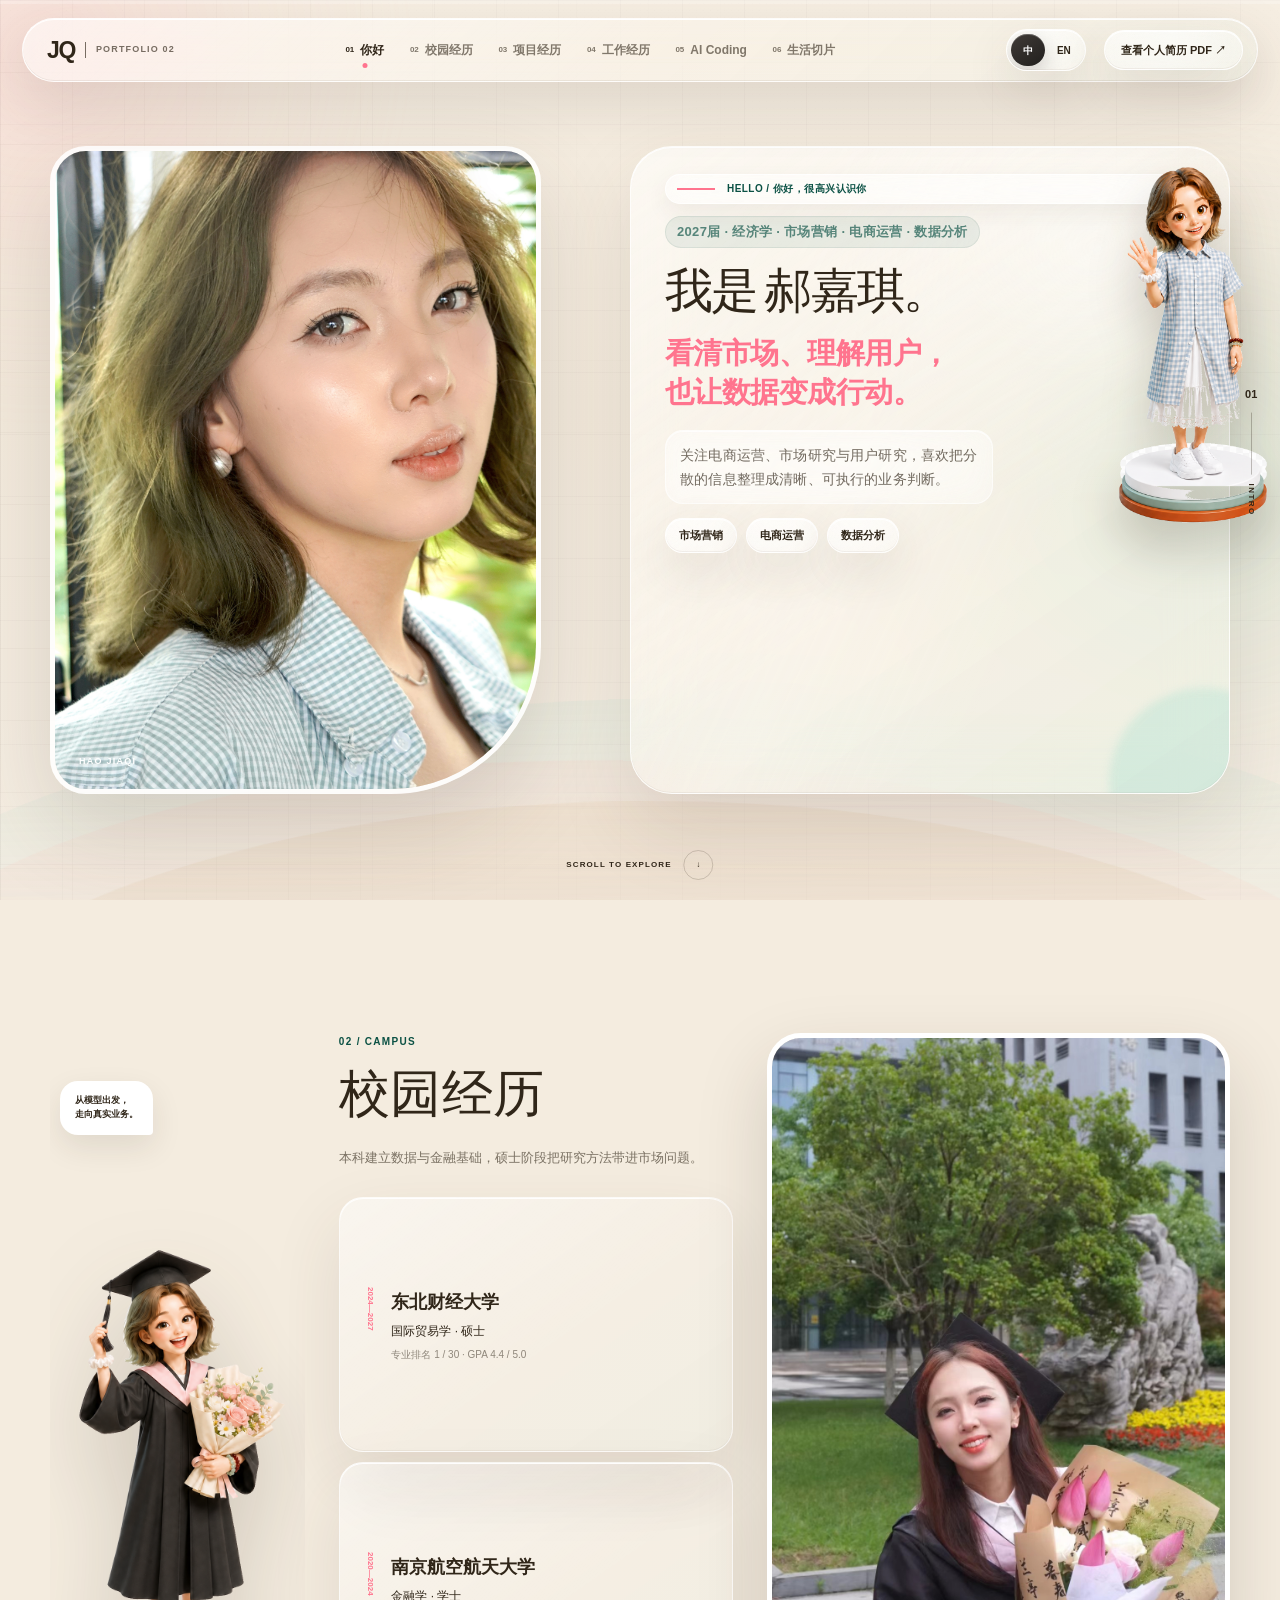
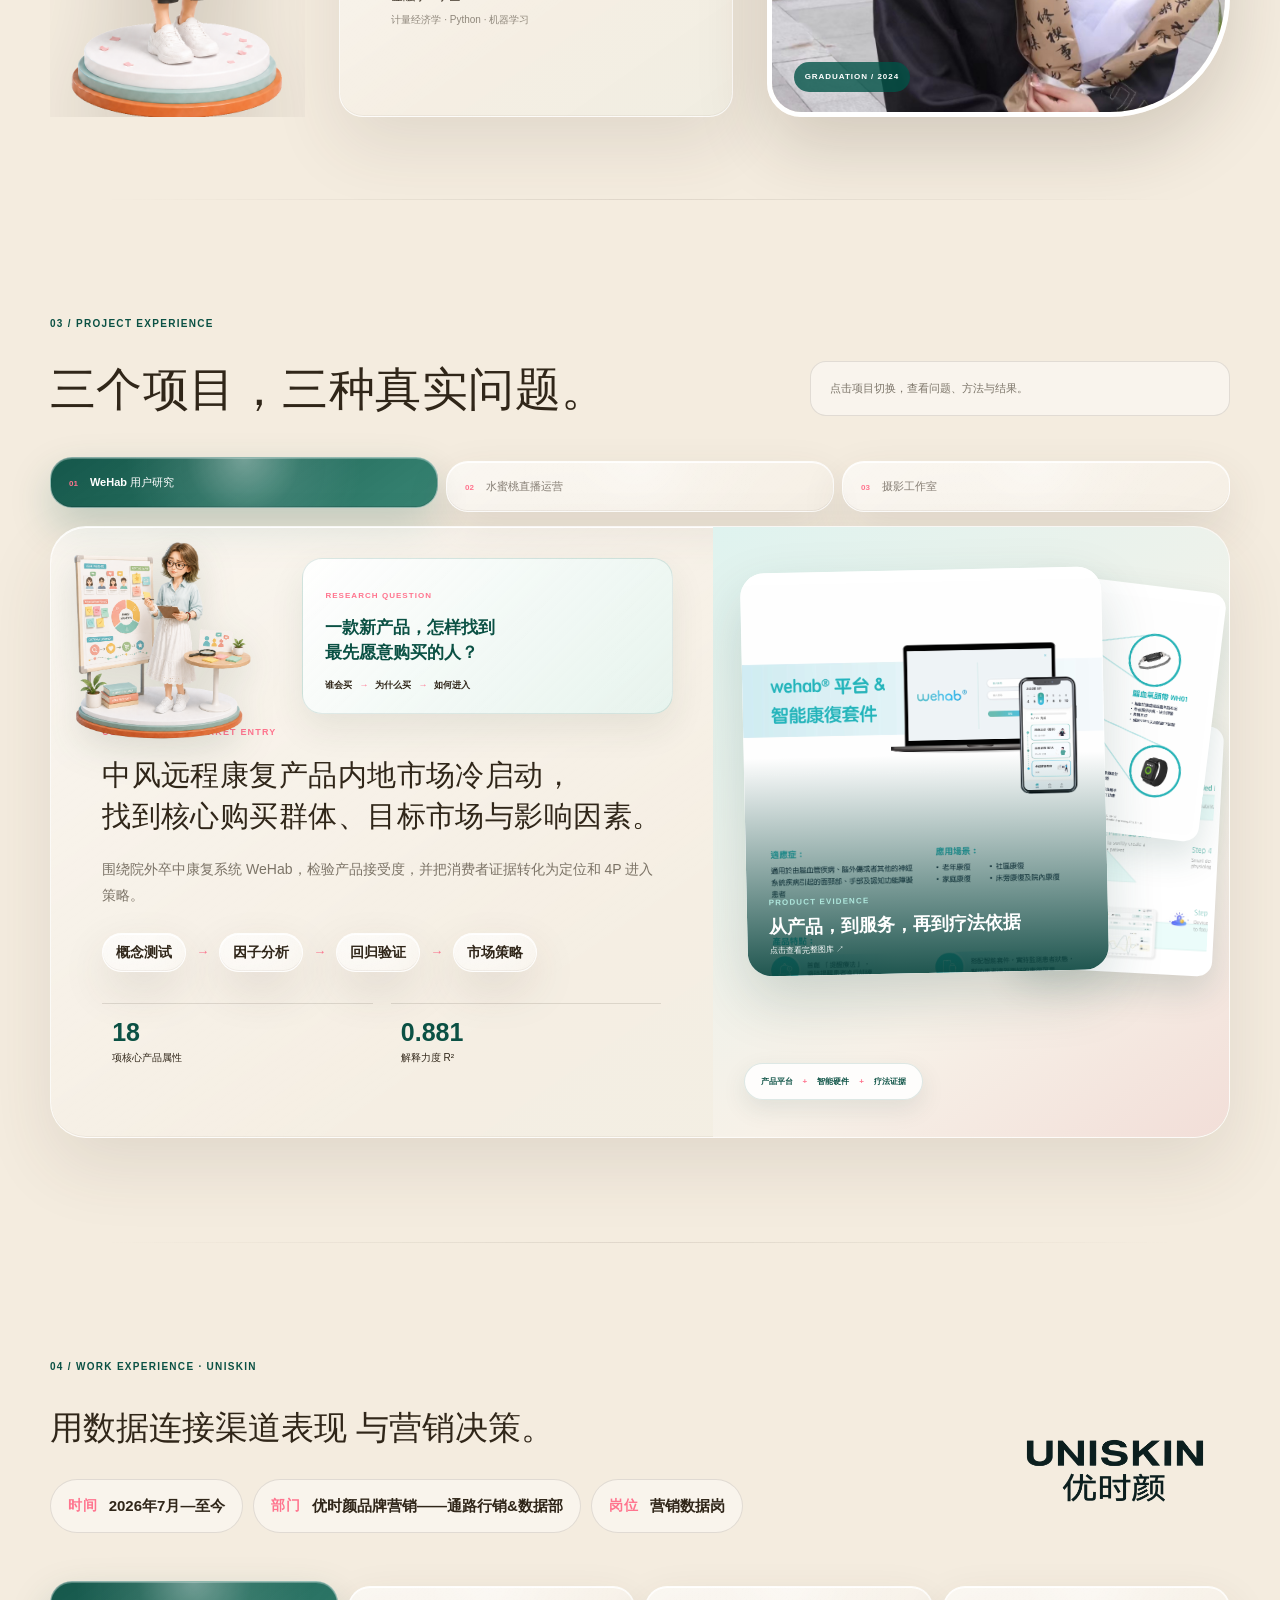
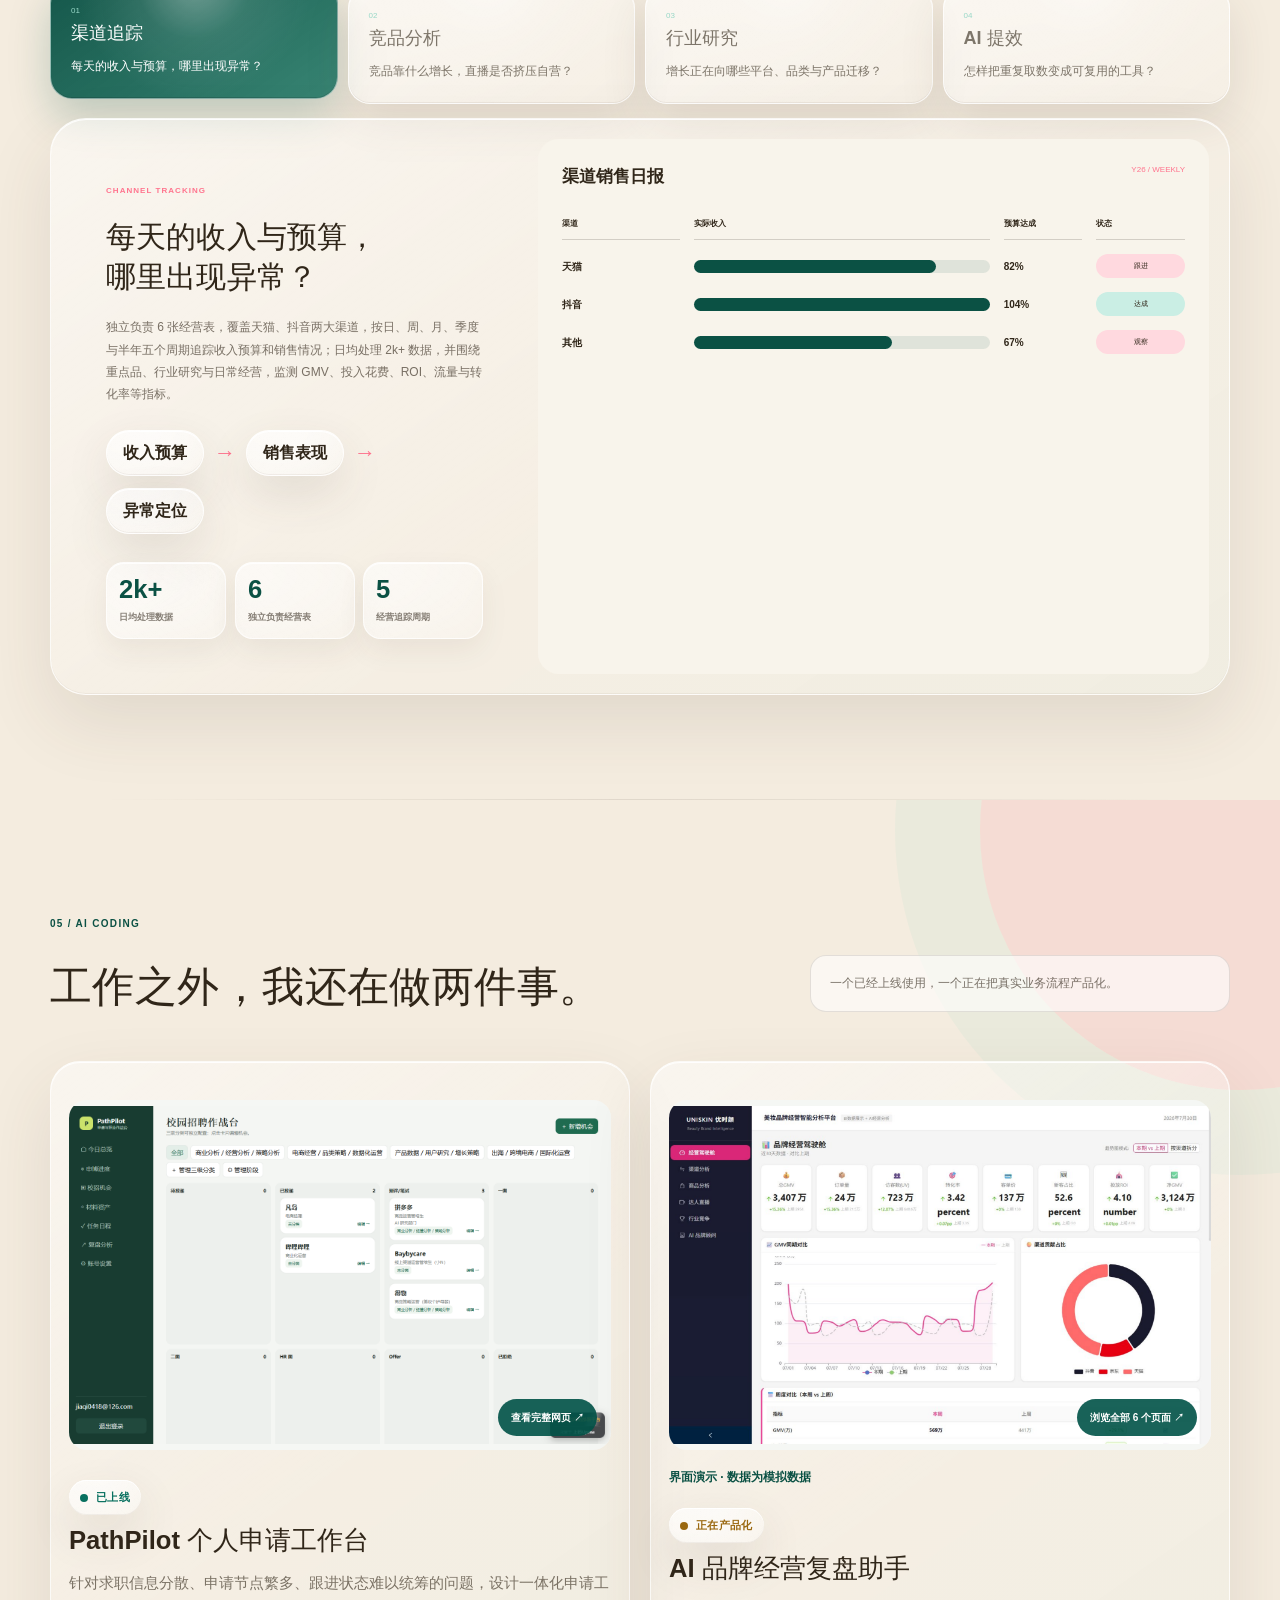
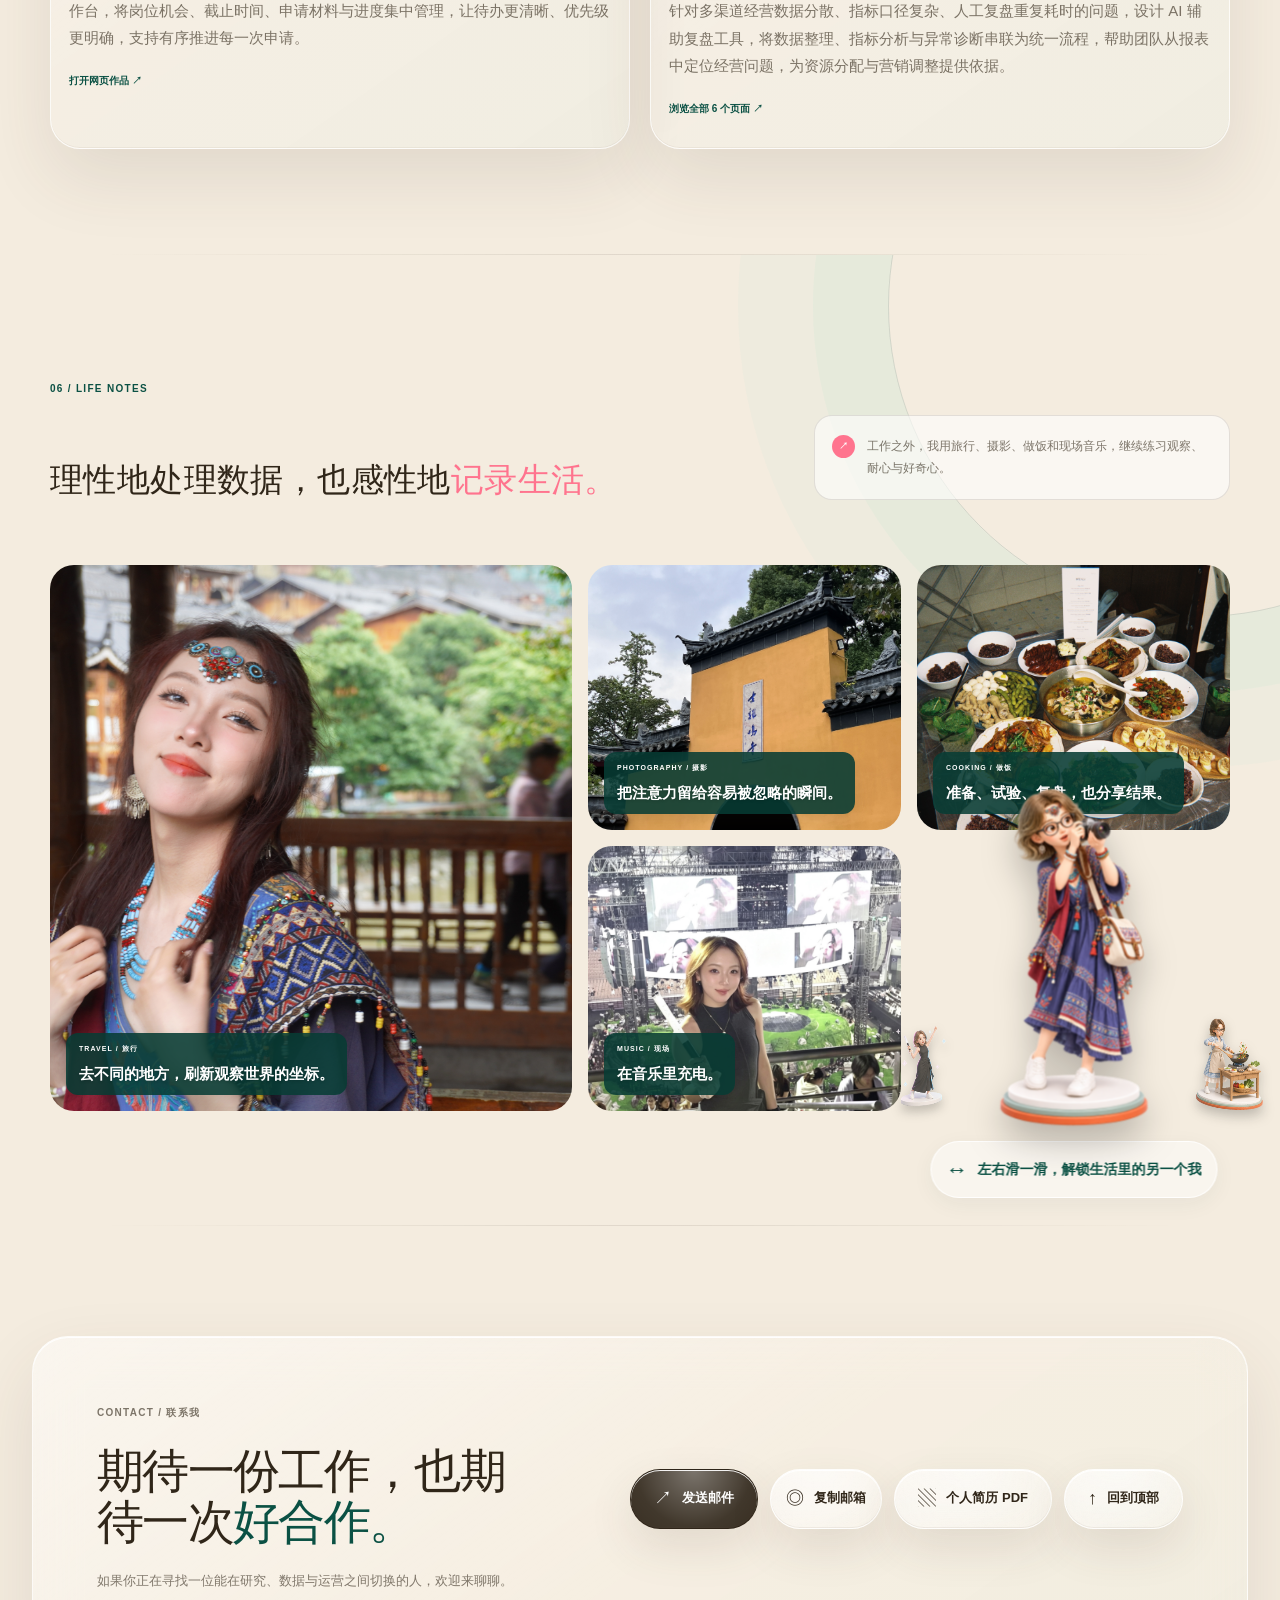
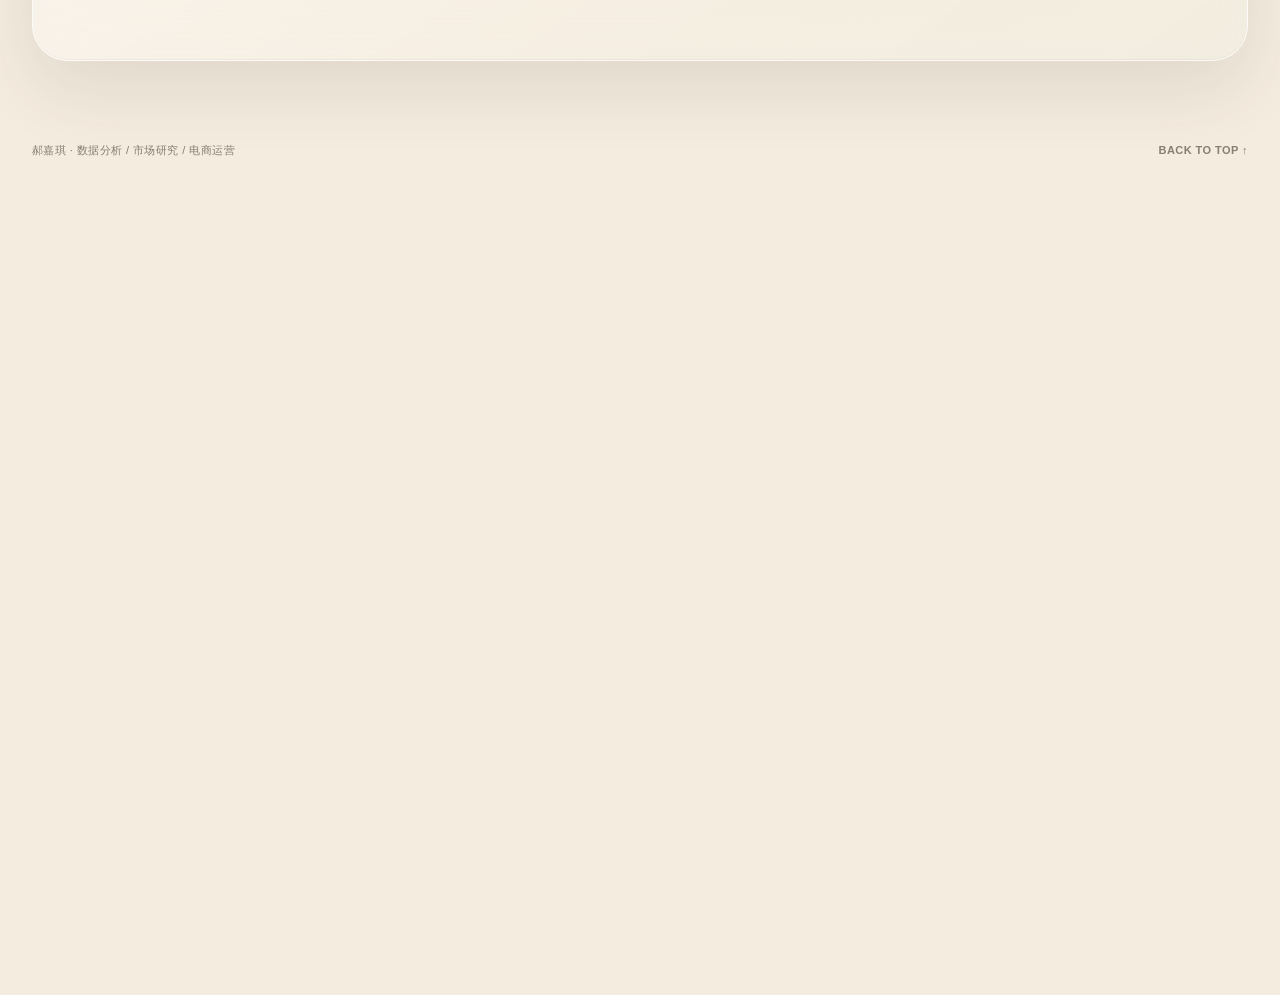
<file: index.html>
<!doctype html>
<html lang="zh-CN">
<head>
  <meta charset="utf-8">
  <meta name="viewport" content="width=device-width, initial-scale=1">
  <meta name="description" content="郝嘉琪的个人主页第二版：数据拆解、市场分析与用户洞察。">
  <title>郝嘉琪｜Portfolio 02</title>
  <link rel="stylesheet" href="styles.css">
</head>
<body>
  <div class="reading-progress" aria-hidden="true"><i></i></div>
  <div class="site-atmosphere" aria-hidden="true">
    <span class="atmosphere-glow glow-rose"></span>
    <span class="atmosphere-glow glow-mint"></span>
    <span class="atmosphere-dune dune-back"></span>
    <span class="atmosphere-dune dune-middle"></span>
    <span class="atmosphere-dune dune-front"></span>
    <span class="atmosphere-grain"></span>
  </div>

  <header class="site-header">
    <a class="brand" href="#intro" aria-label="返回首页">
      <b>JQ</b><span>PORTFOLIO 02</span>
    </a>
    <nav aria-label="页面导航">
      <a href="#intro" class="is-active"><i>01</i>你好</a>
      <a href="#campus"><i>02</i>校园经历</a>
      <a href="#projects"><i>03</i>项目经历</a>
      <a href="#work"><i>04</i>工作经历</a>
      <a href="#lab"><i>05</i>AI Coding</a>
      <a href="#life"><i>06</i>生活切片</a>
    </nav>
    <button class="language-switch" type="button" data-language-switch aria-label="切换到英文">
      <span data-language-option="zh" class="is-active">中</span><span data-language-option="en">EN</span>
    </button>
    <a class="version-link" href="assets/郝嘉琪简历_27届校招.pdf" target="_blank" rel="noreferrer">查看个人简历 PDF ↗</a>
    <button class="menu-toggle" type="button" aria-label="打开导航" aria-expanded="false"><span></span><span></span></button>
  </header>

  <main>
    <section class="scene hero" id="intro" data-scene="01">
      <div class="hero-grid scene-shell">
        <figure class="portrait-card reveal-from-left" data-tilt>
          <img src="assets/portrait-original.jpg" alt="郝嘉琪个人照片">
          <figcaption><span>HAO JIAQI</span><span>2026</span></figcaption>
        </figure>

        <div class="hero-copy hero-glass-card reveal-from-right">
          <p class="eyebrow">HELLO / 你好，很高兴认识你</p>
          <p class="hero-meta">2027届 · 经济学 · 市场营销 · 电商运营 · 数据分析</p>
          <h1><span>我是</span><em>郝嘉琪。</em></h1>
          <p class="hero-statement">看清市场、理解用户，<br>也让数据变成行动。</p>
          <p class="hero-lead">关注电商运营、市场研究与用户研究，喜欢把分散的信息整理成清晰、可执行的业务判断。</p>
          <div class="role-row" aria-label="个人方向">
            <span>市场营销</span><span>电商运营</span><span>数据分析</span>
          </div>
        </div>

        <button class="greeting-character" type="button" aria-label="点击打招呼" data-greeting>
          <img src="assets/greeting-fixed-base-transparent-v5.png" alt="郝嘉琪挥手说嗨的三维卡通形象">
          <span class="greeting-bubble" aria-live="polite">Hi，欢迎来认识我！</span>
        </button>
      </div>
      <div class="scene-index" aria-hidden="true"><span>01</span><i></i><b>INTRO</b></div>
      <a class="scroll-hint" href="#campus"><span>SCROLL TO EXPLORE</span><i>↓</i></a>
    </section>

    <section class="scene new-campus" id="campus" data-scene="02">
      <div class="scene-shell campus-layout reveal-up">
        <div class="campus-mascot"><img src="assets/graduation-mascot.png" alt="毕业主题三维卡通形象"><span>从模型出发，<br>走向真实业务。</span></div>
        <div class="campus-copy"><p class="eyebrow">02 / CAMPUS</p><h2>校园经历</h2><p>本科建立数据与金融基础，硕士阶段把研究方法带进市场问题。</p><div class="campus-degrees"><article><time>2024—2027</time><b>东北财经大学</b><span>国际贸易学 · 硕士</span><small>专业排名 1 / 30 · GPA 4.4 / 5.0</small></article><article><time>2020—2024</time><b>南京航空航天大学</b><span>金融学 · 学士</span><small>计量经济学 · Python · 机器学习</small></article></div></div>
        <figure class="campus-photo"><img src="assets/graduation.jpg" alt="郝嘉琪本科毕业照"><figcaption>GRADUATION / 2024</figcaption></figure>
      </div>
    </section>

    <section class="scene experience-section projects-section" id="projects" data-scene="03">
      <div class="scene-shell experience-shell">
        <header class="experience-heading reveal-up"><p class="eyebrow">03 / PROJECT EXPERIENCE</p><h2>三个项目，三种真实问题。</h2><span>点击项目切换，查看问题、方法与结果。</span></header>
        <div class="experience-tabs reveal-up" role="tablist" data-exp-tabs="projects"><button class="is-active" data-exp="project-wehab"><i>01</i>WeHab 用户研究</button><button data-exp="project-peach"><i>02</i>水蜜桃直播运营</button><button data-exp="project-studio"><i>03</i>摄影工作室</button></div>
        <div class="experience-panels reveal-up" data-exp-panels="projects">
          <article class="experience-panel is-active" id="project-wehab"><div class="exp-copy wehab-copy"><img class="wehab-copy-mascot" src="assets/ability-market-user-research.png" alt="用户研究三维卡通场景"><div class="wehab-question-card"><small>RESEARCH QUESTION</small><b>一款新产品，怎样找到<br>最先愿意购买的人？</b><div><span>谁会买</span><i>→</i><span>为什么买</span><i>→</i><span>如何进入</span></div></div><small>USER INSIGHT · MARKET ENTRY</small><h3 class="wehab-title"><span>中风远程康复产品内地市场冷启动，</span><span>找到核心购买群体、目标市场与影响因素。</span></h3><p>围绕院外卒中康复系统 WeHab，检验产品接受度，并把消费者证据转化为定位和 4P 进入策略。</p><div class="exp-route"><span>概念测试</span><i>→</i><span>因子分析</span><i>→</i><span>回归验证</span><i>→</i><span>市场策略</span></div><ul class="wehab-metrics"><li><b>18</b> 项核心产品属性</li><li><b>0.881</b> 解释力度 R²</li></ul></div><div class="exp-visual wehab-visual wehab-wall"><button class="wehab-feature" type="button" data-wehab-open aria-label="打开 WeHab 产品与研究图库"><img src="assets/wehab-platform.png" alt="WeHab 智慧康复平台与产品套装"><span><small>PRODUCT EVIDENCE</small><b>从产品，到服务，再到疗法依据</b><em>点击查看完整图库 ↗</em></span></button><div class="wehab-stack" aria-hidden="true"><img src="assets/wehab-hardware.png" alt=""><img src="assets/wehab-workflow.png" alt=""></div><div class="wehab-proof"><span>产品平台</span><i>+</i><span>智能硬件</span><i>+</i><span>疗法证据</span></div></div></article>
          <article class="experience-panel" id="project-peach" hidden><div class="exp-copy project-story-copy"><img class="project-story-image" src="assets/data-analysis.png" alt="电商增长指标分析与商业化运营场景"><div class="wehab-question-card project-question-card"><small>CORE QUESTION</small><b>一场电商直播，怎样真正<br>产出可复用的增长方法？</b><div><span>拆节点</span><i>→</i><span>调策略</span><i>→</i><span>沉淀方法</span></div></div><small>LIVE COMMERCE · RURAL REVITALIZATION</small><h3>从田间调研到直播推广，把一次暑期实践做成可复盘的电商助农项目。</h3><p>线下走访水蜜桃与葡萄基地，梳理农产品和村民的电商需求；线上拆分直播节点，持续调整选品、讲解脚本和互动节奏。</p><div class="exp-route"><span>田间调研</span><i>→</i><span>电商科普</span><i>→</i><span>直播推广</span><i>→</i><span>媒体传播</span></div><ul><li><b>≈20%</b> 单场 GMV 提升</li><li><b>6w+</b> 直播点赞</li><li><b>6+</b> 校内外媒体报道</li></ul></div><div class="exp-visual peach-visual media-wall"><button class="media-feature" type="button" data-media-open aria-label="打开电商助农项目报道合集"><img src="assets/peach-media-toutiao.png" alt="今日头条电商助农项目报道"><span><small>MEDIA ARCHIVE</small><b>电商助农项目报道合集</b><em>点击展开 6 篇报道 ↗</em></span></button><div class="media-stack" aria-hidden="true"><img src="assets/peach-media-tv.png" alt=""><img src="assets/peach-media-haimen.png" alt=""><img src="assets/peach-media-campus.png" alt=""></div><div class="media-strip"><span>田间调研</span><i>→</i><span>直播推广</span><i>→</i><span>媒体报道</span></div></div></article>
          <article class="experience-panel" id="project-studio" hidden><div class="exp-copy project-story-copy"><div class="studio-brand-animation" aria-label="奇奇妙妙摄影动态标识"><span class="studio-spark spark-one">✦</span><span class="studio-spark spark-two">✦</span><div class="studio-print print-one"></div><div class="studio-print print-two"></div><div class="studio-camera"><i></i><b></b><em></em></div><strong>奇奇妙妙摄影</strong><small>QIQIMIAOMIAO STUDIO</small></div><div class="wehab-question-card project-question-card"><small>CORE QUESTION</small><b>一次商业拍摄，怎样从创意<br>走到稳定交付与持续合作？</b><div><span>定方案</span><i>→</i><span>做拍摄</span><i>→</i><span>促复购</span></div></div><small>CONTENT STRATEGY · DELIVERY</small><h3>让内容不只好看，也能推动一次真实合作落地。</h3><p>围绕垂类账号做竞品、受众与场景分析，把选题判断转化为拍摄方案、内容交付和客户沟通。</p><div class="exp-route"><span>竞品观察</span><i>→</i><span>选题设计</span><i>→</i><span>拍摄执行</span><i>→</i><span>内容复盘</span></div><ul><li><b>150+</b> 垂类内容项目</li><li><b>10+</b> 场拍摄落地</li><li><b>4 年</b> 持续参与</li></ul></div><div class="exp-visual studio-visual"><div class="photo-stack studio-photo-stack"><figure><img src="assets/qiqumiao-studio-classroom.jpg" alt="教室青春主题多人摄影作品"><figcaption><small>QI QI MIAO MIAO STUDIO</small><b>校园写真 · 把青春留在镜头里</b></figcaption></figure><img src="assets/qiqumiao-studio-graduation-v2.png" alt="毕业季抛帽双人摄影作品"></div></div></article>
        </div>
      </div>
    </section>

    <section class="scene experience-section work-section" id="work" data-scene="04">
      <div class="scene-shell experience-shell">
        <header class="experience-heading light work-experience-heading reveal-up">
          <p class="eyebrow">04 / WORK EXPERIENCE · UNISKIN</p>
          <div class="internship-overview">
            <h2><span>用数据连接渠道表现</span><span>与营销决策。</span></h2>
            <dl>
              <div><dt>时间</dt><dd>2026年7月—至今</dd></div>
              <div><dt>部门</dt><dd>优时颜品牌营销——通路行销&amp;数据部</dd></div>
              <div><dt>岗位</dt><dd>营销数据岗</dd></div>
            </dl>
          </div>
          <div class="uniskin-brand-mark"><img src="assets/uniskin-logo-transparent-hd.png" alt="UNISKIN 优时颜 Logo"></div>
        </header>
        <div class="work-nav reveal-up" role="tablist" data-exp-tabs="work"><button class="is-active" data-exp="work-channel"><i>01</i><b>渠道追踪</b><span>每天的收入与预算，哪里出现异常？</span></button><button data-exp="work-competitor"><i>02</i><b>竞品分析</b><span>竞品靠什么增长，直播是否挤压自营？</span></button><button data-exp="work-industry"><i>03</i><b>行业研究</b><span>增长正在向哪些平台、品类与产品迁移？</span></button><button data-exp="work-ai"><i>04</i><b>AI 提效</b><span>怎样把重复取数变成可复用的工具？</span></button></div>
        <div class="work-panels reveal-up" data-exp-panels="work">
          <article class="work-panel is-active" id="work-channel"><div class="work-copy"><small>CHANNEL TRACKING</small><h3>每天的收入与预算，哪里出现异常？</h3><p>独立负责 6 张经营表，覆盖天猫、抖音两大渠道，按日、周、月、季度与半年五个周期追踪收入预算和销售情况；日均处理 2k+ 数据，并围绕重点品、行业研究与日常经营，监测 GMV、投入花费、ROI、流量与转化率等指标。</p><div><span>收入预算</span><i>→</i><span>销售表现</span><i>→</i><span>异常定位</span></div><ul class="work-stats"><li><b data-count="2000" data-suffix="+" data-compact="true">0</b><span>日均处理数据</span></li><li><b data-count="6">0</b><span>独立负责经营表</span></li><li><b data-count="5">0</b><span>经营追踪周期</span></li></ul></div><div class="sheet-mock channel-sheet"><header><b>渠道销售日报</b><span>Y26 / WEEKLY</span></header><section><span>渠道</span><span>实际收入</span><span>预算达成</span><span>状态</span><b>天猫</b><i style="--w:82%"></i><em>82%</em><small>跟进</small><b>抖音</b><i style="--w:104%"></i><em>104%</em><small class="ok">达成</small><b>其他</b><i style="--w:67%"></i><em>67%</em><small>观察</small></section></div></article>
          <article class="work-panel" id="work-competitor" hidden><div class="work-copy"><small>COMPETITOR STUDY</small><h3>竞品靠什么增长，直播是否挤压自营？</h3><p>固定追踪洁面、眼霜、面霜与防晒四类重点产品，在天猫、抖音覆盖 20+ 品牌；一方面拆解增长趋势、上新节奏与营销动作，另一方面对照天猫整体、自营与李佳琦直播口径，判断直播节点对品牌自营的真实影响。</p><div><span>重点产品</span><i>→</i><span>营销动作</span><i>→</i><span>渠道影响</span></div><ul class="work-stats"><li><b data-count="4">0</b><span>重点产品品类</span></li><li><b data-count="20" data-suffix="+">0</b><span>持续追踪品牌</span></li><li><b data-count="2">0</b><span>覆盖电商平台</span></li></ul></div><div class="competitor-board"><span><b>HBN</b><strong>−85.0%</strong><small>节点性迁移</small></span><span><b>至简</b><strong>+124.9%</strong><small>并非稳定挤压</small></span><span><b>芙丽芳丝</b><strong>+68.8%</strong><small>需求增量</small></span><svg viewBox="0 0 500 150"><path d="M20 122 C95 118 105 32 178 77 S288 126 330 55 S420 30 480 18"/></svg></div></article>
          <article class="work-panel" id="work-industry" hidden><div class="work-copy"><small>INDUSTRY RESEARCH</small><h3>增长正在向哪些平台、品类与产品迁移？</h3><p>围绕 GMV 与 ROI 两个核心结果，整合天猫与抖音行业数据，从平台、细分品类、品牌、产品和 Top 榜单逐层拆解；覆盖 8 个护肤细分品类，并将研究结论沉淀为 3 份专题分析。</p><div><span>GMV / ROI</span><i>→</i><span>平台与品类</span><i>→</i><span>品牌与产品</span></div><ul class="work-stats"><li><b data-count="3">0</b><span>专题分析</span></li><li><b data-count="8">0</b><span>护肤细分品类</span></li><li><b data-count="2">0</b><span>覆盖电商平台</span></li></ul></div><div class="industry-map"><span class="total"><small>淘抖整体</small><b>+9.9%</b></span><span class="tmall"><small>淘宝 GMV</small><b>−8.6%</b></span><span class="douyin"><small>抖音 GMV</small><b>+21.1%</b></span><div><i style="--s:38%">洁面</i><i style="--s:54%">化妆水</i><i style="--s:72%">精华</i></div></div></article>
          <article class="work-panel" id="work-ai" hidden><div class="work-copy"><small>AI EFFICIENCY</small><h3>怎样把重复取数变成可复用的工具？</h3><p>从 0 到 1 搭建直播间产品经营分析工具，将 Excel 拖拽上传、字段自动映射、6 类品类识别、跨周期筛选与结果导出固化为标准流程，把单日报处理从约 1 小时缩短到约 0.4 小时。</p><div><span>原始底表</span><i>→</i><span>自动处理</span><i>→</i><span>复用工具</span></div><ul class="work-stats"><li><b data-count="60" data-suffix="%">0</b><span>单日报处理提效</span></li><li><b data-count="6">0</b><span>自动识别品类</span></li><li><b data-count="3">0</b><span>GMV 异常识别反馈</span></li></ul></div><a class="work-dashboard" href="assets/gmv-top30-dashboard.html" target="_blank"><img src="assets/gmv-preview.png" alt="李佳琦直播GMV Top30看板"><span>打开网页作品 ↗</span></a></article>
        </div>
      </div>
    </section>

    <section class="scene new-lab" id="lab" data-scene="05">
      <div class="scene-shell lab-shell">
        <header class="experience-heading light reveal-up"><p class="eyebrow">05 / AI CODING</p><h2>工作之外，我还在做两件事。</h2><span>一个已经上线使用，一个正在把真实业务流程产品化。</span></header>
        <div class="lab-grid reveal-up">
          <article>
            <a class="lab-preview-full" href="assets/PathPilot.html" target="_blank"><img src="assets/pathpilot-full-preview.png" alt="PathPilot个人申请工作台完整网页"><span>查看完整网页 ↗</span></a>
            <small class="product-status is-live"><i></i>已上线</small>
            <h3>PathPilot 个人申请工作台</h3>
            <p>针对求职信息分散、申请节点繁多、跟进状态难以统筹的问题，设计一体化申请工作台，将岗位机会、截止时间、申请材料与进度集中管理，让待办更清晰、优先级更明确，支持有序推进每一次申请。</p>
            <a href="assets/PathPilot.html" target="_blank">打开网页作品 ↗</a>
          </article>
          <article class="brand-review-card">
            <a class="lab-preview-full" href="assets/brand-review-screen-1.png" data-review-open><img src="assets/brand-review-web-preview.png" alt="AI品牌经营复盘助手开发阶段网页界面，模拟数据演示"><span>浏览全部 6 个页面 ↗</span></a>
            <small class="demo-data-note">界面演示 · 数据为模拟数据</small>
            <small class="product-status is-building"><i></i>正在产品化</small>
            <h3>AI 品牌经营复盘助手</h3>
            <p>针对多渠道经营数据分散、指标口径复杂、人工复盘重复耗时的问题，设计 AI 辅助复盘工具，将数据整理、指标分析与异常诊断串联为统一流程，帮助团队从报表中定位经营问题，为资源分配与营销调整提供依据。</p>
            <a href="assets/brand-review-screen-1.png" data-review-open>浏览全部 6 个页面 ↗</a>
          </article>
        </div>
      </div>
    </section>

    <section class="scene method" id="method" data-scene="02">
      <div class="method-orbit one" aria-hidden="true"></div>
      <div class="method-orbit two" aria-hidden="true"></div>
      <div class="method-grid scene-shell">
        <div class="method-visual reveal-from-left">
          <span class="visual-note top">WHAT HAPPENED?</span>
          <img src="assets/data-analysis.png" alt="郝嘉琪进行数据分析的三维卡通形象">
          <span class="visual-note bottom">WHAT SHOULD WE DO?</span>
        </div>

        <div class="method-copy reveal-from-right">
          <p class="eyebrow light">02 / HOW I THINK</p>
          <h2>不止整合数据，<br>更解释数据背后的<br><em>用户与市场。</em></h2>
          <p>我习惯先还原问题，再选择指标和方法。数据负责描述变化，市场帮助定位机会，用户则解释变化为什么发生。</p>
          <ol class="method-steps">
            <li><span>01</span><div><b>整理</b><small>统一口径，让信息可以比较</small></div></li>
            <li><span>02</span><div><b>拆解</b><small>沿渠道、人群与场景寻找变量</small></div></li>
            <li><span>03</span><div><b>行动</b><small>把判断翻译成下一步方案</small></div></li>
          </ol>
        </div>
      </div>
      <div class="scene-index light" aria-hidden="true"><span>02</span><i></i><b>METHOD</b></div>
    </section>

    <section class="scene abilities" id="abilities" data-scene="02">
      <div class="abilities-shell scene-shell">
        <header class="abilities-heading reveal-up">
          <div>
            <p class="eyebrow">02 / THREE CONNECTED LENSES</p>
            <h2>三种视角，<br><em>一条判断链路。</em></h2>
          </div>
          <p>它们解决不同问题，但最终都指向同一件事：减少模糊，让下一步更有依据。</p>
          <button class="ability-companion" type="button" data-ability-companion aria-label="点击市场与用户研究形象查看研究笔记">
            <img src="assets/ability-market-user-research.png" alt="郝嘉琪整理用户画像、市场细分和用户旅程的三维卡通场景">
            <span aria-live="polite">用户说了什么？</span>
          </button>
        </header>

        <div class="merged-method reveal-up" aria-label="工作方法">
          <span><i>01</i><b>整理</b><small>统一口径，让信息可以比较</small></span>
          <em>→</em><span><i>02</i><b>拆解</b><small>沿渠道、人群与场景寻找变量</small></span>
          <em>→</em><span><i>03</i><b>行动</b><small>把判断翻译成下一步方案</small></span>
        </div>

        <div class="ability-tabs reveal-up" role="tablist" aria-label="能力视角" data-tab-group="ability">
          <button class="is-active" type="button" role="tab" aria-selected="true" data-tab="ability-data"><span>01</span>数据拆解</button>
          <button type="button" role="tab" aria-selected="false" data-tab="ability-market"><span>02</span>市场分析</button>
          <button type="button" role="tab" aria-selected="false" data-tab="ability-user"><span>03</span>用户洞察</button>
        </div>

        <div class="ability-panels reveal-up" data-panels="ability">
          <article class="ability-panel data is-active" id="ability-data" role="tabpanel">
            <div class="ability-copy">
              <p>DATA DECOMPOSITION</p>
              <h3>把复杂业务拆成<br>可比较、可追踪、<br><em>可行动的指标。</em></h3>
              <div class="ability-flow"><span>原始数据</span><i>→</i><span>指标关系</span><i>→</i><span>经营动作</span></div>
              <ul><li>口径整理与取数 SOP</li><li>渠道、漏斗与 ROI 拆解</li><li>日报、复盘与异常定位</li></ul>
            </div>
            <div class="ability-art chart-art" aria-hidden="true">
              <div class="metric"><b>GMV</b><span>成交结果</span></div>
              <div class="metric"><b>ROI</b><span>投入效率</span></div>
              <div class="metric"><b>CVR</b><span>链路转化</span></div>
              <svg viewBox="0 0 520 270"><path d="M24 225 C92 212 105 165 160 178 S246 206 276 131 S371 104 490 35"/><g><circle cx="24" cy="225" r="7"/><circle cx="160" cy="178" r="7"/><circle cx="276" cy="131" r="7"/><circle cx="490" cy="35" r="7"/></g></svg>
            </div>
          </article>

          <article class="ability-panel market" id="ability-market" role="tabpanel" hidden>
            <div class="ability-copy">
              <p>MARKET ANALYSIS</p>
              <h3>不只判断市场大小，<br>更找到值得进入的<br><em>机会坐标。</em></h3>
              <div class="ability-flow"><span>行业供需</span><i>→</i><span>竞争地图</span><i>→</i><span>进入策略</span></div>
              <ul><li>行业趋势与细分类目研究</li><li>竞品、价格带与渠道比较</li><li>市场规模与机会优先级</li></ul>
            </div>
            <div class="ability-art market-art" aria-hidden="true">
              <div class="market-ring"><span>机会</span></div>
              <b class="market-tag one">需求强度</b><b class="market-tag two">竞争密度</b><b class="market-tag three">进入门槛</b>
            </div>
          </article>

          <article class="ability-panel user" id="ability-user" role="tabpanel" hidden>
            <div class="ability-copy">
              <p>USER INSIGHT</p>
              <h3>从行为与反馈里，<br>识别需求、障碍与<br><em>真实使用场景。</em></h3>
              <div class="ability-flow"><span>用户表达</span><i>→</i><span>人群分层</span><i>→</i><span>场景方案</span></div>
              <ul><li>问卷设计与需求验证</li><li>用户画像、分层与旅程</li><li>痛点提炼与信息转译</li></ul>
            </div>
            <div class="ability-art user-art" aria-hidden="true">
              <div class="avatar a"><i></i><span>效率型</span></div><div class="avatar b"><i></i><span>品质型</span></div><div class="avatar c"><i></i><span>体验型</span></div>
              <div class="insight-card"><small>KEY INSIGHT</small><b>人们说了什么，<br>与真正需要什么？</b></div>
            </div>
          </article>
        </div>

        <p class="evidence-note reveal-up"><span>关于数字</span>不做跨经历的“大汇总”。方法在这里展示，结果回到每一段真实经历里单独说明。</p>
      </div>
      <div class="scene-index" aria-hidden="true"><span>02</span><i></i><b>LENSES</b></div>
    </section>

    <section class="case-study case-lab" id="legacy-case-cleanser" data-scene="04">
      <div class="case-lab-shell scene-shell">
        <header class="case-lab-heading reveal-up">
          <div><span>CASE 01</span><p>竞品研究 · 渠道分析 · 经营判断</p></div>
          <h2>头部直播，究竟带来<em>新增</em>，<br>还是让成交<em>换了地方？</em></h2>
          <p>我把五个洁面竞品的天猫整体、自营与李佳琦渠道放在同一口径下，追踪直播节点前后的变化。</p>
        </header>

        <div class="case-lab-body reveal-up">
          <aside class="case-researcher" aria-label="数据分析形象">
            <img src="assets/data-analysis.png" alt="郝嘉琪进行渠道数据分析的三维卡通形象">
            <div class="research-bubble"><span>判断标准</span><b>自营绝对销售额</b><small>不是只看直播渠道占比</small></div>
          </aside>

          <div class="case-console">
            <div class="case-tabs" role="tablist" aria-label="竞品数据对比" data-tab-group="case">
              <button class="is-active" type="button" role="tab" aria-selected="true" data-tab="case-hbn"><span>01</span>HBN</button>
              <button type="button" role="tab" aria-selected="false" data-tab="case-zhijian"><span>02</span>至简</button>
              <button type="button" role="tab" aria-selected="false" data-tab="case-freeplus"><span>03</span>芙丽芳丝</button>
            </div>
            <div class="case-panels" data-panels="case">
              <article class="case-panel is-active" id="case-hbn" role="tabpanel">
                <div class="case-panel-copy"><small>2025.10 直播节点</small><h3>成交高度集中，<br>自营短期回落。</h3><p>李佳琦贡献天猫销售 <strong>96.2%</strong>，自营环比 <strong>−85.0%</strong>，次月迅速恢复。</p><b class="case-verdict risk">节点性渠道迁移</b></div>
                <div class="mini-chart" aria-label="HBN直播节点销售变化"><div><i style="--h:30%"></i><span>9月<br>702万</span></div><div class="hot"><i style="--h:7%"></i><i class="live" style="--h:94%"></i><span>10月<br>直播2657万</span></div><div><i style="--h:76%"></i><span>11月<br>2104万</span></div></div>
              </article>
              <article class="case-panel" id="case-zhijian" role="tabpanel">
                <div class="case-panel-copy"><small>三个主要直播节点</small><h3>有迁移迹象，<br>但并非稳定规律。</h3><p>两次自营下降 <strong>−79.5% / −28.2%</strong>；另一次直播放量时，自营反而 <strong>+124.9%</strong>。</p><b class="case-verdict mixed">阶段性挤压</b></div>
                <div class="pulse-chart" aria-label="至简三个直播节点"><div><span>2025.05</span><i style="--v:21%"></i><b>−79.5%</b></div><div><span>2025.10</span><i class="up" style="--v:88%"></i><b>+124.9%</b></div><div><span>2026.05</span><i style="--v:46%"></i><b>−28.2%</b></div></div>
              </article>
              <article class="case-panel" id="case-freeplus" role="tabpanel">
                <div class="case-panel-copy"><small>三个主要直播节点</small><h3>直播放量，<br>自营也同步增长。</h3><p>自营分别增长 <strong>+68.8% / +19.7% / +25.3%</strong>，更接近需求增量与渠道协同。</p><b class="case-verdict growth">直播带来增量</b></div>
                <div class="pulse-chart growth-bars" aria-label="芙丽芳丝三个直播节点"><div><span>2025.05</span><i class="up" style="--v:82%"></i><b>+68.8%</b></div><div><span>2025.10</span><i class="up" style="--v:35%"></i><b>+19.7%</b></div><div><span>2026.05</span><i class="up" style="--v:44%"></i><b>+25.3%</b></div></div>
              </article>
            </div>
          </div>
        </div>

        <footer class="case-lab-footer reveal-up">
          <div class="case-method-line"><span>选竞品</span><i>→</i><span>拆渠道</span><i>→</i><span>标节点</span><i>→</i><span>判影响</span></div>
          <p><b>我的判断：</b>头部直播不是简单的渠道选择题。商品差异、价格机制与店铺承接能力，共同决定它带来新增需求，还是短期迁移。</p>
        </footer>
      </div>
      <div class="scene-index" aria-hidden="true"><span>04</span><i></i><b>CASE STUDY</b></div>
    </section>

    <section class="market-notebook" id="legacy-case-market">
      <div class="market-shell scene-shell">
        <header class="market-heading reveal-up">
          <div><span>CASE 02</span><p>淘抖美肤市场 · 品类研究</p></div>
          <h2>我把两个平台放在一起，<br>看见了<em>两种增长方向。</em></h2>
          <p>这不是一份被搬上网页的行业报告，而是我从数据里留下的几页研究手记。</p>
        </header>

        <div class="research-desk reveal-up">
          <div class="desk-grid" aria-hidden="true"></div>
          <div class="channel-ribbon"><span>TMALL / 货架</span><i></i><span>DOUYIN / 内容</span></div>

          <article class="market-thought">
            <p>FIRST OBSERVATION</p>
            <h3>市场还在增长，<br>但增长没有平均发生。</h3>
            <span>2026年上半年，美肤市场整体GMV同比增长约9.9%。拆开渠道后，方向完全不同。</span>
          </article>

          <div class="number-scrap scrap-market" data-drift="left">
            <small>淘抖整体</small><b><span data-count="9.9">9.9</span>%</b><p>市场仍在增长</p>
          </div>
          <div class="number-scrap scrap-tmall" data-drift="right">
            <small>淘宝 GMV</small><b>−<span data-count="8.6">8.6</span>%</b><p>货架渠道回落</p>
          </div>
          <div class="number-scrap scrap-douyin" data-drift="left">
            <small>抖音 GMV</small><b>+<span data-count="21.1">21.1</span>%</b><p>内容渠道放量</p>
          </div>

          <div class="share-note">
            <span>于是我继续追问</span>
            <p>增长发生在<em>哪些品类</em>？<br>又更依赖<em>哪个平台</em>？</p>
            <b><span data-count="68.6">68.6</span>%</b><small>淘抖美肤GMV来自抖音</small>
          </div>

          <div class="category-trail" aria-label="重点品类发现">
            <button type="button"><i style="--size:86px"></i><span>非液态精华</span><b>+195.6%</b><small>抖音占比 94.2%</small></button>
            <button type="button"><i style="--size:66px"></i><span>化妆水</span><b>+28.5%</b><small>抖音增长 52.3%</small></button>
            <button type="button"><i style="--size:58px"></i><span>洁面</span><b>+13.4%</b><small>抖音增长 30.6%</small></button>
          </div>

          <div class="market-mascot">
            <img src="assets/greeting-fixed-base-transparent-v2.png" alt="郝嘉琪观察市场数据的三维卡通形象">
            <p>热门，不等于机会。<br>关键是增长来自哪里。</p>
          </div>
        </div>

        <footer class="market-ending reveal-up">
          <p>我喜欢市场研究，是因为它能把零散的商品、内容和数字，还原成<strong>用户正在发生的选择。</strong></p>
          <span>独立完成数据整理 · 渠道拆解 · 品类比较 · 机会判断</span>
        </footer>
      </div>
    </section>

    <section class="ai-project" id="legacy-case-ai">
      <div class="ai-project-shell scene-shell">
        <header class="ai-project-heading reveal-up">
          <div><span>CASE 03</span><p>直播复盘 · VIBE CODING · AI 产品原型</p></div>
          <h2>我不想一直搬运数字，<br>于是把复盘做成了<em>可以追问的工具。</em></h2>
          <p>从李佳琦直播 Top30 看板，到 AI 品牌经营复盘助手：重复工作被整理成一条可以复用的分析链路。</p>
        </header>

        <div class="ai-product-stage reveal-up">
          <div class="tool-window dashboard-window">
            <div class="window-bar"><i></i><i></i><i></i><span>LIVE COMMERCE / TOP 30</span></div>
            <img src="assets/gmv-preview.png" alt="李佳琦直播间宝贝GMV Top30数据看板">
            <div class="dashboard-caption"><small>01 / 已完成</small><b>把分散直播明细，整理成可筛选的品类与商品排行。</b></div>
          </div>

          <div class="flow-bridge" aria-hidden="true"><span>EXCEL</span><i>→</i><span>METRIC</span><i>→</i><span>AI</span></div>

          <div class="tool-window ai-window">
            <div class="window-bar"><i></i><i></i><i></i><span>AI BRAND REVIEW / MVP PROTOTYPE</span></div>
            <div class="ai-window-inner">
              <div class="ai-status"><span><i></i>数据已接入</span><small>W30 · 21条销售记录</small></div>
              <div class="ai-task-tabs" role="tablist" aria-label="AI快捷分析任务">
                <button class="is-active" type="button" data-ai-task="channel">诊断渠道异常</button>
                <button type="button" data-ai-task="growth">发现增长机会</button>
                <button type="button" data-ai-task="weekly">生成经营周报</button>
              </div>
              <div class="agent-trace"><span>识别任务</span><i></i><span>调用分析模块</span><i></i><span>生成建议</span></div>
              <article class="ai-answer" data-ai-answer>
                <small>AI DIAGNOSIS</small>
                <h3>异常不在转化，<br>而在流量入口。</h3>
                <div><b>数据发现</b><p>天猫UV下降，转化率基本稳定；流量端是本次波动的主要来源。</p></div>
                <div><b>原因判断</b><p>搜索流量回落，需要结合品牌词份额与竞品投放进一步验证。</p></div>
                <div class="action"><b>下一步</b><p>优先检查搜索入口，再决定是否调整投放和商品承接。</p></div>
              </article>
            </div>
          </div>

          <div class="ai-maker-note">
            <img src="assets/data-analysis.png" alt="郝嘉琪设计AI分析工具的三维卡通形象">
            <p><span>我做的不只是界面</span>我把真实工作拆成字段识别、指标计算、原因分析和行动建议。</p>
          </div>
        </div>

        <footer class="ai-project-footer reveal-up">
          <div><span>真实起点</span><b>每周复盘需要跨表整理、计算与写结论</b></div>
          <i>→</i>
          <div><span>工具沉淀</span><b>数据上传 → 指标计算 → AI诊断 → 行动建议</b></div>
          <i>→</i>
          <div><span>作品价值</span><b>把业务理解翻译成可复用的产品逻辑</b></div>
        </footer>
      </div>
    </section>

    <section class="project-story" id="case-cleanser" data-scene="03">
      <div class="story-intro scene-shell reveal-up">
        <p>03 / SELECTED WORK</p>
        <h2>从发现一个异常，<br>到理解<em>一片市场。</em></h2>
        <span>三个项目不是三份报告，而是我从识别问题、理解市场，到把方法做成工具的完整过程。</span>
      </div>

      <div class="story-layout scene-shell">
        <div class="story-copy">
          <article class="story-step is-active" data-story-step="channel">
            <small>01 · 发现问题</small>
            <p class="story-bridge">最初，我面对的只是一张不断更新的直播数据表。</p>
            <h3>直播增长，究竟是新增需求，<br>还是成交<em>换了地方？</em></h3>
            <p>我把 HBN、至简、芙丽芳丝等洁面竞品的天猫自营与李佳琦渠道放在同一口径下，观察直播节点前后的绝对销售变化。</p>
            <div class="story-facts"><span><b>HBN</b>自营 −85.0%</span><span><b>至简</b>阶段性迁移</span><span><b>芙丽芳丝</b>自营同步增长</span></div>
            <blockquote>同样进入头部直播，结果却不是同一条路。</blockquote>
          </article>

          <article class="story-step" data-story-step="market">
            <small>02 · 扩大视野</small>
            <p class="story-bridge">但只看几个竞品，还不足以理解市场。</p>
            <h3>我把淘宝和抖音放在一起，<br>看见了<em>两种增长方向。</em></h3>
            <p>2026年上半年，美肤市场仍在增长；拆开渠道后，淘宝回落、抖音放量。增长不是平均发生，而是沿平台和品类重新分布。</p>
            <div class="story-facts market-facts"><span><b>+9.9%</b>淘抖整体</span><span><b>−8.6%</b>淘宝GMV</span><span><b>+21.1%</b>抖音GMV</span></div>
            <blockquote>热门不等于机会，关键是增长来自哪里。</blockquote>
          </article>

          <article class="story-step" data-story-step="ai">
            <small>03 · 沉淀方法</small>
            <p class="story-bridge">当整理、拆解和解释不断重复，我开始追问另一件事。</p>
            <h3>这些分析方法，<br>能不能被<em>工具记住？</em></h3>
            <p>我先做了李佳琦直播 Top30 看板，再把真实复盘流程拆成数据上传、指标计算、AI 诊断与行动建议，形成 AI 品牌经营复盘助手 MVP 原型。</p>
            <div class="story-ai-actions" role="tablist" aria-label="AI分析任务">
              <button class="is-active" type="button" data-story-ai="异常诊断">异常诊断</button>
              <button type="button" data-story-ai="增长机会">增长机会</button>
              <button type="button" data-story-ai="经营周报">经营周报</button>
            </div>
            <blockquote>从看见数字，到解释原因，再到明确下一步。</blockquote>
          </article>
        </div>

        <div class="story-stage-wrap">
          <div class="story-stage" data-story-stage="channel">
            <div class="story-stage-top"><span data-stage-index>01 / CHANNEL</span><b>DATA → JUDGEMENT → TOOL</b></div>
            <div class="story-data-line" aria-hidden="true"><i></i><i></i><i></i><i></i><i></i></div>

            <div class="stage-scene stage-channel is-active">
              <div class="sheet-fragment"><span>直播节点</span><b>2025.10</b><i></i><small>自营销售变化</small></div>
              <div class="brand-node node-hbn"><span>HBN</span><b>−85.0%</b><small>渠道迁移</small></div>
              <div class="brand-node node-zhijian"><span>至简</span><b>+124.9%</b><small>并非稳定挤压</small></div>
              <div class="brand-node node-freeplus"><span>芙丽芳丝</span><b>+68.8%</b><small>需求增量</small></div>
              <svg viewBox="0 0 600 380" aria-hidden="true"><path d="M95 255 C190 140 250 315 335 195 S455 110 530 168"/><circle cx="95" cy="255" r="7"/><circle cx="335" cy="195" r="7"/><circle cx="530" cy="168" r="7"/></svg>
            </div>

            <div class="stage-scene stage-market">
              <div class="market-stream tmall-stream"><span>TMALL</span><b>−8.6%</b></div>
              <div class="market-stream douyin-stream"><span>DOUYIN</span><b>+21.1%</b></div>
              <div class="market-share"><b>68.6%</b><span>成交来自抖音</span></div>
              <div class="market-bubble bubble-serum"><b>+195.6%</b><span>非液态精华</span></div>
              <div class="market-bubble bubble-toner"><b>+28.5%</b><span>化妆水</span></div>
              <div class="market-bubble bubble-cleanser"><b>+13.4%</b><span>洁面</span></div>
            </div>

            <div class="stage-scene stage-ai">
              <div class="ai-demo-head"><span><i></i>AI REVIEW ASSISTANT</span><small>MVP PROTOTYPE</small></div>
              <div class="ai-demo-flow"><span>Excel</span><i>→</i><span>指标</span><i>→</i><span>诊断</span><i>→</i><span>行动</span></div>
              <div class="ai-demo-card">
                <small data-story-ai-label>异常诊断 / AI DIAGNOSIS</small>
                <h4 data-story-ai-title>异常不在转化，<br>而在流量入口。</h4>
                <p><b>数据发现</b><span data-story-ai-finding>天猫UV下降，转化率基本稳定。</span></p>
                <p><b>原因判断</b><span data-story-ai-reason>流量入口是本次波动的主要来源。</span></p>
                <p class="next"><b>下一步</b><span data-story-ai-next>优先检查搜索入口与商品承接。</span></p>
              </div>
            </div>

            <div class="story-character research-version"><img src="assets/ability-market-user-research.png" alt="郝嘉琪整理用户画像与市场信息的三维卡通场景"><p data-character-note>先别急着下结论，<br>让我再拆一层。</p></div>
          </div>
        </div>
      </div>

      <footer class="story-outro scene-shell reveal-up">
        <div class="story-outro-copy"><p>我真正想展示的，不是做过几张表，<br>而是如何把<strong>数据逐步变成判断与洞察。</strong></p><div><span>渠道判断</span><i>→</i><span>市场洞察</span><i>→</i><span>工具沉淀</span></div></div>
        <div class="story-outro-visual">
          <div class="outro-browser"><header><i></i><i></i><i></i><span>LIVE COMMERCE / REVIEW</span></header><img src="assets/gmv-preview.png" alt="李佳琦直播GMV看板局部预览"></div>
          <div class="outro-cards"><span><small>01 / CHANNEL</small><b>同口径比较</b></span><span><small>02 / MARKET</small><b>跨平台拆解</b></span><span><small>03 / TOOL</small><b>沉淀为工具</b></span></div>
          <img class="outro-mascot" src="assets/ability-market-user-research.png" alt="市场与用户研究三维卡通形象">
        </div>
      </footer>
    </section>

    <section class="scene journey" id="journey" data-scene="04">
      <div class="journey-shell scene-shell">
        <header class="journey-heading reveal-up">
          <p class="eyebrow">04 / MY JOURNEY</p>
          <h2>我不是突然会做分析的。<br><em>每一步，都在靠近真实业务。</em></h2>
          <p>从课堂里的模型，到项目中的用户，再到实习里的渠道与销售——方法没有被割裂，而是在一次次真实问题里长出来。</p>
        </header>

        <div class="journey-timeline reveal-up" role="tablist" aria-label="成长时间线" data-tab-group="journey">
          <button class="is-active" type="button" role="tab" aria-selected="true" data-tab="journey-foundation"><time>2020—2024</time><b>建立数据直觉</b><span>金融学 · 南航</span></button>
          <button type="button" role="tab" aria-selected="false" data-tab="journey-practice"><time>2023</time><b>走进真实经营</b><span>直播助农项目</span></button>
          <button type="button" role="tab" aria-selected="false" data-tab="journey-research"><time>2024—2027</time><b>把研究做深</b><span>国际贸易学 · 东财</span></button>
          <button type="button" role="tab" aria-selected="false" data-tab="journey-business"><time>2026</time><b>让分析服务行动</b><span>优时颜 · 数据营销</span></button>
        </div>

        <div class="journey-story reveal-up" data-panels="journey">
          <article class="journey-chapter is-active" id="journey-foundation" role="tabpanel">
            <div class="chapter-copy"><p>01 / FOUNDATION</p><h3>先学会用数字，<br>描述一个复杂世界。</h3><span>金融工程、计量经济学、Python 与机器学习，让我习惯先拆变量、找关系，再形成判断。</span><ul><li>南京航空航天大学 · 金融学</li><li>从模型与数据中建立结构化思维</li></ul></div>
            <figure class="chapter-visual graduation-chapter"><img src="assets/graduation.jpg" alt="郝嘉琪本科毕业照片"><img class="chapter-mascot" src="assets/graduation-mascot.png" alt="毕业主题三维卡通形象"><figcaption>THE START OF<br>STRUCTURED THINKING</figcaption></figure>
          </article>
          <article class="journey-chapter" id="journey-practice" role="tabpanel">
            <div class="chapter-copy"><p>02 / PRACTICE</p><h3>数字第一次，<br>和真实成交连在一起。</h3><span>在阳山水蜜桃助农项目中，我开始关注直播节奏、用户流失节点与 GMV，不只是“做内容”，而是追问内容怎样影响成交。</span><ul><li>直播复盘 · 流失节点 · GMV</li><li>从结果数字回看运营过程</li></ul></div>
            <figure class="chapter-visual dashboard-chapter"><img src="assets/gmv-preview.png" alt="直播GMV数据看板"><figcaption>FROM CONTENT<br>TO CONVERSION</figcaption></figure>
          </article>
          <article class="journey-chapter" id="journey-research" role="tabpanel">
            <div class="chapter-copy"><p>03 / RESEARCH</p><h3>从“算得出来”，<br>走向“解释得清楚”。</h3><span>硕士阶段的实证研究与市场项目，让我更重视口径、假设和证据链，也开始把用户差异带进市场判断。</span><ul><li>东北财经大学 · 国际贸易学</li><li>专业排名 1 / 30 · GPA 4.4 / 5.0</li></ul></div>
            <figure class="chapter-visual research-chapter"><img src="assets/data-analysis.png" alt="郝嘉琪进行数据研究的三维卡通形象"><figcaption>QUESTION · METHOD<br>EVIDENCE · ANSWER</figcaption></figure>
          </article>
          <article class="journey-chapter" id="journey-business" role="tabpanel">
            <div class="chapter-copy"><p>04 / BUSINESS</p><h3>让分析离业务近一点，<br>也离行动近一点。</h3><span>在优时颜，我把方法放进日报、渠道复盘、竞品研究和代言人追踪中：数据不再是作业，而是下一步行动的依据。</span><ul><li>销售监控 · 渠道拆解 · 竞品研究</li><li>从发现问题到支持经营判断</li></ul></div>
            <figure class="chapter-visual work-chapter"><img src="assets/uniskin-team.png" alt="优时颜团队活动照片"><figcaption>DATA CLOSE TO BUSINESS<br>JUDGEMENT CLOSE TO ACTION</figcaption></figure>
          </article>
        </div>

        <p class="journey-ending reveal-up">现在，我希望继续做的，是把<strong>数据、市场与用户</strong>放在同一张图里，找到真正值得行动的答案。</p>
      </div>
      <div class="scene-index" aria-hidden="true"><span>04</span><i></i><b>JOURNEY</b></div>
    </section>

    <section class="scene ai-coding" id="ai-coding" data-scene="05">
      <div class="coding-shell scene-shell">
        <header class="coding-heading reveal-up">
          <p class="eyebrow">05 / AI CODING</p>
          <h2>遇到重复的问题，<br>我也会试着<em>自己做工具。</em></h2>
          <p>这里不再讲研究结论，只展示我怎样借助 AI，把需求变成能够打开、操作和继续迭代的网页。</p>
        </header>

        <div class="coding-works reveal-up">
          <article class="coding-work coding-dashboard">
            <div class="coding-browser">
              <div><i></i><i></i><i></i><span>GMV TOP30 / LIVE COMMERCE</span></div>
              <img src="assets/gmv-preview.png" alt="李佳琦直播间宝贝GMV Top30看板">
            </div>
            <footer><span>01 · 已完成</span><h3>李佳琦直播间<br>GMV Top30 看板</h3><p>把直播宝贝明细整理成可按月、季度、品类和关键词筛选的商品排行。</p><div><b>数据清洗</b><b>排行筛选</b><b>网页看板</b></div><a href="file:///D:/就业方向/简历/秋招/codex个人主页/李佳琦直播间%20宝贝%20GMV%20Top30%20看板.html">打开本地作品 ↗</a></footer>
          </article>

          <article class="coding-work coding-pathpilot">
            <div class="pathpilot-demo" aria-label="PathPilot界面示意">
              <aside><strong>PATH<br>PILOT</strong><i></i><i></i><i></i><small>个人作战台</small></aside>
              <main><header><span>机会追踪</span><b>+ 新增机会</b></header><div class="pilot-stats"><span><b>12</b>进行中</span><span><b>4</b>本周截止</span><span><b>3</b>待跟进</span></div><div class="pilot-board"><section><small>准备中</small><i></i><i></i></section><section><small>已投递</small><i></i><i></i><i></i></section><section><small>面试中</small><i></i></section></div></main>
            </div>
            <footer><span>02 · 已完成</span><h3>PathPilot<br>个人申请作战台</h3><p>为申博与校招场景设计的机会管理工具，把岗位、截止时间和跟进状态放进同一套流程。</p><div><b>需求设计</b><b>状态管理</b><b>个人效率</b></div><a href="file:///D:/就业方向/简历/秋招/codex个人主页/PathPilot.html">打开本地作品 ↗</a></footer>
          </article>
        </div>

        <section class="coding-next reveal-up">
          <div class="next-status"><i></i><span>IN PROGRESS / 正在做</span></div>
          <div><p>下一步，我正在把真实品牌周度复盘流程做成：</p><h3>AI 品牌经营复盘助手</h3><span>上传 Excel → 自动质检 → 指标计算 → AI 诊断 → 行动建议</span></div>
          <div class="next-links"><a href="file:///D:/就业方向/简历/运营/优时颜取数/PRD-v3-AI-Brand-Review-Assistant.pdf">查看 PRD ↗</a><a href="file:///E:/claudecode/beauty-brand-platform/frontend/index.html">查看未部署网页 ↗</a><small>网页需要在本地开发环境运行，暂未公开部署。</small></div>
        </section>
      </div>
      <div class="scene-index" aria-hidden="true"><span>05</span><i></i><b>AI CODING</b></div>
    </section>

    <section class="life-notes" id="life" data-scene="06">
      <div class="life-shell scene-shell">
        <header class="life-heading reveal-up">
          <p class="eyebrow">06 / LIFE NOTES</p>
          <h2>理性地处理数据，<br>也感性地<em>记录生活。</em></h2>
          <p>工作之外，我用旅行、摄影、做饭和现场音乐，继续练习观察、耐心与好奇心。</p>
        </header>
        <div class="life-gallery">
          <figure class="life-shot life-shot-wide reveal-up"><img src="assets/life-travel-guizhou.jpg" alt="贵州旅行摄影"><figcaption><small>TRAVEL / 旅行</small><b>去不同的地方，刷新观察世界的坐标。</b></figcaption></figure>
          <figure class="life-shot reveal-up"><img src="assets/life-travel-nanjing.jpg" alt="南京旅行摄影"><figcaption><small>PHOTOGRAPHY / 摄影</small><b>把注意力留给容易被忽略的瞬间。</b></figcaption></figure>
          <figure class="life-shot reveal-up"><img src="assets/life-cooking-table.jpg" alt="自己制作的一桌饭菜"><figcaption><small>COOKING / 做饭</small><b>准备、试验、复盘，也分享结果。</b></figcaption></figure>
          <figure class="life-shot life-shot-music reveal-up"><img src="assets/life-concert.png" alt="演唱会现场"><figcaption><small>MUSIC / 现场</small><b>在音乐里充电。</b></figcaption></figure>
          <article class="life-ring-card reveal-up" aria-label="可交互的生活形象组件">
            <div class="life-ring-stage" data-life-ring tabindex="0" role="group" aria-roledescription="形象轮播" aria-label="拖动、点击人物或使用方向键切换形象">
              <i class="life-ring-orbit" aria-hidden="true"></i>
              <button class="life-ring-item is-active" type="button" data-ring-index="0" aria-label="选择旅行摄影形象"><img src="assets/life-travel-mascot.png" alt="旅行摄影三维卡通形象" draggable="false"></button>
              <button class="life-ring-item is-next" type="button" data-ring-index="1" aria-label="选择做饭形象"><img src="assets/life-cooking-mascot.png" alt="做饭三维卡通形象" draggable="false"></button>
              <button class="life-ring-item is-prev" type="button" data-ring-index="2" aria-label="选择演唱会形象"><img src="assets/life-concert-mascot.png" alt="演唱会三维卡通形象" draggable="false"></button>
            </div>
            <p class="life-swipe-hint"><span aria-hidden="true">↔</span><span>左右滑一滑，解锁生活里的另一个我</span></p>
          </article>
        </div>
      </div>
    </section>

    <section class="contact" id="contact">
      <div class="contact-shell scene-shell reveal-up">
        <div class="contact-copy">
          <p class="eyebrow">CONTACT / 联系我</p>
          <h2>期待一份工作，<br>也期待一次<em>好合作。</em></h2>
          <span>如果你正在寻找一位能在研究、数据与运营之间切换的人，欢迎来聊聊。</span>
        </div>
        <div class="contact-actions" aria-label="联系方式">
          <a class="contact-action primary" href="mailto:jiaqi0418@126.com"><i>↗</i><span>发送邮件</span></a>
          <button class="contact-action" type="button" data-copy-email="jiaqi0418@126.com"><i>◎</i><span>复制邮箱</span></button>
          <a class="contact-action" href="assets/郝嘉琪简历_27届校招.pdf" target="_blank" rel="noreferrer"><i>▧</i><span>个人简历 PDF</span></a>
          <a class="contact-action" href="#intro"><i>↑</i><span>回到顶部</span></a>
        </div>
      </div>
      <footer class="contact-footer scene-shell"><span>郝嘉琪 · 数据分析 / 市场研究 / 电商运营</span><a href="#intro">BACK TO TOP ↑</a></footer>
    </section>
  </main>

  <dialog class="media-gallery wehab-gallery" data-wehab-gallery aria-label="WeHab 产品与研究图库">
    <button class="media-close" type="button" data-wehab-close aria-label="关闭 WeHab 图库">×</button>
    <div class="media-gallery-main"><button type="button" data-wehab-prev aria-label="上一张">←</button><figure><img data-wehab-image src="assets/wehab-platform.png" alt="WeHab 产品与研究资料"><figcaption><small data-wehab-source>WEHAB · PRODUCT SYSTEM</small><b data-wehab-title>智慧康复平台与产品套装</b><span data-wehab-note>把评估、训练与数据监测带到院外康复场景。</span></figcaption></figure><button type="button" data-wehab-next aria-label="下一张">→</button></div>
    <div class="media-thumbs" aria-label="选择 WeHab 资料"><button class="is-active" type="button" data-wehab-index="0"><img src="assets/wehab-platform.png" alt="WeHab 平台缩略图"></button><button type="button" data-wehab-index="1"><img src="assets/wehab-hardware.png" alt="智能硬件缩略图"></button><button type="button" data-wehab-index="2"><img src="assets/wehab-workflow.png" alt="服务流程缩略图"></button><button type="button" data-wehab-index="3"><img src="assets/wehab-brand.png" alt="Sharpsight 品牌缩略图"></button><button type="button" data-wehab-index="4"><img src="assets/wehab-research.png" alt="疗法研究缩略图"></button></div>
  </dialog>

  <dialog class="media-gallery" data-media-gallery aria-label="电商助农项目报道合集">
    <button class="media-close" type="button" data-media-close aria-label="关闭报道合集">×</button>
    <div class="media-gallery-main"><button type="button" data-media-prev aria-label="上一篇报道">←</button><figure><img data-media-image src="assets/peach-media-toutiao.png" alt="电商助农项目媒体报道"><figcaption><small data-media-source>今日头条 · 扬州晚报</small><b data-media-title>桃萄夏乡 赋能电商——社会实践团队开启电商赋能新篇章</b><span data-media-date>2022.08.13</span></figcaption></figure><button type="button" data-media-next aria-label="下一篇报道">→</button></div>
    <div class="media-thumbs" aria-label="选择报道"><button class="is-active" type="button" data-media-index="0"><img src="assets/peach-media-toutiao.png" alt="今日头条报道缩略图"></button><button type="button" data-media-index="1"><img src="assets/peach-media-tv.png" alt="海门新闻报道缩略图"></button><button type="button" data-media-index="2"><img src="assets/peach-media-haimen.png" alt="海门日报报道缩略图"></button><button type="button" data-media-index="3"><img src="assets/peach-media-campus.png" alt="南京校园报道缩略图"></button><button type="button" data-media-index="4"><img src="assets/peach-media-college.png" alt="经管学院报道缩略图"></button><button type="button" data-media-index="5"><img src="assets/peach-media-youth.png" alt="江苏共青团报道缩略图"></button></div>
  </dialog>

  <dialog class="review-gallery" aria-label="复盘助手网页截图相册">
    <header><div><strong data-review-title>品牌经营驾驶舱</strong><p>界面演示 · 数据为模拟数据</p></div><button type="button" data-review-close aria-label="关闭 / Close">×</button></header>
    <div class="review-image-stage"><img data-review-image src="assets/brand-review-screen-1.png" alt="品牌经营驾驶舱"></div>
    <footer><button type="button" data-review-prev aria-label="上一页 / Previous">←</button><span data-review-count aria-live="polite">1 / 6</span><button type="button" data-review-next aria-label="下一页 / Next">→</button></footer>
    <div class="review-thumbnails" data-review-thumbnails aria-label="选择页面 / Choose a page"></div>
  </dialog>
  <div class="copy-toast" role="status" aria-live="polite">邮箱已复制</div>

  <script src="script.js"></script>
  <script src="review-gallery.js"></script>
</body>
</html>
</file>
<file: styles.css>
:root {
  --ink: #302619;
  --paper: #efe2cf;
  --paper-light: #faf4ea;
  --green: #0b5144;
  --green-dark: #073c34;
  --pink: #ff748e;
  --coral: #ff8067;
  --yellow: #ffd52f;
  --mint: #98d7c7;
  --line: rgba(48, 38, 25, .18);
  --shell: min(1180px, calc(100vw - 64px));
  --ease: cubic-bezier(.22, 1, .36, 1);
}

* { box-sizing: border-box; }
html { scroll-behavior: smooth; scroll-snap-type: y proximity; overflow-x: hidden; }
body {
  margin: 0;
  color: var(--ink);
  background: var(--paper);
  font-family: "Aptos", "Segoe UI", "Microsoft YaHei UI", "Microsoft YaHei", sans-serif;
  font-size: 16px;
  line-height: 1.7;
  -webkit-font-smoothing: antialiased;
  overflow-x: hidden;
}
body.menu-open { overflow: hidden; }
a { color: inherit; text-decoration: none; }
button { padding: 0; border: 0; color: inherit; background: none; font: inherit; cursor: pointer; }
img { display: block; max-width: 100%; }
h1, h2, h3, p, figure, ol, ul { margin: 0; }
ul, ol { padding: 0; }
::selection { color: #fff; background: var(--pink); }
:focus-visible { outline: 3px solid var(--pink); outline-offset: 4px; }

.reading-progress {
  position: fixed;
  z-index: 200;
  inset: 0 0 auto;
  height: 4px;
  background: rgba(255,255,255,.22);
  pointer-events: none;
}
.reading-progress i {
  display: block;
  width: 100%;
  height: 100%;
  background: linear-gradient(90deg, var(--pink), var(--yellow), var(--mint));
  transform: scaleX(0);
  transform-origin: left;
  will-change: transform;
}

.site-header {
  position: fixed;
  z-index: 120;
  top: 18px;
  left: 50%;
  width: min(1240px, calc(100vw - 44px));
  min-height: 64px;
  padding: 10px 14px 10px 24px;
  display: grid;
  grid-template-columns: auto 1fr auto;
  align-items: center;
  gap: 30px;
  border: 1px solid rgba(255,255,255,.7);
  border-radius: 999px;
  background: rgba(250,244,234,.8);
  box-shadow: 0 14px 45px rgba(48,38,25,.09);
  backdrop-filter: blur(16px);
  transform: translateX(-50%);
  transition: color .35s ease, background .35s ease, border-color .35s ease;
}
.site-header.on-dark {
  color: #fff;
  border-color: rgba(255,255,255,.16);
  background: rgba(7,60,52,.82);
}
.brand { display: inline-flex; align-items: center; gap: 10px; }
.brand b { font-size: 23px; line-height: 1; letter-spacing: -.06em; }
.brand span { padding-left: 10px; border-left: 1px solid currentColor; font-size: 9px; font-weight: 800; letter-spacing: .17em; opacity: .65; }
.site-header nav { display: flex; justify-content: center; gap: clamp(14px, 2vw, 30px); }
.site-header nav a { position: relative; display: flex; align-items: center; gap: 6px; padding: 8px 0; font-size: 12px; font-weight: 700; white-space: nowrap; opacity: .6; transition: opacity .25s ease; }
.site-header nav a i { font-size: 8px; font-style: normal; }
.site-header nav a::after { content: ""; position: absolute; left: 50%; bottom: 0; width: 5px; height: 5px; border-radius: 50%; background: var(--pink); opacity: 0; transform: translate(-50%,5px); transition: opacity .25s ease, transform .25s ease; }
.site-header nav a:hover, .site-header nav a.is-active { opacity: 1; }
.site-header nav a:focus { outline: none; }
.site-header nav a:focus-visible { border-radius: 8px; box-shadow: 0 0 0 1px rgba(255,116,142,.45); }
.site-header nav a.is-active::after { opacity: 1; transform: translate(-50%,0); }
.version-link { padding: 10px 16px; border: 1px solid currentColor; border-radius: 999px; font-size: 11px; font-weight: 700; white-space: nowrap; }
.menu-toggle { display: none; width: 42px; height: 42px; border-radius: 50%; }
.menu-toggle span { display: block; width: 21px; height: 2px; margin: 5px auto; background: currentColor; transition: transform .3s ease; }

.scene {
  position: relative;
  min-height: 100svh;
  scroll-snap-align: start;
  overflow: hidden;
}
.scene-shell { position: relative; z-index: 2; width: var(--shell); min-height: 100svh; margin: auto; }
.eyebrow { color: var(--green); font-size: 10px; font-weight: 900; letter-spacing: .18em; text-transform: uppercase; }
.eyebrow.light { color: var(--mint); }
.scene-index {
  position: absolute;
  z-index: 4;
  right: 22px;
  top: 50%;
  display: flex;
  flex-direction: column;
  align-items: center;
  gap: 9px;
  color: var(--ink);
  transform: translateY(-50%);
}
.scene-index span { font-size: 11px; font-weight: 800; }
.scene-index i { width: 1px; height: 62px; background: currentColor; opacity: .28; }
.scene-index b { font-size: 8px; letter-spacing: .18em; writing-mode: vertical-rl; }
.scene-index.light { color: #fff; }

.reveal-from-left, .reveal-from-right, .reveal-up {
  opacity: 0;
  transition: opacity .85s ease, transform 1s var(--ease);
  will-change: opacity, transform;
}
.reveal-from-left { transform: translate3d(-70px,25px,0) rotate(-1.5deg); }
.reveal-from-right { transform: translate3d(70px,25px,0) rotate(1.5deg); }
.reveal-up { transform: translate3d(0,55px,0); }
.scene.is-visible .reveal-from-left,
.scene.is-visible .reveal-from-right,
.scene.is-visible .reveal-up { opacity: 1; transform: translate3d(0,0,0) rotate(0); }
.scene.is-visible .reveal-from-right { transition-delay: .1s; }

/* 01 — portrait and introduction */
.hero {
  background:
    radial-gradient(circle at 92% 20%, rgba(152,215,199,.52) 0 13%, transparent 13.2%),
    radial-gradient(circle at 8% 86%, rgba(255,116,142,.24) 0 12%, transparent 12.2%),
    var(--paper-light);
}
.hero::before { content: ""; position: absolute; inset: 0; opacity: .3; background-image: linear-gradient(rgba(48,38,25,.08) 1px, transparent 1px), linear-gradient(90deg, rgba(48,38,25,.08) 1px, transparent 1px); background-size: 72px 72px; mask-image: linear-gradient(90deg,#000,transparent 72%); }
.hero-grid { display: grid; grid-template-columns: .9fr 1.1fr; align-items: center; gap: clamp(64px,7vw,104px); padding: 116px 0 76px; }
.portrait-card { position: relative; height: min(72vh,690px); overflow: hidden; border: 5px solid #fff; border-radius: 36px 36px 150px 36px; box-shadow: 0 36px 90px rgba(48,38,25,.17); transform-origin: center; }
.portrait-card::after { content: ""; position: absolute; inset: auto 0 0; height: 34%; background: linear-gradient(transparent,rgba(7,60,52,.72)); pointer-events: none; }
.portrait-card img { width: 100%; height: 100%; object-fit: cover; object-position: 50% 45%; }
.portrait-card figcaption { position: absolute; z-index: 2; left: 24px; right: 24px; bottom: 20px; display: flex; justify-content: space-between; color: #fff; font-size: 9px; font-weight: 800; letter-spacing: .14em; }
.hero-copy { position: relative; z-index: 6; padding: 18px 0 0; }
.hero-copy .eyebrow { display: flex; align-items: center; gap: 12px; }
.hero-copy .eyebrow::before { content: ""; width: 38px; height: 2px; background: var(--pink); }
.hero-meta { margin-top: 34px; color: rgba(11,81,68,.66); font-size: clamp(13px,1.1vw,16px); font-weight: 750; letter-spacing: .01em; }
.hero-copy h1 { margin-top: 18px; display: flex; align-items: baseline; gap: .04em; font-size: clamp(64px,5.3vw,76px); line-height: .98; letter-spacing: -.055em; white-space: nowrap; }
.hero-copy h1 > span { font-size: 1em; letter-spacing: inherit; }
.hero-copy h1 em { color: var(--ink); font-style: normal; }
.hero-statement { max-width: 600px; margin-top: 24px; color: var(--pink); font-size: clamp(35px,3.2vw,48px); font-weight: 850; line-height: 1.26; letter-spacing: -.035em; }
.hero-lead { max-width: 570px; margin-top: 22px; padding-left: 16px; border-left: 2px solid rgba(11,81,68,.18); color: rgba(48,38,25,.68); font-size: clamp(14px,1vw,16px); line-height: 1.85; }
.role-row { display: flex; flex-wrap: wrap; gap: 9px; margin-top: 22px; }
.role-row span { padding: 7px 13px; border: 1px solid var(--line); border-radius: 999px; background: rgba(255,255,255,.5); font-size: 11px; font-weight: 700; }
.greeting-character { position: absolute; z-index: 7; top: 21%; right: -7.5%; width: clamp(330px,28vw,390px); filter: drop-shadow(0 28px 24px rgba(48,38,25,.22)); transform-origin: center bottom; transition: transform .4s var(--ease); }
.greeting-character:hover { transform: translateY(-8px) rotate(-1.5deg); }
.greeting-character img { width: 100%; }
.greeting-bubble { position: absolute; top: 8%; right: 70%; width: 160px; padding: 11px 14px; border: 1px solid rgba(48,38,25,.14); border-radius: 18px 18px 4px 18px; color: var(--green); background: rgba(255,255,255,.9); box-shadow: 0 14px 35px rgba(48,38,25,.12); font-size: 10px; font-weight: 800; opacity: 0; transform: translateY(8px); transition: opacity .25s ease, transform .3s var(--ease); }
.greeting-character:hover .greeting-bubble, .greeting-character.is-speaking .greeting-bubble { opacity: 1; transform: translateY(0); }
.scroll-hint { position: absolute; z-index: 6; left: 50%; bottom: 20px; display: flex; align-items: center; gap: 12px; font-size: 8px; font-weight: 800; letter-spacing: .14em; transform: translateX(-50%); }
.scroll-hint i { display: grid; place-items: center; width: 30px; height: 30px; border: 1px solid var(--line); border-radius: 50%; font-style: normal; animation: bob 1.8s ease-in-out infinite; }

/* 02 — working method */
.method { color: #fff; background: var(--green-dark); }
.method::before { content: ""; position: absolute; inset: 0; background: radial-gradient(circle at 20% 35%,rgba(152,215,199,.18),transparent 26%), linear-gradient(115deg,transparent 65%,rgba(255,116,142,.12)); }
.method-orbit { position: absolute; border: 1px dashed rgba(255,255,255,.18); border-radius: 50%; }
.method-orbit.one { width: 570px; height: 570px; left: -160px; top: 16%; }
.method-orbit.two { width: 330px; height: 330px; right: -110px; bottom: -60px; }
.method-grid { display: grid; grid-template-columns: 1.02fr .98fr; align-items: center; gap: clamp(56px,7vw,112px); padding: 120px 0 90px; }
.method-visual { position: relative; min-height: min(76vh,720px); display: grid; place-items: center; }
.method-visual::before { content: ""; position: absolute; width: 88%; aspect-ratio: 1; border-radius: 44% 56% 62% 38% / 42% 42% 58% 58%; background: linear-gradient(145deg,var(--mint),rgba(255,255,255,.07)); opacity: .9; transform: rotate(-6deg); }
.method-visual img { position: relative; z-index: 2; width: 116%; max-width: none; filter: drop-shadow(0 35px 30px rgba(0,0,0,.28)); }
.visual-note { position: absolute; z-index: 3; padding: 8px 12px; border: 1px solid rgba(255,255,255,.35); border-radius: 999px; background: rgba(7,60,52,.58); backdrop-filter: blur(8px); font-size: 9px; font-weight: 800; letter-spacing: .12em; }
.visual-note.top { top: 15%; left: -2%; }
.visual-note.bottom { right: -3%; bottom: 17%; }
.method-copy h2 { margin-top: 20px; font-size: clamp(46px,4.6vw,72px); line-height: 1.13; letter-spacing: -.045em; }
.method-copy h2 em { color: var(--pink); font-style: normal; }
.method-copy > p:not(.eyebrow) { max-width: 570px; margin-top: 25px; color: rgba(255,255,255,.68); font-size: 16px; line-height: 1.9; }
.method-steps { margin-top: 38px; list-style: none; border-top: 1px solid rgba(255,255,255,.16); }
.method-steps li { display: grid; grid-template-columns: 58px 1fr; align-items: center; padding: 18px 0; border-bottom: 1px solid rgba(255,255,255,.16); }
.method-steps li > span { color: var(--pink); font-size: 10px; font-weight: 900; }
.method-steps li div { display: flex; align-items: baseline; justify-content: space-between; gap: 18px; }
.method-steps b { font-size: 21px; }
.method-steps small { color: rgba(255,255,255,.56); font-size: 12px; }

/* 03 — three linked ability panels */
.abilities { background: var(--yellow); }
.abilities::before { content: ""; position: absolute; width: 520px; height: 520px; top: -260px; right: -170px; border: 90px solid rgba(255,255,255,.28); border-radius: 50%; }
.abilities-shell { padding: 115px 0 90px; }
.abilities-heading { display: grid; grid-template-columns: 1.4fr .6fr; align-items: end; gap: 70px; }
.abilities-heading h2, .journey-heading h2 { margin-top: 15px; font-size: clamp(48px,5vw,76px); line-height: 1.06; letter-spacing: -.05em; }
.abilities-heading h2 em, .journey-heading h2 em { color: var(--green); font-style: normal; }
.abilities-heading > p { max-width: 380px; font-size: 14px; }
.ability-tabs, .journey-tabs { display: flex; justify-content: center; gap: 8px; margin-top: 44px; }
.ability-tabs button { min-width: 180px; padding: 13px 18px; border: 2px solid var(--ink); border-radius: 999px; background: transparent; font-size: 14px; font-weight: 800; transition: color .25s ease, background .25s ease, transform .25s var(--ease); }
.ability-tabs button span { margin-right: 12px; font-size: 9px; }
.ability-tabs button:hover { transform: translateY(-3px); }
.ability-tabs button.is-active { color: #fff; background: var(--green); }
.ability-panels { position: relative; display: grid; margin-top: 18px; }
.ability-panel { grid-area: 1/1; min-height: min(62vh,650px); display: grid; grid-template-columns: 1fr 1fr; overflow: hidden; border: 3px solid var(--ink); border-radius: 34px; background: var(--paper-light); box-shadow: 12px 12px 0 var(--ink); opacity: 0; visibility: hidden; transform: translateY(25px) scale(.985); transition: opacity .45s ease, transform .65s var(--ease), visibility 0s linear .65s; }
.ability-panel.is-active { z-index: 2; opacity: 1; visibility: visible; transform: translateY(0) scale(1); transition-delay: 0s; }
.ability-copy { padding: clamp(36px,5vw,70px); display: flex; flex-direction: column; justify-content: center; }
.ability-copy > p { color: var(--pink); font-size: 9px; font-weight: 900; letter-spacing: .17em; }
.ability-copy h3 { margin-top: 18px; font-size: clamp(36px,3.65vw,56px); line-height: 1.13; letter-spacing: -.045em; }
.ability-copy h3 em { color: var(--green); font-style: normal; }
.ability-flow { display: flex; align-items: center; flex-wrap: wrap; gap: 8px; margin-top: 30px; }
.ability-flow span { padding: 6px 10px; border: 1px solid var(--line); border-radius: 999px; font-size: 10px; font-weight: 800; }
.ability-flow i { color: var(--pink); font-style: normal; }
.ability-copy ul { margin-top: 28px; padding-left: 18px; color: rgba(48,38,25,.68); font-size: 13px; }
.ability-copy li + li { margin-top: 7px; }
.ability-art { position: relative; min-height: 100%; overflow: hidden; background: var(--green); }
.chart-art { padding: 44px; display: grid; grid-template-columns: repeat(3,1fr); align-content: start; gap: 10px; }
.chart-art .metric { position: relative; z-index: 2; padding: 15px; border-radius: 17px; background: rgba(255,255,255,.9); box-shadow: 0 16px 28px rgba(0,0,0,.12); }
.chart-art .metric b, .chart-art .metric span { display: block; }
.chart-art .metric b { color: var(--coral); font-size: 23px; }
.chart-art .metric span { margin-top: 2px; font-size: 9px; }
.chart-art svg { position: absolute; left: 7%; right: 7%; bottom: 12%; width: 86%; overflow: visible; }
.chart-art path { fill: none; stroke: var(--coral); stroke-width: 8; stroke-linecap: round; stroke-dasharray: 700; stroke-dashoffset: 700; }
.chart-art circle { fill: var(--yellow); stroke: var(--coral); stroke-width: 5; }
.ability-panel.is-active .chart-art path { animation: drawLine 1.1s .15s var(--ease) forwards; }
.market-art { display: grid; place-items: center; background: #ef9b87; }
.market-ring { position: relative; width: 52%; aspect-ratio: 1; display: grid; place-items: center; border: 58px solid var(--yellow); border-right-color: var(--green); border-bottom-color: var(--mint); border-radius: 50%; transform: rotate(-35deg); box-shadow: 0 20px 40px rgba(48,38,25,.17); }
.market-ring::after { content: ""; position: absolute; inset: 21%; border-radius: 50%; background: #fff4df; }
.market-ring span { position: relative; z-index: 2; font-size: 25px; font-weight: 900; transform: rotate(35deg); }
.market-tag { position: absolute; padding: 9px 13px; border: 2px solid var(--ink); border-radius: 999px; background: #fff; font-size: 10px; box-shadow: 5px 5px 0 var(--ink); }
.market-tag.one { top: 15%; left: 8%; transform: rotate(-5deg); }
.market-tag.two { top: 24%; right: 7%; transform: rotate(4deg); }
.market-tag.three { right: 18%; bottom: 11%; transform: rotate(-3deg); }
.user-art { background: #b6ded2; }
.avatar { position: absolute; display: grid; place-items: center; width: 120px; height: 138px; border: 2px solid var(--ink); border-radius: 60px 60px 24px 24px; background: #fff6e7; box-shadow: 8px 8px 0 rgba(48,38,25,.85); }
.avatar i { width: 52px; height: 52px; border-radius: 50%; background: var(--pink); }
.avatar i::after { content: ""; display: block; width: 72px; height: 37px; margin: 47px 0 0 -10px; border-radius: 40px 40px 15px 15px; background: var(--green); }
.avatar span { position: absolute; bottom: 8px; font-size: 9px; font-weight: 800; }
.avatar.a { left: 11%; top: 13%; transform: rotate(-7deg); }
.avatar.b { right: 10%; top: 9%; transform: rotate(7deg); }
.avatar.c { left: 22%; bottom: 12%; transform: rotate(4deg); }
.insight-card { position: absolute; right: 7%; bottom: 11%; width: 47%; padding: 23px; border: 2px solid var(--ink); border-radius: 23px; background: var(--yellow); box-shadow: 8px 8px 0 var(--ink); transform: rotate(-2deg); }
.insight-card small, .insight-card b { display: block; }
.insight-card small { font-size: 8px; font-weight: 900; letter-spacing: .15em; }
.insight-card b { margin-top: 9px; font-size: 19px; line-height: 1.35; }
.evidence-note { max-width: 760px; margin: 36px auto 0; text-align: center; font-size: 12px; }
.evidence-note span { margin-right: 10px; padding: 4px 9px; border-radius: 999px; color: #fff; background: var(--green); font-weight: 800; }

/* 04 — journey as three separate chapters */
.journey { background: var(--paper-light); }
.journey::before { content: ""; position: absolute; inset: 0; opacity: .4; background-image: linear-gradient(rgba(48,38,25,.08) 1px,transparent 1px),linear-gradient(90deg,rgba(48,38,25,.08) 1px,transparent 1px); background-size: 68px 68px; }
.journey-shell { padding: 112px 0 90px; }
.journey-heading { text-align: center; }
.journey-tabs button { min-width: 145px; padding: 10px 18px; border-bottom: 2px solid var(--ink); font-size: 13px; font-weight: 800; opacity: .45; transition: opacity .25s ease, color .25s ease, border-color .25s ease; }
.journey-tabs button.is-active { color: var(--pink); border-color: var(--pink); opacity: 1; }
.journey-panels { position: relative; display: grid; margin-top: 25px; }
.journey-panel { grid-area: 1/1; min-height: min(64vh,670px); display: grid; grid-template-columns: .92fr 1.08fr; overflow: hidden; border-radius: 32px; color: #fff; background: var(--green); opacity: 0; visibility: hidden; transform: translateX(45px); transition: opacity .45s ease, transform .65s var(--ease), visibility 0s linear .65s; }
.journey-panel.is-active { z-index: 2; opacity: 1; visibility: visible; transform: translateX(0); transition-delay: 0s; }
.journey-copy { padding: clamp(34px,4.5vw,64px); display: flex; flex-direction: column; justify-content: center; }
.panel-label { margin-bottom: 26px; color: var(--mint); font-size: 9px; font-weight: 900; letter-spacing: .17em; }
.degree + .degree { margin-top: 27px; padding-top: 24px; border-top: 1px solid rgba(255,255,255,.16); }
.degree time, .project-list time { color: var(--pink); font-size: 9px; font-weight: 900; letter-spacing: .1em; }
.degree h3 { margin-top: 5px; font-size: clamp(26px,2.5vw,38px); line-height: 1.2; }
.degree > p { color: rgba(255,255,255,.75); font-size: 13px; }
.degree ul { margin-top: 12px; padding-left: 17px; color: rgba(255,255,255,.62); font-size: 11px; }
.degree li + li { margin-top: 4px; }
.panel-quote { margin-top: 32px; padding: 18px; border-left: 3px solid var(--pink); color: rgba(255,255,255,.7); font-size: 13px; }
.journey-visual { position: relative; min-height: 100%; overflow: hidden; background: #d9b78c; }
.journey-photo { width: 100%; height: 100%; object-fit: cover; }
.education-visual .journey-photo { object-position: 50% 48%; }
.journey-visual::after { content: ""; position: absolute; inset: 0; background: linear-gradient(90deg,rgba(11,81,68,.22),transparent 48%); pointer-events: none; }
.journey-mascot { position: absolute; z-index: 3; right: -6%; bottom: -14%; width: 49%; filter: drop-shadow(0 24px 20px rgba(0,0,0,.3)); }
.education-visual > span { position: absolute; z-index: 4; top: 25px; right: 25px; padding: 8px 11px; border: 1px solid #fff; border-radius: 999px; color: #fff; font-size: 9px; font-weight: 800; letter-spacing: .14em; }
.work-visual .journey-photo { object-position: center; }
.work-sticker, .project-sticker { position: absolute; z-index: 4; right: 7%; bottom: 8%; padding: 22px; border: 2px solid var(--ink); border-radius: 22px; color: var(--ink); background: var(--yellow); box-shadow: 8px 8px 0 var(--ink); transform: rotate(-3deg); }
.work-sticker small, .work-sticker b, .project-sticker small, .project-sticker b { display: block; }
.work-sticker small, .project-sticker small { font-size: 8px; letter-spacing: .15em; }
.work-sticker b, .project-sticker b { margin-top: 8px; font-size: 20px; line-height: 1.25; }
.project-list { display: grid; gap: 13px; }
.project-list > div { padding: 16px 17px; border: 1px solid rgba(255,255,255,.16); border-radius: 16px; background: rgba(255,255,255,.055); }
.project-list h3 { font-size: 20px; }
.project-list p, .project-list span { color: rgba(255,255,255,.65); font-size: 10px; }
.project-list span { display: block; margin-top: 6px; }
.project-visual { padding: 6%; background: #e9ded0; }
.project-visual .journey-photo { border-radius: 22px; object-fit: contain; background: #fff; box-shadow: 0 28px 55px rgba(48,38,25,.2); }

/* 04 — continuous case study */
.case-study { position: relative; color: var(--ink); background: var(--paper-light); overflow: hidden; }
.case-study::before { content: ""; position: absolute; inset: 0; opacity: .18; background-image: linear-gradient(rgba(48,38,25,.08) 1px,transparent 1px),linear-gradient(90deg,rgba(48,38,25,.08) 1px,transparent 1px); background-size: 72px 72px; pointer-events: none; }
.case-progress { position: absolute; z-index: 4; top: 0; left: max(20px,calc((100vw - 1180px)/2 - 34px)); width: 2px; height: 100%; background: rgba(48,38,25,.08); }
.case-progress i { display: block; width: 100%; height: 100%; background: linear-gradient(var(--pink),var(--green),var(--yellow)); transform: scaleY(0); transform-origin: top; }
.case-hero { min-height: 100svh; padding: 150px 0 100px; display: grid; grid-template-columns: .35fr 2.1fr .85fr; align-items: center; gap: clamp(28px,4vw,58px); }
.case-kicker { align-self: start; padding-top: 14vh; }
.case-kicker span { display: inline-block; padding: 8px 11px; border: 1px solid var(--ink); border-radius: 999px; font-size: 9px; font-weight: 900; letter-spacing: .14em; }
.case-kicker p { max-width: 140px; margin-top: 14px; color: rgba(48,38,25,.55); font-size: 11px; line-height: 1.7; }
.case-title h2 { margin-top: 23px; font-size: clamp(58px,5.6vw,88px); line-height: 1.02; letter-spacing: -.065em; }
.case-title h2 em { color: var(--pink); font-style: normal; }
.case-intro { align-self: end; padding-bottom: 12vh; }
.case-intro > p { color: rgba(48,38,25,.65); font-size: 14px; line-height: 1.9; }
.case-intro blockquote { margin: 34px 0 0; padding: 18px 0 18px 18px; border-left: 3px solid var(--green); color: var(--green); font-size: clamp(18px,1.6vw,24px); font-weight: 800; line-height: 1.45; }
.case-scroll { position: absolute; left: 50%; bottom: 34px; display: flex; align-items: center; gap: 12px; font-size: 9px; font-weight: 900; letter-spacing: .12em; transform: translateX(-50%); }
.case-scroll i { display: grid; place-items: center; width: 32px; height: 32px; border: 1px solid var(--line); border-radius: 50%; font-style: normal; animation: bob 1.8s ease-in-out infinite; }
.case-method { position: relative; background: #efe5d8; }
.case-section { min-height: 100svh; padding: 130px 0; display: flex; flex-direction: column; justify-content: center; }
.case-section-heading { display: grid; grid-template-columns: .55fr 1.05fr .9fr; gap: 45px; align-items: start; }
.case-section-heading > span { color: var(--pink); font-size: 9px; font-weight: 900; letter-spacing: .17em; }
.case-section-heading h3 { font-size: clamp(42px,4.2vw,66px); line-height: 1.08; letter-spacing: -.05em; }
.case-section-heading > p { color: rgba(48,38,25,.62); font-size: 14px; line-height: 1.9; }
.method-river { position: relative; margin-top: 82px; padding: 0 1.5%; display: grid; grid-template-columns: repeat(4,1fr); gap: clamp(28px,4vw,68px); }
.method-river::before { content: ""; position: absolute; top: 15px; left: 2.5%; right: 2.5%; height: 1px; background: linear-gradient(90deg,var(--pink),rgba(48,38,25,.22) 45%,var(--green)); }
.method-river article { position: relative; min-height: 176px; padding: 50px 0 0; display: flex; flex-direction: column; }
.method-river article::before { content: ""; position: absolute; top: 9px; left: 0; width: 13px; height: 13px; border: 3px solid var(--cream); border-radius: 50%; background: var(--pink); box-shadow: 0 0 0 1px var(--pink); }
.method-river article:nth-of-type(even) { transform: translateY(42px); }
.method-river article:nth-of-type(3)::before,
.method-river article:nth-of-type(4)::before { background: var(--green); box-shadow: 0 0 0 1px var(--green); }
.method-river small { color: var(--pink); font-size: 8px; font-weight: 900; letter-spacing: .13em; }
.method-river b { margin-top: 16px; font-size: 23px; }
.method-river p { margin-top: 8px; color: rgba(48,38,25,.6); font-size: 11px; line-height: 1.65; }
.method-river > i { display: none; }
.metric-rule { margin-top: 78px; padding: 23px 28px; display: flex; justify-content: space-between; align-items: center; gap: 25px; border: 1px solid rgba(48,38,25,.16); border-radius: 999px; background: rgba(255,255,255,.6); }
.metric-rule span { color: var(--green); font-size: 9px; font-weight: 900; letter-spacing: .15em; }
.metric-rule p { font-size: clamp(16px,1.6vw,23px); }
.metric-rule strong { color: var(--pink); }
.case-evidence { position: relative; color: #fff; background: var(--green-dark); }
.case-evidence::before { content: ""; position: absolute; inset: 0; background: radial-gradient(circle at 85% 8%,rgba(152,215,199,.2),transparent 26%),linear-gradient(120deg,transparent 55%,rgba(255,116,142,.08)); }
.evidence-shell { min-height: auto; padding: 140px 0 160px; }
.evidence-heading { max-width: 830px; }
.evidence-heading h3 { margin-top: 22px; font-size: clamp(52px,5.3vw,82px); line-height: 1.04; letter-spacing: -.055em; }
.evidence-heading h3 em { color: var(--pink); font-style: normal; }
.evidence-story { min-height: 78svh; padding: 100px 0; display: grid; grid-template-columns: .8fr 1.2fr; align-items: center; gap: clamp(65px,9vw,130px); border-top: 1px solid rgba(255,255,255,.16); }
.evidence-story:first-of-type { margin-top: 95px; }
.evidence-copy > span { color: var(--mint); font-size: 9px; font-weight: 900; letter-spacing: .16em; }
.evidence-copy h4 { margin-top: 22px; font-size: clamp(35px,3.4vw,53px); line-height: 1.12; letter-spacing: -.04em; }
.evidence-copy > p { margin-top: 25px; color: rgba(255,255,255,.63); font-size: 14px; line-height: 1.9; }
.evidence-copy strong { display: inline-block; margin-top: 27px; padding: 9px 13px; border-radius: 999px; color: var(--green-dark); background: var(--mint); font-size: 10px; }
.event-chart { padding: 34px 34px 26px; border: 1px solid rgba(255,255,255,.16); border-radius: 28px; background: rgba(255,255,255,.055); }
.event-chart figcaption { display: grid; grid-template-columns: repeat(3,1fr); color: rgba(255,255,255,.48); font-size: 9px; text-align: center; }
.chart-columns { height: 330px; margin-top: 22px; padding-top: 20px; display: grid; grid-template-columns: repeat(3,1fr); align-items: end; gap: 18px; border-bottom: 1px solid rgba(255,255,255,.25); background-image: linear-gradient(rgba(255,255,255,.07) 1px,transparent 1px); background-size: 100% 25%; }
.chart-columns > div { position: relative; height: 100%; display: flex; justify-content: center; align-items: end; gap: 4px; }
.chart-columns i { width: 34%; height: var(--h); min-height: 3px; border-radius: 9px 9px 0 0; transform-origin: bottom; transition: height 1s var(--ease); }
.chart-columns .self, .event-chart .key.self { background: var(--mint); }
.chart-columns .ljj, .event-chart .key.ljj { background: var(--pink); }
.chart-columns b { position: absolute; left: 50%; bottom: calc(var(--h,0%) + 12px); width: 130px; font-size: 10px; line-height: 1.45; text-align: center; transform: translateX(-50%); }
.chart-columns .event b { bottom: 105%; }
.event-chart > p { margin-top: 18px; display: flex; justify-content: flex-end; align-items: center; gap: 8px; color: rgba(255,255,255,.55); font-size: 9px; }
.event-chart .key { width: 8px; height: 8px; border-radius: 50%; }
.signal-track { display: grid; gap: 14px; }
.signal-track > div { padding: 25px 27px; display: grid; grid-template-columns: .6fr 1fr auto; align-items: center; gap: 20px; border: 1px solid rgba(255,255,255,.15); border-radius: 20px; background: rgba(255,255,255,.05); transition: transform .35s var(--ease),background .35s ease; }
.signal-track > div:hover { background: rgba(255,255,255,.09); transform: translateX(-8px); }
.signal-track time { color: var(--mint); font-size: 12px; font-weight: 900; }
.signal-track span { color: rgba(255,255,255,.6); font-size: 11px; }
.signal-track b { font-size: clamp(19px,2vw,30px); }
.signal-track .down { color: var(--pink); }
.signal-track .up { color: var(--yellow); }
.growth-sequence { display: grid; gap: 28px; }
.growth-sequence > div { display: grid; grid-template-columns: 90px 1fr 74px; align-items: center; gap: 18px; }
.growth-sequence span { color: rgba(255,255,255,.5); font-size: 10px; }
.growth-sequence i { position: relative; height: 18px; border-radius: 999px; background: rgba(255,255,255,.1); overflow: hidden; }
.growth-sequence i::before { content: ""; display: block; width: var(--w); height: 100%; border-radius: inherit; background: linear-gradient(90deg,var(--mint),var(--yellow)); transform-origin: left; }
.growth-sequence b { color: var(--yellow); font-size: 18px; }
.case-conclusion { position: relative; background: var(--yellow); }
.conclusion-shell { min-height: 100svh; padding: 120px 0; display: grid; grid-template-columns: .72fr 1.28fr; align-items: center; gap: clamp(60px,10vw,150px); }
.conclusion-number { font-size: clamp(230px,28vw,430px); font-weight: 900; line-height: .7; letter-spacing: -.12em; color: var(--pink); text-shadow: 13px 13px 0 var(--ink); }
.conclusion-copy h3 { margin-top: 24px; font-size: clamp(48px,5vw,76px); line-height: 1.06; letter-spacing: -.055em; }
.conclusion-copy h3 em { color: var(--green); font-style: normal; }
.conclusion-copy > p:not(.eyebrow) { max-width: 650px; margin-top: 28px; font-size: 15px; line-height: 1.9; }
.conclusion-copy ul { margin-top: 38px; display: grid; gap: 1px; list-style: none; }
.conclusion-copy li { padding: 16px 0; display: grid; grid-template-columns: 75px 1fr; gap: 22px; border-top: 1px solid rgba(48,38,25,.22); font-size: 12px; }
.conclusion-copy li span { color: var(--green); font-weight: 900; }
.case-credit { min-height: auto; padding: 65px 0 75px; display: grid; grid-template-columns: .4fr 1.2fr; gap: 50px; border-top: 1px solid var(--line); }
.case-credit span { color: var(--pink); font-size: 9px; font-weight: 900; letter-spacing: .16em; }
.case-credit p { max-width: 780px; font-size: clamp(16px,1.5vw,22px); line-height: 1.7; }

/* Compact interactive case lab */
.case-lab { position: relative; min-height: 100svh; color: #f8f2e8; background: var(--green-dark); overflow: hidden; }
.case-lab::before { content: ""; position: absolute; inset: 0; pointer-events: none; background: radial-gradient(circle at 84% 18%,rgba(132,211,191,.18),transparent 26%),radial-gradient(circle at 15% 85%,rgba(255,116,142,.13),transparent 25%); }
.case-lab-shell { min-height: 100svh; padding: 92px 0 42px; display: grid; grid-template-rows: auto 1fr auto; gap: 18px; }
.case-lab-heading { display: grid; grid-template-columns: .7fr 1.45fr .85fr; gap: 36px; align-items: end; }
.case-lab-heading > div span { display: inline-flex; padding: 7px 12px; border: 1px solid rgba(255,255,255,.28); border-radius: 99px; color: var(--yellow); font-size: 9px; font-weight: 900; letter-spacing: .16em; }
.case-lab-heading > div p { margin-top: 12px; color: rgba(255,255,255,.58); font-size: 10px; letter-spacing: .08em; }
.case-lab-heading h2 { font-size: clamp(39px,3.4vw,57px); line-height: 1.03; letter-spacing: -.055em; }
.case-lab-heading h2 em { color: var(--pink); font-style: normal; white-space: nowrap; }
.case-lab-heading > p { color: rgba(255,255,255,.62); font-size: 12px; line-height: 1.8; }
.case-lab-body { min-height: 365px; display: grid; grid-template-columns: minmax(250px,.7fr) minmax(620px,1.7fr); border: 1px solid rgba(255,255,255,.13); border-radius: 34px; background: rgba(3,38,33,.55); box-shadow: 0 28px 75px rgba(0,0,0,.2); overflow: hidden; }
.case-researcher { position: relative; min-height: 365px; background: linear-gradient(145deg,#dfd2bb,#aebba7 60%,#f28a6c); overflow: hidden; }
.case-researcher img { position: absolute; width: 116%; max-width: none; left: -11%; bottom: -35%; filter: saturate(.9) contrast(.97); transition: transform .7s cubic-bezier(.2,.8,.2,1); }
.case-lab-body:hover .case-researcher img { transform: translateY(-9px) scale(1.018); }
.research-bubble { position: absolute; z-index: 2; top: 25px; left: 24px; right: 24px; padding: 17px 19px; color: var(--ink); border-radius: 18px; background: rgba(255,250,242,.88); backdrop-filter: blur(12px); box-shadow: 0 10px 28px rgba(48,38,25,.12); }
.research-bubble span,.research-bubble small { display: block; font-size: 8px; letter-spacing: .12em; }
.research-bubble b { display: block; margin: 5px 0 3px; color: var(--green); font-size: 20px; }
.case-console { min-width: 0; padding: 25px 28px 24px; display: grid; grid-template-rows: auto 1fr; }
.case-tabs { display: flex; gap: 7px; padding-bottom: 18px; border-bottom: 1px solid rgba(255,255,255,.12); }
.case-tabs button { padding: 10px 17px; color: rgba(255,255,255,.55); border: 0; border-radius: 999px; background: transparent; font: inherit; font-size: 11px; font-weight: 800; cursor: pointer; transition: .25s ease; }
.case-tabs button span { margin-right: 7px; font-size: 8px; opacity: .65; }
.case-tabs button:hover { color: #fff; background: rgba(255,255,255,.07); }
.case-tabs button.is-active { color: var(--green-dark); background: var(--yellow); }
.case-panels { position: relative; min-height: 260px; }
.case-panel { position: absolute; inset: 0; padding-top: 26px; display: grid; grid-template-columns: .9fr 1.1fr; gap: 34px; align-items: center; opacity: 0; visibility: hidden; transform: translateY(15px); transition: opacity .45s ease,transform .45s ease,visibility .45s; }
.case-panel.is-active { opacity: 1; visibility: visible; transform: none; }
.case-panel-copy small { color: var(--mint); font-size: 8px; font-weight: 900; letter-spacing: .14em; }
.case-panel-copy h3 { margin-top: 11px; font-size: clamp(30px,2.6vw,43px); line-height: 1.04; letter-spacing: -.045em; }
.case-panel-copy p { margin-top: 15px; max-width: 430px; color: rgba(255,255,255,.64); font-size: 12px; line-height: 1.75; }
.case-panel-copy p strong { color: #fff; }
.case-verdict { display: inline-flex; margin-top: 18px; padding: 8px 13px; border-radius: 999px; font-size: 10px; }
.case-verdict.risk { color: #241b0e; background: var(--pink); }
.case-verdict.mixed { color: #241b0e; background: var(--yellow); }
.case-verdict.growth { color: var(--green-dark); background: var(--mint); }
.mini-chart { height: 210px; padding: 30px 20px 12px; display: grid; grid-template-columns: repeat(3,1fr); gap: 12px; align-items: end; border-radius: 24px; background: rgba(255,255,255,.045); }
.mini-chart > div { position: relative; height: 100%; display: flex; align-items: flex-end; justify-content: center; border-bottom: 1px solid rgba(255,255,255,.18); }
.mini-chart i { width: 36%; height: var(--h); min-height: 5px; border-radius: 8px 8px 0 0; background: var(--mint); transform-origin: bottom; animation: bar-rise .7s both; }
.mini-chart i.live { margin-left: 5px; background: var(--pink); }
.mini-chart span { position: absolute; left: 50%; bottom: -2px; width: 100%; transform: translate(-50%,120%); color: rgba(255,255,255,.56); font-size: 8px; line-height: 1.45; text-align: center; }
.pulse-chart { height: 210px; padding: 24px 20px 15px; display: grid; grid-template-columns: repeat(3,1fr); gap: 16px; align-items: end; border-radius: 24px; background: rgba(255,255,255,.045); }
.pulse-chart > div { height: 100%; display: grid; grid-template-rows: auto 1fr auto; gap: 9px; text-align: center; }
.pulse-chart span { color: rgba(255,255,255,.45); font-size: 8px; }
.pulse-chart i { width: 55%; height: var(--v); align-self: end; justify-self: center; border-radius: 8px 8px 2px 2px; background: var(--pink); transform-origin: bottom; animation: bar-rise .7s both; }
.pulse-chart i.up { background: var(--mint); }
.pulse-chart b { font-size: 13px; }
@keyframes bar-rise { from { transform: scaleY(0); opacity: .25; } }
.case-lab-footer { display: grid; grid-template-columns: .85fr 1.15fr; gap: 45px; align-items: center; }
.case-method-line { display: flex; align-items: center; gap: 10px; color: rgba(255,255,255,.72); font-size: 10px; font-weight: 800; white-space: nowrap; }
.case-method-line i { color: var(--pink); font-style: normal; }
.case-lab-footer > p { padding-left: 28px; color: rgba(255,255,255,.68); border-left: 1px solid rgba(255,255,255,.18); font-size: 11px; line-height: 1.7; }
.case-lab-footer > p b { color: var(--yellow); }
.case-study .reveal-up.is-visible,.case-study .reveal-from-left.is-visible,.case-study .reveal-from-right.is-visible,
.market-notebook .reveal-up.is-visible,.ai-project .reveal-up.is-visible,.project-story .reveal-up.is-visible { opacity: 1; transform: translate3d(0,0,0) rotate(0); }

.next-chapter { min-height: 72svh; padding: 110px 32px 50px; display: flex; flex-direction: column; align-items: center; justify-content: center; text-align: center; color: #fff; background: var(--green-dark); }
.next-chapter > p { color: var(--mint); font-size: 9px; font-weight: 900; letter-spacing: .18em; }
.next-chapter h2 { margin-top: 22px; font-size: clamp(45px,6vw,86px); line-height: 1.05; letter-spacing: -.05em; }
.next-chapter a { margin-top: 38px; padding: 14px 22px; border: 1px solid rgba(255,255,255,.6); border-radius: 999px; font-size: 13px; font-weight: 800; transition: color .25s ease, background .25s ease, transform .25s var(--ease); }
.next-chapter a:hover { color: var(--green); background: #fff; transform: translateY(-4px); }
.next-chapter a span { margin-left: 18px; }
.next-chapter small { margin-top: auto; padding-top: 70px; color: rgba(255,255,255,.4); font-size: 8px; letter-spacing: .15em; }

@keyframes bob { 50% { transform: translateY(5px); } }
@keyframes drawLine { to { stroke-dashoffset: 0; } }

@media (max-width: 1050px) {
  :root { --shell: min(100% - 48px, 900px); }
  .site-header nav { gap: 14px; }
  .site-header nav a { font-size: 10px; }
  .hero-grid, .method-grid { gap: 45px; }
  .greeting-character { top: 10%; right: -1.5%; left: auto; width: 245px; }
  .hero-copy h1 { font-size: clamp(62px,7vw,74px); }
  .hero-statement { font-size: clamp(27px,3.2vw,35px); }
  .method-visual img { width: 122%; }
  .ability-copy { padding: 38px; }
  .journey-panel { grid-template-columns: 1fr 1fr; }
  .case-hero { grid-template-columns: .3fr 1.9fr .8fr; gap: 26px; }
  .method-river { grid-template-columns: repeat(4,1fr); }
}

@media (max-width: 820px) {
  html { scroll-snap-type: none; }
  :root { --shell: min(100% - 36px, 680px); }
  .site-header { top: 10px; width: calc(100vw - 20px); min-height: 56px; grid-template-columns: 1fr auto; padding-left: 18px; border-radius: 22px; }
  .site-header nav { position: absolute; z-index: 1; top: -10px; left: calc(50% - 50vw); width: 100vw; height: 100dvh; padding: 120px 36px 40px; flex-direction: column; align-items: flex-start; justify-content: flex-start; gap: 14px; color: var(--ink); background: var(--paper-light); opacity: 0; visibility: hidden; transform: translateX(100vw); transition: opacity .35s ease, transform .45s var(--ease), visibility 0s linear .45s; }
  .site-header nav.is-open { opacity: 1; visibility: visible; transform: translateX(0); transition-delay: 0s; }
  .site-header nav a { font-size: 27px; opacity: 1; }
  .site-header nav a i { font-size: 10px; }
  .version-link { display: none; }
  .menu-toggle { position: relative; z-index: 2; display: block; }
  .site-header.on-dark .menu-toggle, .site-header:has(nav.is-open) .menu-toggle { color: var(--ink); }
  .site-header:has(nav.is-open) { background: transparent; box-shadow: none; backdrop-filter: none; }
  .site-header:has(nav.is-open) .brand { position: relative; z-index: 2; color: var(--ink); }
  .menu-toggle[aria-expanded="true"] span:first-child { transform: translateY(3.5px) rotate(45deg); }
  .menu-toggle[aria-expanded="true"] span:last-child { transform: translateY(-3.5px) rotate(-45deg); }
  .scene { min-height: auto; }
  .scene-shell { min-height: auto; }
  .scene-index { display: none; }
  .hero-grid { grid-template-columns: 1fr; gap: 34px; padding: 92px 0 120px; }
  .portrait-card { height: min(58vh,560px); border-radius: 28px 28px 100px 28px; }
  .hero-copy { padding: 0; }
  .hero-copy h1 { font-size: clamp(52px,13vw,68px); }
  .hero-statement { font-size: clamp(30px,7vw,46px); }
  .greeting-character { top: auto; left: auto; right: -5%; bottom: 1.8%; width: 245px; transform: none; }
  .greeting-character:hover { transform: translateY(-6px) rotate(-1deg); }
  .greeting-bubble { top: 4%; right: 52%; }
  .scroll-hint { display: none; }
  .method-grid { grid-template-columns: 1fr; gap: 15px; padding: 110px 0 85px; }
  .method-visual { order: 2; min-height: 560px; }
  .method-copy { order: 1; }
  .method-visual img { width: min(115%,700px); }
  .abilities-shell, .journey-shell { padding: 100px 0 80px; }
  .abilities-heading { grid-template-columns: 1fr; gap: 20px; }
  .ability-tabs { justify-content: flex-start; overflow-x: auto; padding: 0 0 8px; scrollbar-width: none; }
  .ability-tabs button { min-width: 155px; }
  .ability-panel { grid-template-columns: 1fr; }
  .ability-art { min-height: 450px; }
  .journey-panel { grid-template-columns: 1fr; }
  .journey-copy { min-height: 570px; }
  .journey-visual { min-height: 580px; }
  .case-hero { min-height: auto; padding: 130px 0 110px; grid-template-columns: 1fr; align-items: start; }
  .case-kicker { padding-top: 0; }
  .case-kicker p { max-width: none; }
  .case-intro { padding-bottom: 0; max-width: 560px; }
  .case-scroll { display: none; }
  .case-section { min-height: auto; padding: 105px 0; }
  .case-section-heading { grid-template-columns: 1fr; gap: 24px; }
  .method-river { margin-top: 50px; padding-left: 28px; grid-template-columns: repeat(2,1fr); }
  .method-river::before { top: 0; bottom: 0; left: 6px; right: auto; width: 1px; height: auto; background: linear-gradient(180deg,var(--pink),var(--green)); }
  .method-river article { padding-top: 16px; min-height: 150px; }
  .method-river article::before { top: 18px; left: -28px; }
  .method-river article:nth-of-type(even) { transform: translateY(32px); }
  .metric-rule { border-radius: 24px; align-items: flex-start; flex-direction: column; }
  .evidence-shell { padding: 105px 0; }
  .evidence-story { min-height: auto; padding: 85px 0; grid-template-columns: 1fr; gap: 45px; }
  .conclusion-shell { min-height: auto; padding: 110px 0; grid-template-columns: 1fr; gap: 70px; }
  .conclusion-number { font-size: 230px; }
  .case-credit { grid-template-columns: 1fr; gap: 18px; }
}

@media (max-width: 560px) {
  :root { --shell: calc(100vw - 28px); }
  body { font-size: 15px; }
  .brand span { display: none; }
  .portrait-card { height: 58vh; min-height: 460px; }
  .portrait-card img { object-position: 50% 45%; }
  .hero-copy h1 { font-size: clamp(46px,13.5vw,56px); line-height: .96; }
  .hero-statement { font-size: clamp(27px,8vw,35px); line-height: 1.28; }
  .hero-lead { font-size: 14px; line-height: 1.85; }
  .greeting-character { width: 185px; bottom: 2.5%; right: -9%; }
  .greeting-bubble { width: 130px; right: 48%; font-size: 8px; }
  .method-copy h2 { font-size: clamp(40px,12vw,56px); }
  .method-copy > p:not(.eyebrow) { font-size: 14px; }
  .method-steps li { grid-template-columns: 42px 1fr; }
  .method-steps li div { display: block; }
  .method-steps small { display: block; margin-top: 3px; }
  .method-visual { min-height: 440px; }
  .visual-note { display: none; }
  .abilities-heading h2, .journey-heading h2 { font-size: clamp(42px,13vw,57px); }
  .ability-tabs { margin-top: 30px; }
  .ability-tabs button { min-width: 138px; padding-inline: 12px; font-size: 12px; }
  .ability-panel { border-width: 2px; border-radius: 24px; box-shadow: 7px 7px 0 var(--ink); }
  .case-title h2 { font-size: clamp(46px,13vw,60px); }
  .case-intro blockquote { font-size: 18px; }
  .method-river { grid-template-columns: 1fr; gap: 24px; }
  .method-river article { min-height: 0; }
  .method-river article:nth-of-type(even) { transform: none; }
  .evidence-heading h3 { font-size: clamp(43px,12vw,58px); }
  .evidence-copy h4 { font-size: 34px; }
  .event-chart { padding: 22px 15px 18px; }
  .chart-columns { height: 270px; gap: 7px; }
  .chart-columns b { width: 94px; font-size: 8px; }
  .signal-track > div { grid-template-columns: 1fr; gap: 7px; }
  .growth-sequence > div { grid-template-columns: 68px 1fr 64px; gap: 10px; }
  .conclusion-number { font-size: 190px; }
  .conclusion-copy h3 { font-size: clamp(43px,12vw,58px); }
  .ability-copy { padding: 30px 23px 35px; }
  .ability-copy h3 { font-size: clamp(34px,10.5vw,47px); }
  .ability-art { min-height: 370px; }
  .chart-art { padding: 24px; }
  .chart-art .metric { padding: 11px; }
  .chart-art .metric b { font-size: 18px; }
  .market-ring { width: 62%; border-width: 44px; }
  .avatar { width: 98px; height: 118px; }
  .avatar i { width: 43px; height: 43px; }
  .avatar i::after { width: 60px; margin-top: 40px; }
  .insight-card { width: 52%; padding: 16px; }
  .insight-card b { font-size: 15px; }
  .evidence-note { text-align: left; line-height: 1.7; }
  .evidence-note span { display: inline-block; margin-bottom: 7px; }
  .journey-tabs { justify-content: stretch; }
  .journey-tabs button { min-width: 0; flex: 1; padding-inline: 5px; font-size: 11px; }
  .journey-panel { border-radius: 24px; }
  .journey-copy { min-height: 570px; padding: 32px 23px; }
  .journey-visual { min-height: 480px; }
  .journey-mascot { width: 55%; right: -8%; bottom: -12%; }
  .next-chapter { min-height: 70svh; }
}

@media (max-width: 1100px) {
  .case-lab-heading { grid-template-columns: .55fr 1.45fr; }
  .case-lab-heading > p { display: none; }
  .case-lab-body { grid-template-columns: 240px 1fr; }
  .case-panel { gap: 20px; }
}

/* Animated market research notebook */
.market-notebook { position: relative; min-height: 100svh; color: var(--ink); background: #dce9e1; overflow: hidden; }
.market-notebook::before { content: ""; position: absolute; inset: 0; opacity: .34; background-image: linear-gradient(rgba(0,83,71,.13) 1px,transparent 1px),linear-gradient(90deg,rgba(0,83,71,.13) 1px,transparent 1px); background-size: 46px 46px; }
.market-shell { min-height: 100svh; padding: 105px 0 68px; display: grid; grid-template-rows: auto 1fr auto; gap: 24px; }
.market-heading { display: grid; grid-template-columns: .58fr 1.5fr .78fr; gap: 35px; align-items: end; }
.market-heading > div span { display: inline-flex; padding: 7px 12px; border: 1px solid rgba(48,38,25,.22); border-radius: 999px; color: var(--pink); font-size: 9px; font-weight: 900; letter-spacing: .14em; }
.market-heading > div p { margin-top: 10px; font-size: 9px; }
.market-heading h2 { font-size: clamp(39px,3.6vw,58px); line-height: 1.03; letter-spacing: -.055em; }
.market-heading h2 em { color: var(--green); font-style: normal; white-space: nowrap; }
.market-heading > p { color: rgba(48,38,25,.6); font-size: 11px; line-height: 1.8; }
.research-desk { position: relative; min-height: 510px; border: 1px solid rgba(48,38,25,.14); border-radius: 34px; background: #f7f0e3; box-shadow: 0 24px 70px rgba(42,72,63,.14); overflow: hidden; }
.desk-grid { position: absolute; inset: 0; opacity: .34; background-image: linear-gradient(rgba(48,38,25,.08) 1px,transparent 1px),linear-gradient(90deg,rgba(48,38,25,.08) 1px,transparent 1px); background-size: 34px 34px; }
.channel-ribbon { position: absolute; top: 0; left: 0; right: 0; height: 38px; padding: 0 28px; display: flex; align-items: center; gap: 15px; color: rgba(48,38,25,.54); border-bottom: 1px solid rgba(48,38,25,.1); font-size: 8px; font-weight: 900; letter-spacing: .15em; }
.channel-ribbon i { flex: 1; height: 2px; background: linear-gradient(90deg,#59a5d8,var(--pink)); }
.market-thought { position: absolute; left: 4%; top: 18%; width: 34%; }
.market-thought > p { color: var(--pink); font-size: 8px; font-weight: 900; letter-spacing: .16em; }
.market-thought h3 { margin-top: 15px; font-size: clamp(33px,3vw,48px); line-height: 1.04; letter-spacing: -.05em; }
.market-thought > span { display: block; margin-top: 18px; max-width: 390px; color: rgba(48,38,25,.6); font-size: 11px; line-height: 1.8; }
.number-scrap { position: absolute; z-index: 2; width: 150px; padding: 18px; border: 1px solid rgba(48,38,25,.16); box-shadow: 7px 8px 0 rgba(48,38,25,.08); transform: rotate(var(--rotate)); transition: transform .35s ease,box-shadow .35s ease; }
.number-scrap:hover { transform: rotate(0) translateY(-7px); box-shadow: 9px 13px 0 rgba(48,38,25,.1); }
.number-scrap small { font-size: 8px; letter-spacing: .1em; }
.number-scrap b { display: block; margin: 8px 0 2px; font-size: 31px; }
.number-scrap p { font-size: 8px; }
.scrap-market { --rotate:-3deg; left: 4%; bottom: 7%; background: var(--yellow); }
.scrap-tmall { --rotate:2.5deg; left: 18%; bottom: 5%; background: #c8e8fa; }
.scrap-douyin { --rotate:-2deg; left: 31%; bottom: 7%; color: #fff; background: var(--pink); }
.share-note { position: absolute; top: 14%; left: 44%; width: 25%; padding: 25px; border-left: 3px solid var(--green); }
.share-note > span { color: var(--green); font-size: 8px; font-weight: 900; letter-spacing: .13em; }
.share-note > p { margin-top: 13px; font-size: 19px; font-weight: 800; line-height: 1.35; }
.share-note > p em { color: var(--pink); font-style: normal; }
.share-note > b { display: block; margin-top: 23px; color: var(--green); font-size: clamp(50px,5vw,78px); line-height: .9; letter-spacing: -.07em; }
.share-note > small { font-size: 9px; }
.category-trail { position: absolute; left: 47%; right: 25%; bottom: 6%; display: flex; align-items: flex-end; justify-content: space-between; }
.category-trail button { min-width: 0; display: grid; justify-items: center; gap: 5px; color: var(--ink); border: 0; background: transparent; font: inherit; cursor: pointer; }
.category-trail i { width: var(--size); height: var(--size); display: block; border: 1px solid rgba(0,83,71,.25); border-radius: 50%; background: radial-gradient(circle at 32% 28%,#fff 0 8%,var(--mint) 9% 100%); box-shadow: inset -9px -12px 20px rgba(0,83,71,.13); transition: transform .3s ease; animation: bubble-float 4s ease-in-out infinite alternate; }
.category-trail button:nth-child(2) i { animation-delay: -.9s; background: radial-gradient(circle at 32% 28%,#fff 0 8%,#ffd0d9 9% 100%); }
.category-trail button:nth-child(3) i { animation-delay: -1.7s; background: radial-gradient(circle at 32% 28%,#fff 0 8%,#ffe56b 9% 100%); }
.category-trail button:hover i { transform: scale(1.12); }
.category-trail span { font-size: 9px; }
.category-trail b { font-size: 14px; }
.category-trail small { color: rgba(48,38,25,.52); font-size: 7px; }
@keyframes bubble-float { to { transform: translateY(-8px); } }
.market-mascot { position: absolute; right: -1%; bottom: -13%; width: 27%; height: 104%; }
.market-mascot img { position: absolute; right: -4%; bottom: 0; width: 100%; height: 100%; object-fit: contain; object-position: bottom; filter: drop-shadow(0 18px 24px rgba(48,38,25,.2)); }
.market-mascot p { position: absolute; z-index: 2; top: 13%; right: 18%; padding: 13px 16px; border-radius: 18px 18px 4px 18px; background: rgba(255,255,255,.9); font-size: 9px; font-weight: 800; line-height: 1.55; box-shadow: 0 8px 24px rgba(48,38,25,.1); }
.market-ending { display: flex; justify-content: space-between; gap: 40px; align-items: center; }
.market-ending p { max-width: 690px; font-size: 16px; }
.market-ending p strong { color: var(--green); }
.market-ending > span { color: rgba(48,38,25,.52); font-size: 9px; letter-spacing: .08em; }

/* Interactive AI tool prototype */
.ai-project { position: relative; min-height: 100svh; color: #fff8ee; background: #19172a; overflow: hidden; }
.ai-project::before { content: ""; position: absolute; inset: 0; background: radial-gradient(circle at 82% 18%,rgba(255,116,142,.22),transparent 25%),radial-gradient(circle at 12% 86%,rgba(127,215,194,.16),transparent 26%); }
.ai-project-shell { min-height: 100svh; padding: 104px 0 62px; display: grid; grid-template-rows: auto 1fr auto; gap: 22px; }
.ai-project-heading { display: grid; grid-template-columns: .56fr 1.55fr .8fr; gap: 35px; align-items: end; }
.ai-project-heading > div span { display: inline-flex; padding: 7px 12px; color: var(--yellow); border: 1px solid rgba(255,255,255,.24); border-radius: 999px; font-size: 9px; font-weight: 900; letter-spacing: .14em; }
.ai-project-heading > div p { margin-top: 10px; color: rgba(255,255,255,.48); font-size: 9px; }
.ai-project-heading h2 { font-size: clamp(38px,3.5vw,56px); line-height: 1.03; letter-spacing: -.055em; }
.ai-project-heading h2 em { color: var(--pink); font-style: normal; }
.ai-project-heading > p { color: rgba(255,255,255,.56); font-size: 11px; line-height: 1.8; }
.ai-product-stage { position: relative; min-height: 480px; display: grid; grid-template-columns: 1fr 72px 1fr; gap: 0; align-items: center; }
.tool-window { position: relative; height: 410px; border: 1px solid rgba(255,255,255,.15); border-radius: 24px; background: #f7f5f0; box-shadow: 0 25px 65px rgba(0,0,0,.28); overflow: hidden; }
.window-bar { height: 35px; padding: 0 15px; display: flex; align-items: center; gap: 6px; color: rgba(255,255,255,.5); background: #29253d; font-size: 7px; letter-spacing: .13em; }
.window-bar i { width: 7px; height: 7px; border-radius: 50%; background: var(--pink); }
.window-bar i:nth-child(2) { background: var(--yellow); }
.window-bar i:nth-child(3) { background: var(--mint); }
.window-bar span { margin-left: auto; }
.dashboard-window { transform: rotate(-1.2deg); }
.dashboard-window > img { width: 100%; height: calc(100% - 35px); object-fit: cover; object-position: top left; }
.dashboard-caption { position: absolute; left: 18px; right: 18px; bottom: 17px; padding: 14px 16px; display: grid; gap: 4px; color: var(--ink); border-radius: 14px; background: rgba(255,255,255,.9); backdrop-filter: blur(10px); box-shadow: 0 8px 24px rgba(28,26,43,.18); }
.dashboard-caption small { color: var(--pink); font-size: 7px; font-weight: 900; letter-spacing: .12em; }
.dashboard-caption b { font-size: 10px; line-height: 1.5; }
.flow-bridge { z-index: 3; display: grid; justify-items: center; gap: 9px; color: rgba(255,255,255,.48); font-size: 7px; font-weight: 900; letter-spacing: .12em; }
.flow-bridge i { color: var(--pink); font-style: normal; font-size: 18px; }
.ai-window { transform: rotate(.8deg); background: #211e34; }
.ai-window-inner { padding: 16px 19px; }
.ai-status { display: flex; justify-content: space-between; align-items: center; }
.ai-status span { font-size: 8px; font-weight: 800; }
.ai-status span i { display: inline-block; width: 7px; height: 7px; margin-right: 6px; border-radius: 50%; background: var(--mint); box-shadow: 0 0 0 5px rgba(127,215,194,.1); }
.ai-status small { color: rgba(255,255,255,.45); font-size: 7px; }
.ai-task-tabs { margin-top: 14px; display: flex; gap: 5px; }
.ai-task-tabs button { padding: 8px 10px; color: rgba(255,255,255,.5); border: 1px solid rgba(255,255,255,.1); border-radius: 999px; background: transparent; font: inherit; font-size: 7px; font-weight: 800; cursor: pointer; transition: .25s ease; }
.ai-task-tabs button:hover { color: #fff; }
.ai-task-tabs button.is-active { color: #211e34; border-color: var(--yellow); background: var(--yellow); }
.agent-trace { margin-top: 13px; display: flex; align-items: center; gap: 7px; color: rgba(255,255,255,.38); font-size: 6px; letter-spacing: .08em; }
.agent-trace i { flex: 1; height: 1px; background: linear-gradient(90deg,var(--pink),var(--mint)); }
.ai-answer { margin-top: 14px; padding: 17px 18px; border: 1px solid rgba(255,255,255,.1); border-radius: 17px; background: rgba(255,255,255,.045); transition: opacity .25s ease,transform .25s ease; }
.ai-answer.is-loading { opacity: .3; transform: translateY(8px); }
.ai-answer > small { color: var(--mint); font-size: 7px; font-weight: 900; letter-spacing: .13em; }
.ai-answer h3 { margin-top: 7px; font-size: 24px; line-height: 1.04; letter-spacing: -.04em; }
.ai-answer > div { margin-top: 10px; display: grid; grid-template-columns: 62px 1fr; gap: 9px; }
.ai-answer > div b { color: var(--yellow); font-size: 7px; }
.ai-answer > div p { color: rgba(255,255,255,.58); font-size: 7px; line-height: 1.55; }
.ai-answer > div.action { padding-top: 9px; border-top: 1px solid rgba(255,255,255,.08); }
.ai-maker-note { position: absolute; z-index: 5; right: -7%; bottom: -2%; width: 210px; height: 240px; }
.ai-maker-note img { position: absolute; right: 0; bottom: 0; width: 160px; height: 160px; border-radius: 50%; object-fit: cover; object-position: 45% 28%; box-shadow: 0 14px 35px rgba(0,0,0,.3); }
.ai-maker-note p { position: absolute; z-index: 2; top: 0; left: 0; width: 170px; padding: 13px 14px; color: var(--ink); border-radius: 16px 16px 4px 16px; background: var(--yellow); font-size: 8px; line-height: 1.55; transform: rotate(-2deg); }
.ai-maker-note p span { display: block; margin-bottom: 4px; color: var(--green); font-weight: 900; }
.ai-project-footer { display: grid; grid-template-columns: 1fr auto 1.25fr auto 1fr; gap: 18px; align-items: center; }
.ai-project-footer > div { display: grid; gap: 4px; }
.ai-project-footer span { color: var(--pink); font-size: 7px; font-weight: 900; letter-spacing: .13em; }
.ai-project-footer b { color: rgba(255,255,255,.7); font-size: 9px; line-height: 1.5; }
.ai-project-footer > i { color: var(--yellow); font-style: normal; }

/* One continuous selected-work story */
.case-study.case-lab,.market-notebook,.ai-project { display: none; }
.project-story { position: relative; color: var(--ink); background: #f4ecdf; }
.project-story::before { content: ""; position: absolute; inset: 0; opacity: .32; pointer-events: none; background-image: linear-gradient(rgba(48,38,25,.08) 1px,transparent 1px),linear-gradient(90deg,rgba(48,38,25,.08) 1px,transparent 1px); background-size: 56px 56px; }
.story-intro { min-height: 82svh; padding: 155px 0 90px; display: grid; grid-template-columns: .35fr 1.35fr .55fr; gap: 45px; align-items: center; }
.story-intro > p { align-self: start; padding-top: 10px; color: var(--pink); font-size: 9px; font-weight: 900; letter-spacing: .16em; }
.story-intro h2 { font-size: clamp(55px,6vw,92px); line-height: .99; letter-spacing: -.06em; }
.story-intro h2 em { color: var(--green); font-style: normal; }
.story-intro > span { color: rgba(48,38,25,.56); font-size: 12px; line-height: 1.8; }
.story-layout { display: grid; grid-template-columns: .83fr 1.17fr; gap: clamp(55px,7vw,110px); align-items: start; }
.story-copy { min-width: 0; }
.story-step { min-height: 94svh; padding: 18svh 0 12svh; display: flex; flex-direction: column; justify-content: center; opacity: .23; transform: translateY(28px); transition: opacity .55s ease,transform .55s ease; }
.story-step.is-active { opacity: 1; transform: none; }
.story-step > small { color: var(--pink); font-size: 9px; font-weight: 900; letter-spacing: .15em; }
.story-bridge { margin-top: 22px; color: var(--green); font-size: 12px; font-weight: 800; }
.story-step h3 { margin-top: 18px; font-size: clamp(42px,4.1vw,65px); line-height: 1.03; letter-spacing: -.055em; }
.story-step h3 em { color: var(--pink); font-style: normal; }
.story-step > p:not(.story-bridge) { margin-top: 24px; max-width: 560px; color: rgba(48,38,25,.62); font-size: 13px; line-height: 1.9; }
.story-facts { margin-top: 30px; display: grid; grid-template-columns: repeat(3,1fr); border-top: 1px solid rgba(48,38,25,.16); border-bottom: 1px solid rgba(48,38,25,.16); }
.story-facts span { padding: 15px 11px; color: rgba(48,38,25,.58); border-right: 1px solid rgba(48,38,25,.13); font-size: 8px; line-height: 1.5; }
.story-facts span:last-child { border-right: 0; }
.story-facts b { display: block; margin-bottom: 5px; color: var(--green); font-size: 13px; }
.market-facts span:nth-child(2) b { color: #4089b8; }
.market-facts span:nth-child(3) b { color: var(--pink); }
.story-step blockquote { margin-top: 28px; padding-left: 18px; color: var(--green); border-left: 2px solid var(--pink); font-size: 14px; font-weight: 800; }
.story-ai-actions { margin-top: 26px; display: flex; flex-wrap: wrap; gap: 7px; }
.story-ai-actions button { padding: 9px 13px; color: rgba(48,38,25,.55); border: 1px solid rgba(48,38,25,.17); border-radius: 999px; background: transparent; font: inherit; font-size: 9px; font-weight: 800; cursor: pointer; transition: .25s ease; }
.story-ai-actions button.is-active { color: #fff; border-color: var(--green); background: var(--green); }
.story-stage-wrap { position: relative; min-height: 282svh; }
.story-stage { position: absolute; top: 0; left: 0; right: 0; height: calc(100svh - 120px); min-height: 560px; border-left: 1px solid rgba(48,38,25,.14); overflow: hidden; will-change: transform; }
.story-stage::before { content: ""; position: absolute; inset: 5% 0 7% 7%; border-radius: 50%; background: radial-gradient(circle,rgba(127,215,194,.22),rgba(255,255,255,.08) 55%,transparent 72%); }
.story-stage-top { position: absolute; z-index: 8; top: 13px; left: 27px; right: 8px; display: flex; justify-content: space-between; color: rgba(48,38,25,.45); font-size: 8px; font-weight: 900; letter-spacing: .13em; }
.story-stage-top > span { color: var(--pink); }
.story-data-line { position: absolute; z-index: 7; top: 8%; left: 18px; bottom: 9%; width: 1px; background: rgba(48,38,25,.14); }
.story-data-line i { position: absolute; left: -4px; width: 9px; height: 9px; border: 2px solid #f4ecdf; border-radius: 50%; background: var(--green); box-shadow: 0 0 0 1px var(--green); }
.story-data-line i:nth-child(1) { top: 5%; }.story-data-line i:nth-child(2) { top: 27%; }.story-data-line i:nth-child(3) { top: 49%; }.story-data-line i:nth-child(4) { top: 71%; }.story-data-line i:nth-child(5) { top: 94%; }
.stage-scene { position: absolute; inset: 55px 5px 25px 45px; opacity: 0; visibility: hidden; transform: scale(.94) translateY(22px); transition: opacity .65s ease,transform .65s ease,visibility .65s; }
.stage-scene.is-active { opacity: 1; visibility: visible; transform: none; }
.stage-channel svg { position: absolute; inset: 17% 2% 10% 0; width: 100%; height: 75%; overflow: visible; }
.stage-channel svg path { fill: none; stroke: var(--green); stroke-width: 3; stroke-dasharray: 7 8; animation: dash-flow 7s linear infinite; }
.stage-channel svg circle { fill: var(--pink); stroke: #f4ecdf; stroke-width: 5; }
@keyframes dash-flow { to { stroke-dashoffset: -120; } }
.sheet-fragment { position: absolute; top: 10%; left: 7%; width: 160px; padding: 18px; border: 1px solid rgba(48,38,25,.18); background: rgba(255,255,255,.82); box-shadow: 8px 9px 0 rgba(48,38,25,.08); transform: rotate(-4deg); }
.sheet-fragment span,.sheet-fragment small { display: block; font-size: 8px; }.sheet-fragment b { display: block; margin-top: 7px; font-size: 25px; }.sheet-fragment i { display: block; height: 28px; margin: 12px 0; background: repeating-linear-gradient(90deg,rgba(0,83,71,.18) 0 1px,transparent 1px 18px),repeating-linear-gradient(rgba(0,83,71,.18) 0 1px,transparent 1px 9px); }
.brand-node { position: absolute; z-index: 3; width: 132px; height: 132px; padding: 23px 15px; display: grid; align-content: center; justify-items: center; border-radius: 50%; text-align: center; box-shadow: 0 15px 35px rgba(48,38,25,.15); animation: node-float 4s ease-in-out infinite alternate; }
.brand-node span { font-size: 9px; }.brand-node b { margin-top: 4px; font-size: 22px; }.brand-node small { margin-top: 4px; font-size: 7px; }
.node-hbn { left: 5%; bottom: 16%; color: #fff; background: var(--green); }.node-zhijian { left: 43%; top: 38%; background: var(--yellow); animation-delay: -1.2s; }.node-freeplus { right: 2%; top: 25%; background: var(--mint); animation-delay: -2.3s; }
@keyframes node-float { to { transform: translateY(-9px) rotate(1deg); } }
.market-stream { position: absolute; top: 13%; bottom: 15%; width: 30%; padding-top: 30px; display: grid; align-content: start; justify-items: center; border-radius: 50% 50% 42% 42%; }
.market-stream span { font-size: 8px; font-weight: 900; letter-spacing: .15em; }.market-stream b { margin-top: 8px; font-size: 38px; }
.tmall-stream { left: 5%; color: #255c83; background: linear-gradient(#c4e6fa,rgba(196,230,250,.08)); transform: rotate(4deg); }.douyin-stream { right: 5%; color: #a92e51; background: linear-gradient(#ffc3d0,rgba(255,195,208,.08)); transform: rotate(-4deg); }
.market-share { position: absolute; z-index: 3; left: 50%; top: 18%; width: 180px; height: 180px; display: grid; place-content: center; justify-items: center; color: #fff; border-radius: 50%; background: var(--green); transform: translateX(-50%); box-shadow: 0 18px 45px rgba(0,83,71,.24); }
.market-share b { font-size: 43px; }.market-share span { font-size: 8px; }
.market-bubble { position: absolute; z-index: 4; display: grid; place-content: center; justify-items: center; border-radius: 50%; box-shadow: inset -12px -14px 25px rgba(48,38,25,.12),0 14px 30px rgba(48,38,25,.1); animation: node-float 4s ease-in-out infinite alternate; }
.market-bubble b { font-size: 16px; }.market-bubble span { margin-top: 4px; font-size: 7px; }
.bubble-serum { left: 12%; bottom: 8%; width: 138px; height: 138px; background: var(--mint); }.bubble-toner { left: 43%; bottom: 4%; width: 105px; height: 105px; background: #ffd1db; animation-delay: -1.3s; }.bubble-cleanser { right: 7%; bottom: 12%; width: 90px; height: 90px; background: var(--yellow); animation-delay: -2s; }
.stage-ai { inset: 70px 4% 8% 9%; padding: 24px 27px; color: #fff; border-radius: 24px; background: #201d35; box-shadow: 0 25px 60px rgba(28,25,44,.28); }
.ai-demo-head { display: flex; justify-content: space-between; align-items: center; color: rgba(255,255,255,.5); font-size: 7px; letter-spacing: .12em; }.ai-demo-head span i { display: inline-block; width: 7px; height: 7px; margin-right: 7px; border-radius: 50%; background: var(--mint); box-shadow: 0 0 0 5px rgba(127,215,194,.1); }
.ai-demo-flow { margin-top: 25px; display: flex; align-items: center; justify-content: space-between; color: rgba(255,255,255,.48); font-size: 8px; }.ai-demo-flow i { color: var(--pink); font-style: normal; }
.ai-demo-card { margin-top: 22px; padding: 25px; border: 1px solid rgba(255,255,255,.1); border-radius: 19px; background: rgba(255,255,255,.045); transition: opacity .22s ease,transform .22s ease; }.ai-demo-card.is-loading { opacity: .25; transform: translateY(8px); }
.ai-demo-card > small { color: var(--mint); font-size: 7px; font-weight: 900; letter-spacing: .13em; }.ai-demo-card h4 { margin-top: 10px; font-size: clamp(28px,3vw,43px); line-height: 1.03; }.ai-demo-card p { margin-top: 13px; display: grid; grid-template-columns: 67px 1fr; gap: 10px; }.ai-demo-card p b { color: var(--yellow); font-size: 8px; }.ai-demo-card p span { color: rgba(255,255,255,.6); font-size: 8px; line-height: 1.55; }.ai-demo-card p.next { padding-top: 12px; border-top: 1px solid rgba(255,255,255,.08); }
.story-character { position: absolute; z-index: 12; right: -8%; bottom: -9%; width: 200px; height: 310px; pointer-events: none; transition: transform .65s ease; }.story-character img { position: absolute; right: 0; bottom: 0; width: 100%; height: 100%; object-fit: contain; object-position: bottom; filter: drop-shadow(0 14px 25px rgba(48,38,25,.2)); }.story-character p { position: absolute; top: 7%; right: 42%; width: 135px; padding: 12px 14px; border-radius: 17px 17px 4px 17px; background: #fff; box-shadow: 0 8px 25px rgba(48,38,25,.1); font-size: 8px; font-weight: 800; line-height: 1.5; }
.story-stage[data-story-stage="market"] .story-character { transform: translateX(-30px); }.story-stage[data-story-stage="ai"] .story-character { transform: translateX(-65px) scale(.9); }
.story-outro { min-height: 72svh; padding: 120px 0; display: grid; grid-template-columns: 1.2fr .8fr; gap: 80px; align-items: center; }
.story-outro > p { font-size: clamp(40px,4.4vw,68px); line-height: 1.06; letter-spacing: -.05em; }.story-outro strong { color: var(--green); }.story-outro > div { display: flex; flex-wrap: wrap; gap: 14px; align-items: center; color: rgba(48,38,25,.58); font-size: 11px; font-weight: 800; }.story-outro i { color: var(--pink); font-style: normal; }

/* AI Coding — completed work and next build */
.ai-coding { min-height: auto; color: #fff8ee; background: #19172a; overflow: hidden; }
.ai-coding::before { content: ""; position: absolute; inset: 0; background: radial-gradient(circle at 88% 12%,rgba(255,116,142,.2),transparent 25%),radial-gradient(circle at 8% 70%,rgba(127,215,194,.14),transparent 25%); }
.coding-shell { min-height: auto; padding: 125px 0 105px; }
.coding-heading { display: grid; grid-template-columns: 1.25fr .75fr; gap: 18px 50px; align-items: end; }
.coding-heading .eyebrow { grid-column: 1 / -1; color: var(--mint); }
.coding-heading h2 { font-size: clamp(48px,5vw,78px); line-height: 1.02; letter-spacing: -.055em; }
.coding-heading h2 em { color: var(--pink); font-style: normal; }
.coding-heading > p:last-child { color: rgba(255,255,255,.56); font-size: 12px; line-height: 1.8; }
.coding-works { margin-top: 65px; display: grid; grid-template-columns: 1fr 1fr; gap: 24px; }
.coding-work { min-width: 0; border: 1px solid rgba(255,255,255,.14); border-radius: 29px; background: rgba(255,255,255,.045); overflow: hidden; transition: transform .4s ease,border-color .4s ease; }
.coding-work:hover { transform: translateY(-8px); border-color: rgba(255,255,255,.32); }
.coding-browser { height: 325px; background: #f4f5f8; overflow: hidden; }
.coding-browser > div { height: 34px; padding: 0 14px; display: flex; align-items: center; gap: 6px; color: rgba(255,255,255,.48); background: #2a273d; font-size: 7px; letter-spacing: .12em; }
.coding-browser > div i { width: 7px; height: 7px; border-radius: 50%; background: var(--pink); }.coding-browser > div i:nth-child(2) { background: var(--yellow); }.coding-browser > div i:nth-child(3) { background: var(--mint); }.coding-browser > div span { margin-left: auto; }
.coding-browser img { width: 100%; height: calc(100% - 34px); object-fit: cover; object-position: left top; transition: transform .7s ease; }.coding-work:hover .coding-browser img { transform: scale(1.025); }
.coding-work > footer { padding: 27px 29px 30px; }
.coding-work > footer > span { color: var(--mint); font-size: 8px; font-weight: 900; letter-spacing: .13em; }
.coding-work > footer h3 { margin-top: 12px; font-size: 34px; line-height: 1.05; letter-spacing: -.045em; }
.coding-work > footer p { margin-top: 14px; max-width: 520px; color: rgba(255,255,255,.58); font-size: 10px; line-height: 1.75; }
.coding-work > footer > div { margin-top: 18px; display: flex; gap: 7px; flex-wrap: wrap; }.coding-work > footer > div b { padding: 6px 9px; color: rgba(255,255,255,.62); border: 1px solid rgba(255,255,255,.12); border-radius: 999px; font-size: 7px; }
.coding-work > footer a { margin-top: 22px; display: inline-flex; color: var(--yellow); font-size: 9px; font-weight: 900; text-decoration: none; }
.pathpilot-demo { height: 325px; display: grid; grid-template-columns: 94px 1fr; color: #23312f; background: #eef3ef; overflow: hidden; }
.pathpilot-demo > aside { padding: 24px 15px; display: flex; flex-direction: column; color: #fff; background: var(--green); }.pathpilot-demo aside strong { font-size: 17px; line-height: .9; letter-spacing: -.05em; }.pathpilot-demo aside i { width: 38px; height: 4px; margin-top: 24px; border-radius: 9px; background: rgba(255,255,255,.28); }.pathpilot-demo aside i + i { margin-top: 10px; width: 50px; }.pathpilot-demo aside small { margin-top: auto; font-size: 7px; }
.pathpilot-demo > main { padding: 22px; }.pathpilot-demo main header { display: flex; justify-content: space-between; align-items: center; }.pathpilot-demo main header span { font-size: 15px; font-weight: 900; }.pathpilot-demo main header b { padding: 7px 10px; color: #fff; border-radius: 8px; background: var(--pink); font-size: 7px; }
.pilot-stats { margin-top: 22px; display: grid; grid-template-columns: repeat(3,1fr); gap: 8px; }.pilot-stats span { padding: 12px; display: grid; gap: 3px; border-radius: 10px; background: #fff; font-size: 7px; box-shadow: 0 5px 14px rgba(25,49,43,.06); }.pilot-stats b { color: var(--green); font-size: 17px; }
.pilot-board { margin-top: 15px; display: grid; grid-template-columns: repeat(3,1fr); gap: 8px; }.pilot-board section { min-height: 155px; padding: 10px; border-radius: 10px; background: rgba(255,255,255,.55); }.pilot-board small { font-size: 7px; font-weight: 900; }.pilot-board i { display: block; height: 36px; margin-top: 8px; border-left: 3px solid var(--mint); border-radius: 7px; background: #fff; box-shadow: 0 4px 10px rgba(25,49,43,.05); }.pilot-board section:nth-child(2) i { border-left-color: var(--yellow); }.pilot-board section:nth-child(3) i { border-left-color: var(--pink); }
.coding-next { margin-top: 26px; padding: 32px 35px; display: grid; grid-template-columns: .35fr 1.25fr .7fr; gap: 34px; align-items: center; color: var(--ink); border-radius: 25px; background: var(--yellow); box-shadow: 0 20px 55px rgba(0,0,0,.18); }
.next-status { display: flex; align-items: center; gap: 10px; color: var(--green); font-size: 8px; font-weight: 900; letter-spacing: .12em; }.next-status i { width: 10px; height: 10px; border-radius: 50%; background: var(--pink); box-shadow: 0 0 0 7px rgba(255,116,142,.15); animation: status-pulse 1.8s ease-in-out infinite; }
@keyframes status-pulse { 50% { box-shadow: 0 0 0 12px rgba(255,116,142,0); } }
.coding-next > div:nth-child(2) p { font-size: 9px; }.coding-next h3 { margin-top: 6px; font-size: 30px; letter-spacing: -.04em; }.coding-next > div:nth-child(2) span { display: block; margin-top: 8px; color: rgba(48,38,25,.62); font-size: 9px; }
.next-links { display: flex; flex-wrap: wrap; gap: 8px; }.next-links a { padding: 9px 12px; color: #fff; border-radius: 999px; background: var(--green); font-size: 8px; font-weight: 900; text-decoration: none; }.next-links small { flex-basis: 100%; color: rgba(48,38,25,.55); font-size: 7px; line-height: 1.5; }

/* Chronological journey */
.journey { min-height: 100svh; background: #f2eadc; overflow: hidden; }
.journey-shell { min-height: 100svh; padding: 100px 0 62px; display: grid; grid-template-rows: auto auto 1fr auto; gap: 24px; }
.journey-heading { display: grid; grid-template-columns: 1.3fr .7fr; gap: 18px 55px; align-items: end; text-align: left; }
.journey-heading .eyebrow { grid-column: 1 / -1; }
.journey-heading h2 { font-size: clamp(44px,4.3vw,68px); line-height: 1.03; letter-spacing: -.055em; }
.journey-heading h2 em { color: var(--green); font-style: normal; }
.journey-heading > p:last-child { color: rgba(48,38,25,.6); font-size: 12px; line-height: 1.8; }
.journey-timeline { position: relative; display: grid; grid-template-columns: repeat(4,1fr); gap: 0; }
.journey-timeline::before { content: ""; position: absolute; top: 15px; left: 4px; right: 4px; height: 1px; background: rgba(48,38,25,.2); }
.journey-timeline button { position: relative; padding: 35px 16px 10px 0; display: grid; gap: 4px; color: rgba(48,38,25,.45); border: 0; background: transparent; text-align: left; cursor: pointer; transition: color .25s ease; }
.journey-timeline button::before { content: ""; position: absolute; top: 9px; left: 0; width: 13px; height: 13px; border: 3px solid #f2eadc; border-radius: 50%; background: #b6a994; box-shadow: 0 0 0 1px #b6a994; transition: .25s ease; }
.journey-timeline button.is-active { color: var(--ink); }
.journey-timeline button:focus { outline: none; }
.journey-timeline button:focus-visible { border-radius: 12px; box-shadow: inset 0 0 0 1px rgba(255,116,142,.55); }
.journey-timeline button.is-active::before { background: var(--pink); box-shadow: 0 0 0 1px var(--pink),0 0 0 7px rgba(255,116,142,.13); }
.journey-timeline time { color: var(--pink); font-size: 8px; font-weight: 900; letter-spacing: .12em; }
.journey-timeline b { font-size: 15px; }
.journey-timeline span { font-size: 9px; }
.journey-story { position: relative; min-height: 430px; }
.journey-chapter { position: absolute; inset: 0; display: grid; grid-template-columns: .86fr 1.14fr; border: 1px solid rgba(48,38,25,.14); border-radius: 30px; background: rgba(255,255,255,.48); overflow: hidden; opacity: 0; visibility: hidden; transform: translateY(16px); transition: opacity .48s ease,transform .48s ease,visibility .48s; }
.journey-chapter.is-active { opacity: 1; visibility: visible; transform: none; }
.chapter-copy { padding: clamp(36px,4vw,62px); align-self: center; }
.chapter-copy > p { color: var(--pink); font-size: 8px; font-weight: 900; letter-spacing: .15em; }
.chapter-copy h3 { margin-top: 17px; font-size: clamp(35px,3.2vw,50px); line-height: 1.06; letter-spacing: -.05em; }
.chapter-copy > span { display: block; margin-top: 20px; max-width: 490px; color: rgba(48,38,25,.62); font-size: 12px; line-height: 1.8; }
.chapter-copy ul { margin-top: 24px; padding: 18px 0 0; border-top: 1px solid rgba(48,38,25,.13); list-style: none; }
.chapter-copy li { position: relative; padding: 5px 0 5px 17px; font-size: 10px; }
.chapter-copy li::before { content: ""; position: absolute; left: 0; top: 11px; width: 6px; height: 6px; border-radius: 50%; background: var(--green); }
.chapter-visual { position: relative; min-width: 0; overflow: hidden; }
.chapter-visual > img:first-child { width: 100%; height: 100%; object-fit: cover; transition: transform .8s cubic-bezier(.2,.8,.2,1); }
.journey-chapter.is-active .chapter-visual > img:first-child { animation: journey-image-in .8s both; }
@keyframes journey-image-in { from { transform: scale(1.08); filter: saturate(.5); } }
.chapter-visual::after { content: ""; position: absolute; inset: 0; background: linear-gradient(90deg,rgba(32,29,20,.12),transparent 50%); pointer-events: none; }
.chapter-visual figcaption { position: absolute; z-index: 3; right: 24px; bottom: 22px; padding: 12px 15px; color: #fff; border-radius: 14px; background: rgba(0,49,42,.72); backdrop-filter: blur(8px); font-size: 8px; font-weight: 900; line-height: 1.55; letter-spacing: .12em; text-align: right; }
.chapter-mascot { position: absolute; z-index: 2; width: 39%; right: -2%; bottom: -7%; filter: drop-shadow(0 13px 18px rgba(48,38,25,.22)); }
.dashboard-chapter > img:first-child { object-position: left top; }
.research-chapter > img:first-child { object-position: center 73%; }
.work-chapter > img:first-child { object-position: center; }
.journey-ending { justify-self: end; max-width: 760px; color: rgba(48,38,25,.6); font-size: 12px; text-align: right; }
.journey-ending strong { color: var(--green); }

@media (max-width: 820px) {
  .coding-shell { padding: 105px 0 75px; }
  .coding-heading { grid-template-columns: 1fr; gap: 20px; }
  .coding-heading .eyebrow { grid-column: auto; }
  .coding-heading > p:last-child { max-width: 560px; }
  .coding-works { margin-top: 45px; grid-template-columns: 1fr; }
  .coding-next { grid-template-columns: 1fr; gap: 20px; }
  .story-intro { min-height: auto; padding: 135px 0 90px; grid-template-columns: 1fr; gap: 25px; }
  .story-intro h2 { font-size: clamp(50px,12vw,68px); }
  .story-intro > p { padding-top: 0; }
  .story-layout { display: block; }
  .story-step { min-height: auto; padding: 95px 0; opacity: 1; transform: none; border-top: 1px solid rgba(48,38,25,.14); }
  .story-step h3 { font-size: clamp(40px,10vw,56px); }
  .story-stage-wrap { display: none; }
  .story-outro { min-height: auto; padding: 110px 0; grid-template-columns: 1fr; gap: 45px; }
  .ai-project-shell { min-height: auto; padding: 105px 0 75px; }
  .ai-project-heading { grid-template-columns: 1fr; gap: 18px; }
  .ai-project-heading > p { max-width: 520px; }
  .ai-product-stage { grid-template-columns: 1fr; gap: 45px; }
  .tool-window { height: 420px; transform: none; }
  .flow-bridge { grid-auto-flow: column; justify-content: center; }
  .flow-bridge i { transform: rotate(90deg); }
  .ai-maker-note { right: -3%; bottom: 39%; }
  .ai-project-footer { margin-top: 25px; grid-template-columns: 1fr; gap: 15px; }
  .ai-project-footer > i { transform: rotate(90deg); justify-self: start; }
  .market-shell { min-height: auto; padding: 105px 0 75px; }
  .market-heading { grid-template-columns: 1fr; gap: 18px; }
  .market-heading > p { max-width: 520px; }
  .research-desk { min-height: 1060px; }
  .market-thought { left: 7%; top: 8%; width: 82%; }
  .number-scrap { width: 29%; padding: 14px; }
  .scrap-market { left: 5%; bottom: auto; top: 31%; }
  .scrap-tmall { left: 35%; bottom: auto; top: 33%; }
  .scrap-douyin { left: 65%; bottom: auto; top: 31%; }
  .share-note { top: 50%; left: 7%; width: 48%; }
  .category-trail { left: 8%; right: 7%; bottom: 7%; }
  .market-mascot { right: -5%; bottom: 17%; width: 48%; height: 35%; }
  .market-ending { align-items: flex-start; flex-direction: column; gap: 15px; }
  .journey-shell { min-height: auto; padding: 105px 0 75px; gap: 30px; }
  .journey-heading { grid-template-columns: 1fr; gap: 20px; }
  .journey-heading .eyebrow { grid-column: auto; }
  .journey-heading > p:last-child { max-width: 560px; }
  .journey-timeline { grid-template-columns: repeat(4,170px); overflow-x: auto; padding-bottom: 10px; scrollbar-width: none; }
  .journey-timeline::-webkit-scrollbar { display: none; }
  .journey-story { min-height: 760px; }
  .journey-chapter { grid-template-columns: 1fr; grid-template-rows: auto 340px; }
  .chapter-copy { padding: 36px 28px; }
  .chapter-visual figcaption { right: 16px; bottom: 16px; }
  .journey-ending { justify-self: start; text-align: left; }
  .case-lab { min-height: auto; }
  .case-lab-shell { min-height: auto; padding: 105px 0 75px; gap: 28px; }
  .case-lab-heading { grid-template-columns: 1fr; gap: 20px; }
  .case-lab-heading h2 { font-size: clamp(42px,11vw,62px); }
  .case-lab-body { min-height: auto; grid-template-columns: 1fr; border-radius: 27px; }
  .case-researcher { min-height: 310px; }
  .case-researcher img { width: 112%; left: -5%; bottom: -60%; }
  .research-bubble { right: auto; width: 210px; }
  .case-console { padding: 22px 18px 26px; }
  .case-tabs { overflow-x: auto; }
  .case-tabs button { flex: 0 0 auto; }
  .case-panels { min-height: 610px; }
  .case-panel { padding-top: 24px; grid-template-columns: 1fr; align-content: start; }
  .mini-chart,.pulse-chart { height: 250px; }
  .case-lab-footer { grid-template-columns: 1fr; gap: 20px; }
  .case-lab-footer > p { padding: 20px 0 0; border-left: 0; border-top: 1px solid rgba(255,255,255,.18); }
}

@media (max-width: 520px) {
  .coding-heading h2 { font-size: 43px; }
  .coding-heading h2 br { display: none; }
  .coding-browser,.pathpilot-demo { height: 270px; }
  .pathpilot-demo { grid-template-columns: 72px 1fr; }
  .pathpilot-demo > main { padding: 14px; }
  .coding-work > footer { padding: 24px 22px 27px; }
  .coding-next { padding: 26px 23px; }
  .story-intro h2 { font-size: 47px; }
  .story-intro h2 br { display: none; }
  .story-step h3 { font-size: 39px; }
  .story-facts { grid-template-columns: 1fr; }
  .story-facts span { border-right: 0; border-bottom: 1px solid rgba(48,38,25,.12); }
  .story-facts span:last-child { border-bottom: 0; }
  .story-outro > p { font-size: 39px; }
  .ai-project-heading h2 { font-size: 42px; }
  .ai-project-heading h2 br { display: none; }
  .tool-window { height: 390px; border-radius: 20px; }
  .ai-task-tabs { overflow-x: auto; scrollbar-width: none; }
  .ai-task-tabs::-webkit-scrollbar { display: none; }
  .ai-task-tabs button { flex: 0 0 auto; }
  .ai-maker-note { display: none; }
  .ai-answer h3 { font-size: 22px; }
  .market-heading h2 { font-size: 42px; }
  .market-heading h2 br { display: none; }
  .research-desk { min-height: 1120px; border-radius: 26px; }
  .market-thought h3 { font-size: 34px; }
  .number-scrap { width: 42%; }
  .scrap-market { left: 6%; top: 32%; }
  .scrap-tmall { left: 52%; top: 34%; }
  .scrap-douyin { left: 27%; top: 43%; }
  .share-note { top: 56%; width: 82%; }
  .market-mascot { display: none; }
  .category-trail { bottom: 6%; }
  .category-trail i { width: calc(var(--size) * .72); height: calc(var(--size) * .72); }
  .category-trail small { display: none; }
  .journey-heading h2 { font-size: 42px; line-height: 1.03; }
  .journey-heading h2 br { display: none; }
  .journey-story { min-height: 800px; }
  .journey-chapter { grid-template-rows: auto 300px; }
  .chapter-copy h3 { font-size: 34px; }
  .chapter-mascot { width: 48%; }
  .case-lab-heading h2 br { display: none; }
  .case-researcher { min-height: 250px; }
  .case-researcher img { bottom: -55%; }
  .research-bubble { top: 18px; left: 18px; }
  .case-panel-copy h3 { font-size: 34px; }
  .case-panels { min-height: 590px; }
  .case-method-line { gap: 7px; font-size: 9px; }
}

@media (prefers-reduced-motion: reduce) {
  *, *::before, *::after { scroll-behavior: auto !important; animation-duration: .01ms !important; animation-iteration-count: 1 !important; transition-duration: .01ms !important; }
  .reveal-from-left, .reveal-from-right, .reveal-up { opacity: 1; transform: none; }
}
/* Merged life notes and contact */
.life-notes{position:relative;color:#fff8ee;background:#073d35;overflow:hidden}.life-notes::before{content:"";position:absolute;width:620px;height:620px;right:-230px;top:-260px;border:1px solid rgba(127,215,194,.25);border-radius:50%;box-shadow:0 0 0 75px rgba(127,215,194,.035),0 0 0 150px rgba(127,215,194,.025)}
.life-shell{padding:125px 0 115px}.life-heading{display:grid;grid-template-columns:1.25fr .75fr;gap:18px 70px;align-items:end}.life-heading .eyebrow{grid-column:1/-1;color:var(--mint)}.life-heading h2{font-size:clamp(48px,5vw,78px);line-height:1.02;letter-spacing:-.055em}.life-heading h2 em{color:var(--yellow);font-style:normal}.life-heading>p:last-child{color:rgba(255,255,255,.58);font-size:12px;line-height:1.85}
.life-gallery{margin-top:65px;display:grid;grid-template-columns:1.25fr .75fr .75fr;grid-template-rows:265px 265px;gap:16px}.life-shot{position:relative;min-width:0;margin:0;border-radius:24px;overflow:hidden}.life-shot-wide{grid-row:1/3}.life-shot-music{grid-column:2/3}.life-shot img{width:100%;height:100%;object-fit:cover;transition:transform .8s var(--ease),filter .5s ease}.life-shot:hover img{transform:scale(1.055);filter:saturate(1.1)}.life-shot::after{content:"";position:absolute;inset:0;background:linear-gradient(180deg,transparent 43%,rgba(3,25,22,.82))}.life-shot figcaption{position:absolute;z-index:2;left:22px;right:22px;bottom:20px;display:grid;gap:7px}.life-shot small{color:var(--mint);font-size:7px;font-weight:900;letter-spacing:.15em}.life-shot b{max-width:370px;font-size:15px;line-height:1.35}
.life-character{position:relative;grid-column:3;grid-row:2;border-radius:24px;background:var(--yellow);overflow:hidden}.life-character span{position:absolute;z-index:2;top:22px;left:22px;color:var(--green);font-size:9px;font-weight:900;line-height:1.5;letter-spacing:.12em}.life-character img{position:absolute;right:-5%;bottom:-10%;width:80%;height:105%;object-fit:contain;object-position:bottom;filter:drop-shadow(0 14px 24px rgba(0,0,0,.2));transition:transform .55s var(--ease)}.life-character:hover img{transform:translateY(-8px) rotate(2deg)}
.contact{position:relative;color:var(--ink);background:#f4ecdf;overflow:hidden}.contact::before,.contact::after{content:"";position:absolute;border-radius:50%;pointer-events:none}.contact::before{width:440px;height:440px;left:-210px;bottom:-220px;background:rgba(255,116,142,.22)}.contact::after{width:360px;height:360px;right:-150px;top:-190px;background:rgba(127,215,194,.28)}.contact-shell{min-height:78svh;padding:120px 0;display:grid;grid-template-columns:.9fr 1.1fr;gap:85px;align-items:center}.contact-shell>div h2{margin-top:20px;font-size:clamp(52px,5.5vw,84px);line-height:1;letter-spacing:-.06em}.contact-shell h2 em{color:var(--pink);font-style:normal}.contact-shell>div>span{display:block;margin-top:27px;max-width:500px;color:rgba(48,38,25,.6);font-size:12px;line-height:1.85}.contact-shell aside{position:relative;padding:48px;border:1px solid rgba(48,38,25,.12);border-radius:30px;background:rgba(255,255,255,.62);box-shadow:0 22px 60px rgba(48,38,25,.1);backdrop-filter:blur(12px)}.contact-shell aside small{color:var(--green);font-size:9px;font-weight:900;letter-spacing:.1em}.contact-shell aside>a{margin-top:25px;padding-bottom:22px;display:flex;justify-content:space-between;align-items:center;color:var(--ink);border-bottom:1px solid rgba(48,38,25,.15);font-size:clamp(22px,2.4vw,35px);font-weight:900;letter-spacing:-.04em}.contact-shell aside>a b{color:var(--pink);transition:transform .3s ease}.contact-shell aside>a:hover b{transform:translateX(8px)}.contact-shell aside>div{margin-top:24px;display:flex;gap:10px;flex-wrap:wrap}.contact-shell button,.contact-shell aside>div a{padding:11px 15px;color:var(--green);border:1px solid rgba(0,83,71,.25);border-radius:999px;background:transparent;font:inherit;font-size:9px;font-weight:900;cursor:pointer}.contact-shell aside>div a{display:inline-flex}.copy-toast{position:fixed;z-index:99;left:50%;bottom:28px;padding:11px 16px;color:#fff;border-radius:999px;background:var(--green);font-size:10px;font-weight:800;opacity:0;transform:translate(-50%,18px);pointer-events:none;transition:.3s ease}.copy-toast.is-visible{opacity:1;transform:translate(-50%,0)}
@media(max-width:820px){.life-heading,.contact-shell{grid-template-columns:1fr;gap:25px}.life-heading .eyebrow{grid-column:auto}.life-gallery{grid-template-columns:1fr 1fr;grid-template-rows:330px 230px 230px}.life-shot-wide{grid-column:1/-1;grid-row:auto}.life-shot-music{grid-column:auto}.life-character{grid-column:auto;grid-row:auto}.contact-shell{min-height:auto;padding:95px 0}}
@media(max-width:560px){.life-shell{padding:95px 0 75px}.life-gallery{margin-top:42px;grid-template-columns:1fr;grid-template-rows:repeat(5,270px)}.life-shot-wide,.life-shot-music,.life-character{grid-column:auto;grid-row:auto}.contact-shell aside{padding:28px 22px}.contact-shell aside>a{font-size:20px;overflow-wrap:anywhere}}
/* Reveal states for sections merged after the original observer rules. */
.life-notes .reveal-up.is-visible,.contact .reveal-up.is-visible{opacity:1;transform:translate3d(0,0,0) rotate(0)}
/* Final layout corrections: readable case title, safe hero spacing, full life-character set. */
@media(min-width:821px){
  .hero-copy{z-index:8}
  .greeting-character{z-index:7;top:27%;right:-10%;width:clamp(300px,23vw,340px)}
  .story-intro{grid-template-columns:1fr minmax(320px,.48fr);grid-template-areas:"kicker note" "title title";gap:34px 70px;align-content:center;align-items:start}
  .story-intro>p{grid-area:kicker;align-self:auto}
  .story-intro>span{grid-area:note;justify-self:end;max-width:370px}
  .story-intro h2{grid-area:title;font-size:clamp(58px,5.7vw,88px);white-space:nowrap}
}
.life-character-stage{position:absolute;inset:0}.life-character-stage img{opacity:0;transform:translateX(32px) scale(.92);pointer-events:none}.life-character-stage img.is-active{opacity:1;transform:translateX(0) scale(1)}.life-character:hover .life-character-stage img.is-active{transform:translateY(-6px) rotate(1.5deg)}
.life-character-controls{position:absolute;z-index:4;left:20px;right:20px;bottom:16px;display:flex;gap:5px}.life-character-controls button{padding:6px 8px;color:rgba(0,83,71,.55);border:1px solid rgba(0,83,71,.18);border-radius:999px;background:rgba(255,255,255,.35);font:inherit;font-size:7px;font-weight:900;cursor:pointer}.life-character-controls button.is-active{color:#fff;border-color:var(--green);background:var(--green)}
@media(max-width:820px){.story-intro h2{overflow-wrap:normal;word-break:keep-all}.greeting-character{z-index:5}.hero-copy{z-index:8}}
@media(max-width:560px){.story-intro h2 br{display:block}.story-intro h2{font-size:clamp(39px,12vw,48px);line-height:1.06}.greeting-character{right:-13%;width:170px}}
/* Life character ring: preserved from Portfolio 01. */
.life-ring-card{position:relative;grid-column:3;grid-row:2;overflow:visible;min-width:0;height:100%;border:0;background:transparent;box-shadow:none;isolation:isolate}
.life-swipe-hint{position:absolute;top:calc(100% + 30px);left:50%;transform:translateX(-50%);width:max-content;max-width:100%;margin:0;display:flex;align-items:center;gap:9px;padding:10px 15px;border:1px solid rgba(255,255,255,.85);border-radius:999px;background:rgba(255,255,255,.48);backdrop-filter:blur(12px);color:var(--green);font-size:14px;font-weight:650;line-height:1.6;text-align:center;box-shadow:0 6px 22px rgba(40,75,63,.06)}
.life-swipe-hint>span:first-child{flex:none;font-size:22px;animation:swipe-hint-nudge 2.8s ease-in-out infinite}
@keyframes swipe-hint-nudge{0%,100%{transform:translateX(-3px)}50%{transform:translateX(3px)}}
@media(prefers-reduced-motion:reduce){.life-swipe-hint>span:first-child{animation:none}}
.life-ring-stage{position:absolute;z-index:2;inset:-3% -4% -2%;perspective:900px;transform-style:preserve-3d;cursor:grab;touch-action:pan-y;user-select:none}.life-ring-stage.is-dragging{cursor:grabbing}.life-ring-orbit{display:none}
.life-ring-item{position:absolute;z-index:2;top:0;left:50%;width:72%;height:100%;overflow:visible;border:0;background:transparent;transform-style:preserve-3d;transform-origin:50% 72%;transition:transform .62s var(--ease),opacity .45s ease,filter .45s ease}.life-ring-item img{width:100%;height:100%;object-fit:contain;object-position:center bottom;filter:drop-shadow(0 14px 14px rgba(0,0,0,.25));pointer-events:none}.life-ring-item[data-ring-index="1"] img{transform:scale(1.14)}.life-ring-item[data-ring-index="2"] img{transform:scale(1.08)}
.life-ring-item.is-active{z-index:5;opacity:1;filter:saturate(1.06);transform:translate3d(-50%,-2%,90px) scale(1.06)}.life-ring-item.is-prev{z-index:2;opacity:.82;filter:saturate(.94) brightness(.98);transform:translate3d(-109%,17%,-80px) rotateY(34deg) scale(.38)}.life-ring-item.is-next{z-index:3;opacity:.88;filter:saturate(.98) brightness(1);transform:translate3d(9%,15%,-55px) rotateY(-34deg) scale(.4)}.life-ring-item:hover{filter:saturate(1.12) brightness(1.04)}
@media(max-width:820px){.life-ring-card{grid-column:auto;grid-row:auto}.life-ring-item{width:68%}.life-ring-item.is-active{transform:translate3d(-50%,-2%,90px) scale(1.05)}.life-ring-item.is-prev{transform:translate3d(-110%,16%,-80px) rotateY(34deg) scale(.38)}.life-ring-item.is-next{transform:translate3d(10%,14%,-55px) rotateY(-34deg) scale(.4)}}
@media(max-width:560px){.life-ring-stage{inset:-3% -5% -2%}.life-ring-item{width:76%}.life-ring-item.is-active{transform:translate3d(-50%,-2%,90px) scale(1.05)}.life-ring-item.is-prev{transform:translate3d(-108%,17%,-80px) rotateY(34deg) scale(.38)}.life-ring-item.is-next{transform:translate3d(8%,15%,-55px) rotateY(-34deg) scale(.4)}}
/* Restored market-and-user research companion from Portfolio 01. */
@media(min-width:1061px){.abilities-heading{grid-template-columns:1.05fr .48fr .62fr;gap:36px}.ability-companion{position:relative;align-self:end;width:100%;height:270px;margin:-35px 0 -24px;border:0;background:transparent;cursor:pointer}.ability-companion img{position:absolute;right:-8%;bottom:0;width:118%;height:118%;object-fit:contain;object-position:right bottom;filter:drop-shadow(0 18px 20px rgba(48,38,25,.18));transition:transform .45s var(--ease)}.ability-companion:hover img{transform:translateY(-7px) rotate(1deg)}.ability-companion span{position:absolute;z-index:2;left:-10px;top:20px;width:132px;padding:10px 12px;color:var(--green);border:1px solid rgba(48,38,25,.13);border-radius:15px 15px 4px 15px;background:rgba(255,255,255,.92);box-shadow:0 10px 25px rgba(48,38,25,.1);font-size:8px;font-weight:800;line-height:1.5;opacity:0;transform:translateY(8px);transition:.25s ease}.ability-companion:hover span,.ability-companion.is-speaking span{opacity:1;transform:none}}
@media(max-width:1060px){.ability-companion{position:relative;display:block;width:min(420px,70vw);height:310px;margin:15px auto -10px;border:0;background:transparent}.ability-companion img{width:100%;height:100%;object-fit:contain;object-position:center bottom;filter:drop-shadow(0 16px 18px rgba(48,38,25,.18))}.ability-companion span{position:absolute;top:20px;left:4%;padding:9px 11px;color:var(--green);border-radius:14px 14px 4px 14px;background:#fff;font-size:8px;font-weight:800;opacity:0}.ability-companion.is-speaking span{opacity:1}}
@media(max-width:560px){.ability-companion{width:100%;height:245px;margin:5px auto -5px}}
/* Consolidate the former work-method page into the abilities section. */
.method{display:none}.merged-method{margin-top:38px;padding:18px 22px;display:grid;grid-template-columns:1fr auto 1fr auto 1fr;gap:18px;align-items:center;border:1px solid rgba(48,38,25,.18);border-radius:22px;background:rgba(255,255,255,.38)}.merged-method>span{display:grid;grid-template-columns:auto 1fr;gap:3px 10px;align-items:center}.merged-method i{grid-row:1/3;color:var(--pink);font-size:9px;font-style:normal;font-weight:900}.merged-method b{font-size:14px}.merged-method small{color:rgba(48,38,25,.58);font-size:9px}.merged-method>em{color:var(--green);font-style:normal;font-weight:900}
.story-character.research-version{right:-13%;bottom:-8%;width:340px;height:330px}.story-character.research-version img{width:100%;height:100%;object-fit:contain;object-position:right bottom}.story-character.research-version p{top:2%;right:56%}
.story-outro{grid-template-columns:.9fr 1.1fr;gap:55px;min-height:92svh}.story-outro-copy>p{font-size:clamp(42px,4vw,64px);line-height:1.06;letter-spacing:-.05em}.story-outro-copy strong{color:var(--green)}.story-outro-copy>div{margin-top:32px;display:flex;flex-wrap:wrap;gap:13px;align-items:center;color:rgba(48,38,25,.6);font-size:10px;font-weight:800}.story-outro-copy i{color:var(--pink);font-style:normal}.story-outro-visual{position:relative;min-height:520px;border:1px solid rgba(48,38,25,.13);border-radius:32px;background:rgba(255,255,255,.46);box-shadow:16px 18px 0 rgba(48,38,25,.07);overflow:hidden}.outro-browser{position:absolute;left:7%;top:9%;width:72%;height:285px;border-radius:18px;background:#fff;box-shadow:0 22px 45px rgba(48,38,25,.16);overflow:hidden;transform:rotate(-2deg)}.outro-browser header{height:31px;padding:0 12px;display:flex;align-items:center;gap:5px;color:rgba(255,255,255,.5);background:#242536;font-size:7px;letter-spacing:.12em}.outro-browser header i{width:6px;height:6px;border-radius:50%;background:var(--pink)}.outro-browser header i:nth-child(2){background:var(--yellow)}.outro-browser header i:nth-child(3){background:var(--mint)}.outro-browser header span{margin-left:auto}.outro-browser>img{width:100%;height:calc(100% - 31px);object-fit:cover;object-position:left top}.outro-cards{position:absolute;z-index:3;left:7%;right:7%;bottom:7%;display:grid;grid-template-columns:repeat(3,1fr);gap:8px}.outro-cards span{padding:14px 12px;border-radius:13px;background:var(--green);box-shadow:0 9px 20px rgba(0,83,71,.16)}.outro-cards small,.outro-cards b{display:block}.outro-cards small{color:var(--mint);font-size:6px;letter-spacing:.1em}.outro-cards b{margin-top:5px;color:#fff;font-size:9px}.outro-mascot{position:absolute;z-index:2;right:-7%;bottom:14%;width:48%;height:58%;object-fit:contain;object-position:right bottom;filter:drop-shadow(0 15px 18px rgba(48,38,25,.2))}
@media(max-width:820px){.merged-method{grid-template-columns:1fr}.merged-method>em{transform:rotate(90deg);justify-self:center}.story-character.research-version{right:-16%;width:285px}.story-outro{grid-template-columns:1fr;min-height:auto;padding:95px 0}.story-outro-visual{min-height:480px}}
@media(max-width:560px){.merged-method{padding:16px}.story-character.research-version{right:-24%;bottom:-4%;width:230px}.story-outro-copy>p{font-size:38px}.story-outro-visual{min-height:430px}.outro-browser{width:86%}.outro-cards{grid-template-columns:1fr;right:32%}.outro-mascot{width:62%;right:-15%}}
/* Editorial rhythm from page 02 onward: smaller, breathable and component-led. */
@media(min-width:821px){
  .abilities h2 br,.project-story h2 br,.project-story h3 br,.journey h2 br,.journey h3 br,.ai-coding h2 br,.ai-coding h3 br,.life-notes h2 br,.contact h2 br{display:none}
  .abilities-heading h2{font-size:clamp(40px,3.5vw,54px);line-height:1.22;letter-spacing:.015em;white-space:nowrap}
  .story-intro h2{font-size:clamp(42px,4vw,60px);line-height:1.2;letter-spacing:.01em;white-space:nowrap}
  .story-step h3{font-size:clamp(34px,2.75vw,44px);line-height:1.24;letter-spacing:.012em;white-space:nowrap}
  .story-outro-copy>p{font-size:clamp(35px,3vw,48px);line-height:1.28;letter-spacing:.012em}
  .journey-heading h2{font-size:clamp(36px,3.15vw,49px);line-height:1.24;letter-spacing:.012em;white-space:nowrap}
  .chapter-copy h3{font-size:clamp(30px,2.35vw,39px);line-height:1.25;letter-spacing:.01em;white-space:nowrap}
  .coding-heading h2{font-size:clamp(36px,3.2vw,50px);line-height:1.24;letter-spacing:.012em;white-space:nowrap}
  .coding-work>footer h3{font-size:clamp(22px,1.7vw,28px);line-height:1.3;letter-spacing:.005em;white-space:nowrap}
  .life-heading h2{font-size:clamp(36px,3.15vw,49px);line-height:1.24;letter-spacing:.012em;white-space:nowrap}
  .contact-shell>div h2{font-size:clamp(42px,4vw,58px);line-height:1.22;letter-spacing:.01em;white-space:nowrap}
}
.abilities-heading>p,.story-intro>span,.journey-heading>p:last-child,.coding-heading>p:last-child,.life-heading>p:last-child,.contact-shell>div>span{position:relative;padding:20px 20px 20px 52px;border:1px solid rgba(48,38,25,.12);border-radius:18px;background:rgba(255,255,255,.48);box-shadow:0 10px 26px rgba(48,38,25,.06);line-height:1.8}
.abilities-heading>p::before,.story-intro>span::before,.journey-heading>p:last-child::before,.coding-heading>p:last-child::before,.life-heading>p:last-child::before,.contact-shell>div>span::before{content:"↗";position:absolute;left:17px;top:19px;display:grid;place-items:center;width:23px;height:23px;color:#fff;border-radius:50%;background:var(--pink);font-size:9px;font-weight:900}
.coding-heading>p:last-child,.life-heading>p:last-child{border-color:rgba(255,255,255,.12);background:rgba(255,255,255,.065);box-shadow:none}.coding-heading>p:last-child::before,.life-heading>p:last-child::before{color:var(--green);background:var(--mint)}
.story-step>p:not(.story-bridge),.chapter-copy>span{padding:17px 18px;border:1px solid rgba(48,38,25,.11);border-radius:15px;background:rgba(255,255,255,.43);box-shadow:0 8px 20px rgba(48,38,25,.045)}
.story-step>p:not(.story-bridge){max-width:620px}.chapter-copy>span{display:block}
.coding-work>footer>p{padding:14px 15px;border:1px solid rgba(255,255,255,.1);border-radius:13px;background:rgba(255,255,255,.04)}
@media(max-width:820px){.abilities-heading h2,.story-intro h2,.story-step h3,.journey-heading h2,.chapter-copy h3,.coding-heading h2,.life-heading h2,.contact-shell>div h2{line-height:1.22;letter-spacing:0}.abilities-heading>p,.story-intro>span,.journey-heading>p:last-child,.coding-heading>p:last-child,.life-heading>p:last-child,.contact-shell>div>span{padding:17px 17px 17px 48px}}
@media(min-width:821px){
  .ability-copy h3 br{display:none}.ability-copy h3{font-size:clamp(27px,2.15vw,34px);line-height:1.28;letter-spacing:.01em;white-space:nowrap}
  .story-outro{grid-template-columns:1fr;gap:42px;padding:105px 0}.story-outro-copy>p br{display:none}.story-outro-copy>p{font-size:clamp(30px,2.65vw,42px);line-height:1.3;white-space:nowrap}.story-outro-visual{min-height:455px}.outro-browser{width:66%;height:270px}.outro-mascot{width:38%;height:72%;bottom:8%}
}
@media(min-width:821px){
  .story-step h3{font-size:clamp(24px,1.75vw,28px)}
  .chapter-copy h3{font-size:clamp(23px,1.8vw,28px)}
  .journey-heading h2,.coding-heading h2,.life-heading h2{font-size:clamp(31px,2.55vw,40px)}
}
/* Experience-led rebuild */
.method,.abilities,.case-study,.market-notebook,.ai-project,.project-story,.journey,.ai-coding{display:none!important}
.new-campus,.experience-section,.new-lab{position:relative;min-height:auto;overflow:hidden}.new-campus{color:var(--ink);background:#f4ecdf}.new-campus::before{content:"";position:absolute;inset:0;opacity:.28;background-image:linear-gradient(rgba(48,38,25,.08) 1px,transparent 1px),linear-gradient(90deg,rgba(48,38,25,.08) 1px,transparent 1px);background-size:62px 62px}.campus-layout{min-height:100svh;padding:120px 0 70px;display:grid;grid-template-columns:.55fr .85fr 1fr;gap:34px;align-items:center}.campus-mascot{position:relative;height:72vh;max-height:670px}.campus-mascot img{width:125%;height:100%;margin-left:-18%;object-fit:contain;object-position:center bottom;filter:drop-shadow(0 22px 24px rgba(48,38,25,.18))}.campus-mascot span{position:absolute;left:2%;top:13%;padding:13px 15px;border-radius:18px 18px 4px 18px;background:#fff;box-shadow:0 12px 30px rgba(48,38,25,.1);font-size:9px;font-weight:800;line-height:1.55}.campus-copy h2,.experience-heading h2{margin-top:15px;font-size:clamp(42px,4vw,62px);line-height:1.15;letter-spacing:.01em}.campus-copy>p:not(.eyebrow){margin-top:22px;color:rgba(48,38,25,.62);font-size:13px;line-height:1.8}.campus-degrees{margin-top:30px;display:grid;gap:10px}.campus-degrees article{padding:18px 20px;display:grid;grid-template-columns:auto 1fr;gap:4px 14px;border:1px solid rgba(48,38,25,.12);border-radius:17px;background:rgba(255,255,255,.54)}.campus-degrees time{grid-row:1/4;color:var(--pink);font-size:8px;font-weight:900;writing-mode:vertical-rl}.campus-degrees b{font-size:15px}.campus-degrees span{font-size:10px}.campus-degrees small{color:rgba(48,38,25,.52);font-size:8px}.campus-photo{position:relative;height:76vh;max-height:690px;margin:0;border:5px solid #fff;border-radius:34px 34px 120px 34px;overflow:hidden;box-shadow:0 30px 70px rgba(48,38,25,.17)}.campus-photo img{width:100%;height:100%;object-fit:cover}.campus-photo figcaption{position:absolute;left:22px;bottom:20px;padding:8px 11px;color:#fff;border-radius:999px;background:rgba(0,83,71,.78);font-size:8px;font-weight:900;letter-spacing:.12em}
.experience-section{background:#efe6d7}.experience-shell,.lab-shell{padding:115px 0 105px}.experience-heading{display:grid;grid-template-columns:1.25fr .75fr;gap:16px 60px;align-items:end}.experience-heading .eyebrow{grid-column:1/-1}.experience-heading h2{font-size:clamp(38px,3.6vw,56px)}.experience-heading>span{padding:17px 19px;color:rgba(48,38,25,.62);border:1px solid rgba(48,38,25,.12);border-radius:16px;background:rgba(255,255,255,.45);font-size:11px;line-height:1.7}.experience-tabs{margin-top:45px;display:flex;gap:8px}.experience-tabs button{flex:1;padding:15px 18px;color:rgba(48,38,25,.58);border:1px solid rgba(48,38,25,.18);border-radius:15px;background:rgba(255,255,255,.32);font:inherit;font-size:11px;font-weight:850;text-align:left;cursor:pointer;transition:.3s ease}.experience-tabs button i{margin-right:12px;color:var(--pink);font-style:normal;font-size:8px}.experience-tabs button.is-active{color:#fff;border-color:var(--green);background:var(--green);transform:translateY(-4px)}.experience-panels{position:relative;margin-top:14px}.experience-panel{min-height:610px;display:grid;grid-template-columns:.92fr 1.08fr;border:1px solid rgba(48,38,25,.13);border-radius:30px;background:rgba(255,255,255,.58);overflow:hidden;animation:panel-in .5s var(--ease)}@keyframes panel-in{from{opacity:0;transform:translateY(18px)}}.exp-copy{padding:clamp(36px,4vw,58px);align-self:center}.exp-copy>small,.work-copy>small{color:var(--pink);font-size:8px;font-weight:900;letter-spacing:.14em}.exp-copy h3,.work-copy h3{margin-top:16px;font-size:clamp(31px,2.8vw,44px);line-height:1.18;letter-spacing:.005em}.exp-copy>p,.work-copy>p{margin-top:20px;color:rgba(48,38,25,.62);font-size:12px;line-height:1.85}.exp-route,.work-copy>div{margin-top:25px;display:flex;flex-wrap:wrap;gap:7px;align-items:center}.exp-route span,.work-copy>div span{padding:7px 9px;border:1px solid rgba(48,38,25,.14);border-radius:999px;font-size:8px;font-weight:800}.exp-route i,.work-copy>div i{color:var(--pink);font-style:normal}.exp-copy ul{margin-top:30px;padding:0;display:grid;grid-template-columns:repeat(3,1fr);list-style:none}.exp-copy li{padding:13px 10px;border-top:1px solid rgba(48,38,25,.13);font-size:8px}.exp-copy li b{display:block;margin-bottom:4px;color:var(--green);font-size:20px}.exp-visual{position:relative;min-height:610px;background:var(--green);overflow:hidden}.exp-visual>img{position:absolute;z-index:2;right:-5%;bottom:-5%;width:62%;height:82%;object-fit:contain;object-position:right bottom;filter:drop-shadow(0 18px 24px rgba(0,0,0,.25))}.survey-card{position:absolute;z-index:3;left:8%;top:12%;width:52%;padding:24px;border-radius:20px;background:#fff;box-shadow:0 20px 45px rgba(0,0,0,.2);transform:rotate(-3deg)}.survey-card small,.survey-card b{display:block}.survey-card small{color:var(--pink);font-size:7px;font-weight:900;letter-spacing:.1em}.survey-card b{margin-top:17px;font-size:10px}.survey-card i{display:block;width:var(--score);height:7px;margin-top:7px;border-radius:9px;background:linear-gradient(90deg,var(--mint),var(--pink))}.survey-card span{margin-top:20px;padding-top:15px;display:block;color:var(--green);border-top:1px solid var(--line);font-size:9px;font-weight:900}.peach-visual{background:#ffd44f}.live-stage{position:absolute;left:8%;top:10%;width:72%;height:54%;padding:22px;color:#fff;border-radius:22px;background:#201d2e;box-shadow:0 20px 40px rgba(0,0,0,.18);transform:rotate(2deg)}.live-stage>span{color:var(--pink);font-size:9px;font-weight:900}.live-stage>div{height:70%;display:flex;gap:13px;align-items:end}.live-stage i{flex:1;height:var(--h);border-radius:8px 8px 2px 2px;background:linear-gradient(var(--pink),var(--mint))}.live-stage b{font-size:9px}.peach-visual>img{width:45%;height:58%}.studio-visual{background:#152f2b}.photo-stack img{position:absolute;width:56%;height:58%;object-fit:cover;border:7px solid #fff;box-shadow:0 22px 40px rgba(0,0,0,.28)}.photo-stack img:first-child{left:8%;top:9%;transform:rotate(-5deg)}.photo-stack img:last-child{right:8%;bottom:7%;transform:rotate(5deg)}.studio-visual>.studio-mascot{width:42%;height:58%;right:29%;bottom:-3%}
.work-section{color:#fff8ee;background:#102c28}.experience-heading.light>span{color:rgba(255,255,255,.62);border-color:rgba(255,255,255,.12);background:rgba(255,255,255,.055)}.work-nav{margin-top:45px;display:grid;grid-template-columns:repeat(4,1fr);gap:10px}.work-nav button{padding:19px;display:grid;gap:4px;color:rgba(255,255,255,.48);border:1px solid rgba(255,255,255,.12);border-radius:17px;background:rgba(255,255,255,.045);font:inherit;text-align:left;cursor:pointer;transition:.3s ease}.work-nav button i{color:var(--mint);font-size:8px;font-style:normal}.work-nav button b{font-size:15px}.work-nav button span{font-size:8px}.work-nav button.is-active{color:var(--ink);border-color:var(--yellow);background:var(--yellow);transform:translateY(-5px)}.work-panels{margin-top:14px}.work-panel{min-height:540px;padding:20px;display:grid;grid-template-columns:.8fr 1.2fr;gap:20px;border:1px solid rgba(255,255,255,.11);border-radius:29px;background:rgba(255,255,255,.045);animation:panel-in .5s var(--ease)}.work-copy{padding:35px;align-self:center}.work-copy h3{font-size:clamp(29px,2.5vw,39px)}.work-copy>p{color:rgba(255,255,255,.6)}.work-copy>div span{border-color:rgba(255,255,255,.15)}.sheet-mock,.competitor-board,.industry-map,.work-dashboard{position:relative;align-self:stretch;border-radius:21px;background:#f8f4eb;overflow:hidden}.sheet-mock{padding:24px;color:var(--ink)}.sheet-mock header{display:flex;justify-content:space-between}.sheet-mock header b{font-size:17px}.sheet-mock header span{color:var(--pink);font-size:8px}.sheet-mock section{margin-top:25px;display:grid;grid-template-columns:.6fr 1.5fr .4fr .45fr;gap:14px;align-items:center}.sheet-mock section>span{padding-bottom:9px;border-bottom:1px solid var(--line);font-size:8px;font-weight:900}.sheet-mock section>b{font-size:10px}.sheet-mock section>i{position:relative;height:13px;border-radius:9px;background:rgba(0,83,71,.1)}.sheet-mock section>i::before{content:"";position:absolute;inset:0 auto 0 0;width:min(var(--w),100%);border-radius:9px;background:var(--green)}.sheet-mock section>em{font-size:10px;font-style:normal;font-weight:900}.sheet-mock section>small{padding:6px;text-align:center;border-radius:999px;background:#ffd9df;font-size:7px}.sheet-mock section>small.ok{background:#caeee4}.competitor-board{padding:35px;color:var(--ink);display:grid;grid-template-columns:repeat(3,1fr);gap:10px;align-content:center}.competitor-board>span{position:relative;z-index:2;padding:18px;border-radius:16px;background:#fff;box-shadow:0 12px 26px rgba(48,38,25,.08)}.competitor-board b,.competitor-board strong,.competitor-board small{display:block}.competitor-board strong{margin-top:9px;color:var(--pink);font-size:25px}.competitor-board small{margin-top:5px;color:rgba(48,38,25,.55);font-size:7px}.competitor-board svg{position:absolute;inset:auto 5% 8%;width:90%}.competitor-board path{fill:none;stroke:var(--green);stroke-width:4;stroke-dasharray:7 8}.industry-map{color:var(--ink)}.industry-map>span{position:absolute;padding:20px;display:grid;place-items:center;border-radius:50%;background:#fff;box-shadow:0 15px 35px rgba(48,38,25,.13)}.industry-map span b{color:var(--pink);font-size:28px}.industry-map span small{font-size:8px}.industry-map .total{width:190px;height:190px;left:12%;top:17%}.industry-map .tmall{width:145px;height:145px;right:29%;top:12%}.industry-map .douyin{width:165px;height:165px;right:8%;bottom:12%;background:var(--yellow)}.industry-map>div{position:absolute;left:9%;right:45%;bottom:8%;display:flex;gap:8px;align-items:end}.industry-map>div i{flex:1;height:var(--s);min-height:45px;padding:8px;display:flex;align-items:end;color:#fff;border-radius:9px;background:var(--green);font-size:7px;font-style:normal}.work-dashboard{display:block}.work-dashboard img{width:100%;height:100%;object-fit:cover;object-position:left top}.work-dashboard span{position:absolute;right:18px;bottom:18px;padding:10px 13px;color:#fff;border-radius:999px;background:var(--pink);font-size:8px;font-weight:900}
.new-lab{color:#fff8ee;background:#19172a}.lab-grid{margin-top:50px;display:grid;grid-template-columns:1fr 1fr;gap:20px}.lab-grid>article{padding:18px 18px 28px;border:1px solid rgba(255,255,255,.12);border-radius:26px;background:rgba(255,255,255,.045)}.lab-screen,.prd-cover{height:320px;border-radius:18px;overflow:hidden}.lab-grid article>small{margin-top:23px;display:block;color:var(--mint);font-size:8px;font-weight:900}.lab-grid article>h3{margin-top:10px;font-size:29px}.lab-grid article>p{margin-top:12px;color:rgba(255,255,255,.58);font-size:10px;line-height:1.75}.lab-grid article>a,.lab-links a{margin-top:20px;display:inline-flex;color:var(--yellow);font-size:9px;font-weight:900}.prd-cover{padding:35px;color:var(--ink);background:var(--yellow)}.prd-cover>span{font-size:8px;font-weight:900}.prd-cover h4{margin-top:30px;font-size:43px;line-height:.95}.prd-cover>div{margin-top:45px;display:flex;gap:7px;align-items:center}.prd-cover i{padding:8px;border-radius:999px;background:#fff;font-size:8px;font-style:normal;font-weight:900}.prd-cover em{font-style:normal}.lab-links{display:flex;gap:15px;flex-wrap:wrap}
@media(max-width:820px){.campus-layout{grid-template-columns:1fr;padding:100px 0 70px}.campus-mascot{height:330px;order:2}.campus-copy{order:1}.campus-photo{height:580px;order:3}.experience-heading{grid-template-columns:1fr;gap:18px}.experience-heading .eyebrow{grid-column:auto}.experience-tabs{overflow-x:auto}.experience-tabs button{min-width:190px}.experience-panel,.work-panel{grid-template-columns:1fr}.exp-visual{min-height:480px}.work-nav{grid-template-columns:1fr 1fr}.work-panel>*:last-child{min-height:430px}.lab-grid{grid-template-columns:1fr}}
@media(max-width:560px){.campus-photo{height:480px}.campus-mascot{height:280px}.campus-copy h2,.experience-heading h2{font-size:40px}.experience-panel{min-height:auto}.exp-copy{padding:30px 22px}.exp-copy h3,.work-copy h3{font-size:29px}.exp-copy ul{grid-template-columns:1fr}.exp-visual{min-height:390px}.work-nav{grid-template-columns:1fr}.work-panel{padding:10px}.work-copy{padding:25px 15px}.work-panel>*:last-child{min-height:360px}.competitor-board{grid-template-columns:1fr}.industry-map .total{left:5%}.industry-map .tmall{right:2%}.industry-map .douyin{right:3%}.lab-screen,.prd-cover{height:270px}}
/* Single-panel switching and larger character scale. */
.experience-panel[hidden],.work-panel[hidden]{display:none!important}
.exp-visual>img,.peach-visual>img,.studio-visual>.studio-mascot{right:-8%;bottom:-5%;width:76%;height:94%;object-fit:contain;object-position:right bottom}
.wehab-visual>img{width:79%;height:96%;right:-10%}.peach-visual>img{width:70%;height:86%;right:-8%;bottom:-4%}.studio-visual>.studio-mascot{width:67%;height:84%;right:-5%;bottom:-3%}
.campus-mascot img{width:145%;height:112%;margin-left:-29%}.life-ring-item{width:82%}.life-ring-item.is-active{transform:translate3d(-50%,-4%,90px) scale(1.12)}
@media(max-width:820px){.campus-mascot img{width:120%;height:112%;margin-left:-10%}.life-ring-item{width:78%}.exp-visual>img,.wehab-visual>img,.peach-visual>img,.studio-visual>.studio-mascot{width:75%;height:90%}}
@media(max-width:560px){.experience-tabs{display:grid;grid-template-columns:1fr;overflow:visible}.experience-tabs button{min-width:0}.campus-mascot img{width:130%;margin-left:-15%}.life-ring-item{width:88%}}
@media(max-width:560px){.experience-tabs{display:flex;overflow-x:auto;scroll-snap-type:x mandatory}.experience-tabs button{min-width:78%;scroll-snap-align:start}}
/* Requested scale and full-product previews. */
@media(min-width:1061px){.greeting-character{top:29%;right:-13%;width:clamp(380px,27vw,430px)}.campus-mascot{height:76vh;max-height:700px;overflow:hidden}.campus-mascot img{position:absolute;left:50%;bottom:-1%;width:168%;height:126%;margin:0;object-fit:contain;object-position:center bottom;transform:translateX(-50%)}.campus-copy{height:76vh;max-height:700px;display:flex;flex-direction:column;justify-content:center}.campus-degrees{flex:1;min-height:0;margin-top:28px;grid-template-rows:1fr 1fr}.campus-degrees article{min-height:0;padding:25px 24px;align-content:center}.campus-degrees b{font-size:18px}.campus-degrees span{font-size:12px}.campus-degrees small{font-size:10px}}
.lab-preview-full{position:relative;height:350px;display:block;border-radius:18px;background:#f4f6f3;overflow:hidden}.lab-preview-full>img{width:100%;height:100%;object-fit:contain;object-position:center;background:#f5f7f4;transition:transform .55s var(--ease)}.lab-preview-full:hover>img{transform:scale(1.025)}.lab-preview-full>span{position:absolute;right:14px;bottom:14px;padding:10px 13px;color:#fff;border-radius:999px;background:rgba(0,83,71,.9);font-size:10px;font-weight:900}.prd-preview>img{object-fit:cover;object-position:top center;background:#fff}.product-status{margin-top:22px!important;display:inline-flex!important;align-items:center;gap:8px;padding:8px 11px;border-radius:999px;font-size:11px!important;letter-spacing:.03em!important}.product-status i{width:8px;height:8px;border-radius:50%;background:currentColor}.product-status.is-live{color:#73dfbf!important;background:rgba(115,223,191,.12)}.product-status.is-building{color:#ffd44f!important;background:rgba(255,212,79,.12)}.product-status.is-building i{animation:status-pulse 1.8s ease-in-out infinite}.lab-grid article>h3{font-size:clamp(25px,2vw,31px);line-height:1.25}.lab-grid article>p{font-size:12px;line-height:1.8}.lab-grid article>a,.lab-links a{font-size:10px}.new-lab .experience-heading>span{font-size:12px}.new-lab .experience-heading h2{font-size:clamp(38px,3.3vw,52px)}
@media(max-width:1060px){.greeting-character{width:300px;right:-7%;bottom:3%;top:auto}.campus-mascot{overflow:hidden}.campus-mascot img{width:135%;height:118%;margin-left:-17%}.campus-degrees article{padding:22px}.lab-preview-full{height:330px}}
@media(max-width:560px){.greeting-character{width:205px;right:-12%;bottom:4%}.campus-mascot img{width:145%;height:120%;margin-left:-22%}.campus-degrees article{padding:20px 17px}.campus-degrees b{font-size:16px}.campus-degrees span{font-size:11px}.campus-degrees small{font-size:9px}.lab-preview-full{height:270px}.lab-grid article>h3{font-size:24px}.product-status{font-size:10px!important}}
@media(min-width:1061px){.greeting-character{top:17%;right:-13%;width:clamp(380px,27vw,430px)}}
/* Crop the transparent canvas around the graduation mascot, not just its img box. */
@media(min-width:1061px){.campus-mascot{overflow:hidden}.campus-mascot img{left:50%;bottom:-1%;width:100%;height:100%;margin:0;object-fit:contain;object-position:center bottom;transform:translateX(-50%) scale(1.9);transform-origin:50% 100%}.campus-mascot span{z-index:3;left:4%;top:7%}}
@media(max-width:1060px){.campus-mascot img{width:100%;height:100%;margin:0;object-fit:contain;object-position:center bottom;transform:scale(1.65);transform-origin:50% 100%}}
@media(max-width:560px){.campus-mascot img{width:100%;height:100%;margin:0;transform:scale(1.55);transform-origin:50% 100%}}
/* Reframe the graduation photo upward without changing its scale or card size. */
.campus-photo img{object-position:center 100%}
/* Light-only color system */
.work-section{color:var(--ink);background:#e6f0eb}.work-section::before{content:"";position:absolute;inset:0;opacity:.24;background-image:linear-gradient(rgba(0,83,71,.08) 1px,transparent 1px),linear-gradient(90deg,rgba(0,83,71,.08) 1px,transparent 1px);background-size:60px 60px}.experience-heading.light>span{color:rgba(48,38,25,.64);border-color:rgba(48,38,25,.12);background:rgba(255,255,255,.58)}.work-nav button{color:rgba(48,38,25,.62);border-color:rgba(48,38,25,.13);background:rgba(255,255,255,.52)}.work-nav button.is-active{color:#fff;border-color:var(--green);background:var(--green)}.work-panel{border-color:rgba(48,38,25,.12);background:rgba(255,255,255,.65);box-shadow:0 18px 45px rgba(48,38,25,.07)}.work-copy>p{color:rgba(48,38,25,.64)}.work-copy>div span{border-color:rgba(48,38,25,.15)}
.new-lab{color:var(--ink);background:#f3e9dc}.new-lab::before{content:"";position:absolute;width:520px;height:520px;right:-220px;top:-230px;border-radius:50%;background:rgba(255,116,142,.13);box-shadow:0 0 0 85px rgba(127,215,194,.08)}.new-lab .experience-heading.light>span{color:rgba(48,38,25,.64);border-color:rgba(48,38,25,.12);background:rgba(255,255,255,.6)}.lab-grid>article{border-color:rgba(48,38,25,.12);background:rgba(255,255,255,.68);box-shadow:0 18px 42px rgba(48,38,25,.08)}.lab-grid article>p{color:rgba(48,38,25,.62)}.lab-grid article>a,.lab-links a{color:var(--green)}.product-status.is-live{color:#08705f!important;background:rgba(127,215,194,.22)}.product-status.is-building{color:#9a6810!important;background:rgba(255,212,79,.28)}
.life-notes{color:var(--ink);background:#edf2eb}.life-notes::before{border-color:rgba(0,83,71,.14);box-shadow:0 0 0 75px rgba(127,215,194,.08),0 0 0 150px rgba(127,215,194,.045)}.life-heading .eyebrow{color:var(--green)}.life-heading h2 em{color:var(--pink)}.life-heading>p:last-child{color:rgba(48,38,25,.62);border-color:rgba(48,38,25,.12);background:rgba(255,255,255,.58)}.life-heading>p:last-child::before{color:#fff;background:var(--pink)}
.next-chapter{color:var(--ink);background:#e1eee8}.next-chapter>p{color:var(--green)}.next-chapter a{color:var(--green);border-color:rgba(0,83,71,.42)}.next-chapter a:hover{color:#fff;background:var(--green)}.next-chapter small{color:rgba(48,38,25,.45)}
/* Peach-project press archive */
.peach-visual.media-wall{background:#f1e7d8}.media-feature{position:absolute;z-index:4;left:7%;top:7%;width:72%;height:72%;padding:0;border:0;border-radius:22px;background:#fff;box-shadow:0 24px 55px rgba(48,38,25,.2);overflow:hidden;cursor:pointer;transform:rotate(-1.5deg);transition:transform .45s var(--ease)}.media-feature:hover{transform:rotate(0) translateY(-7px)}.media-feature>img{width:100%;height:100%;object-fit:cover;object-position:top}.media-feature::after{content:"";position:absolute;inset:42% 0 0;background:linear-gradient(transparent,rgba(12,37,32,.9))}.media-feature>span{position:absolute;z-index:2;left:22px;right:22px;bottom:19px;display:grid;gap:5px;color:#fff;text-align:left}.media-feature small{color:var(--mint);font-size:8px;font-weight:900;letter-spacing:.14em}.media-feature b{font-size:19px}.media-feature em{font-size:8px;font-style:normal}.media-stack img{position:absolute;width:37%;height:47%;object-fit:cover;object-position:top;border:6px solid #fff;border-radius:14px;box-shadow:0 15px 32px rgba(48,38,25,.17)}.media-stack img:nth-child(1){z-index:3;right:4%;top:10%;transform:rotate(7deg)}.media-stack img:nth-child(2){z-index:2;right:2%;top:28%;transform:rotate(11deg)}.media-stack img:nth-child(3){z-index:1;right:6%;top:45%;transform:rotate(5deg)}.media-strip{position:absolute;z-index:6;left:7%;right:7%;bottom:6%;padding:11px 14px;display:flex;justify-content:center;gap:10px;align-items:center;color:#fff;border-radius:999px;background:var(--green);font-size:8px;font-weight:900}.media-strip i{color:var(--yellow);font-style:normal}
.media-gallery{width:min(1180px,94vw);height:min(820px,92vh);padding:24px;border:0;border-radius:28px;color:var(--ink);background:#f7f1e7;box-shadow:0 35px 100px rgba(20,30,27,.35);overflow:hidden}.media-gallery::backdrop{background:rgba(22,29,27,.66);backdrop-filter:blur(8px)}.media-gallery[open]{display:grid;grid-template-rows:1fr auto;gap:16px;animation:gallery-in .35s var(--ease)}@keyframes gallery-in{from{opacity:0;transform:translateY(20px) scale(.98)}}.media-close{position:absolute;z-index:10;right:17px;top:16px;width:38px;height:38px;color:#fff;border:0;border-radius:50%;background:var(--green);font-size:22px;cursor:pointer}.media-gallery-main{min-height:0;display:grid;grid-template-columns:46px 1fr 46px;gap:14px;align-items:center}.media-gallery-main>button{width:44px;height:44px;color:var(--green);border:1px solid rgba(0,83,71,.22);border-radius:50%;background:#fff;font-size:18px;cursor:pointer}.media-gallery-main figure{height:100%;min-height:0;margin:0;display:grid;grid-template-columns:minmax(0,1fr) 290px;border-radius:20px;background:#fff;overflow:hidden}.media-gallery-main figure>img{width:100%;height:100%;min-height:0;object-fit:contain;background:#eee9e0}.media-gallery-main figcaption{padding:35px 28px;display:flex;flex-direction:column;justify-content:center;border-left:1px solid rgba(48,38,25,.1)}.media-gallery-main figcaption small{color:var(--pink);font-size:9px;font-weight:900;letter-spacing:.1em}.media-gallery-main figcaption b{margin-top:16px;font-size:25px;line-height:1.35}.media-gallery-main figcaption span{margin-top:18px;color:rgba(48,38,25,.5);font-size:10px}.media-thumbs{height:88px;display:grid;grid-template-columns:repeat(6,1fr);gap:8px}.media-thumbs button{padding:3px;border:2px solid transparent;border-radius:12px;background:#fff;overflow:hidden;cursor:pointer}.media-thumbs button.is-active{border-color:var(--pink)}.media-thumbs img{width:100%;height:100%;object-fit:cover;object-position:top;border-radius:8px}
@media(max-width:820px){.media-feature{width:76%;height:68%}.media-gallery{height:94vh;padding:16px}.media-gallery-main{grid-template-columns:1fr}.media-gallery-main>button{position:absolute;z-index:4;top:44%;}.media-gallery-main>[data-media-prev]{left:22px}.media-gallery-main>[data-media-next]{right:22px}.media-gallery-main figure{grid-template-columns:1fr;grid-template-rows:minmax(0,1fr) auto}.media-gallery-main figcaption{padding:17px 20px;border-left:0;border-top:1px solid rgba(48,38,25,.1)}.media-gallery-main figcaption b{font-size:17px}.media-thumbs{height:70px;overflow-x:auto;grid-template-columns:repeat(6,120px)}}
@media(max-width:560px){.media-feature{left:5%;top:6%;width:78%;height:70%}.media-feature b{font-size:15px}.media-stack img{width:40%}.media-strip{left:5%;right:5%;gap:6px;font-size:7px}.media-gallery-main figcaption b{font-size:15px}}

/* WeHab：产品实物与研究证据墙 */
.wehab-visual.wehab-wall{background:linear-gradient(145deg,#dff3ef 0%,#f7f1e8 66%,#f2ded8 100%)}
.wehab-feature{position:absolute;z-index:3;left:6%;top:7%;width:70%;height:66%;padding:0;border:0;border-radius:24px;background:#fff;box-shadow:0 24px 55px rgba(27,72,66,.18);overflow:hidden;cursor:pointer;transform:rotate(-1.2deg);transition:transform .45s var(--ease),box-shadow .45s var(--ease)}
.wehab-feature:hover{transform:rotate(0) translateY(-7px);box-shadow:0 30px 65px rgba(27,72,66,.24)}
.wehab-feature>img{width:100%;height:100%;object-fit:cover;object-position:center top}
.wehab-feature::after{content:"";position:absolute;inset:46% 0 0;background:linear-gradient(transparent,rgba(8,68,61,.9))}
.wehab-feature>span{position:absolute;z-index:2;left:22px;right:22px;bottom:18px;display:grid;gap:5px;color:#fff;text-align:left}
.wehab-feature small{color:#aee6dc;font-size:8px;font-weight:900;letter-spacing:.14em}.wehab-feature b{font-size:18px;line-height:1.35}.wehab-feature em{font-size:8px;font-style:normal}
.wehab-stack img{position:absolute;width:38%;height:41%;object-fit:cover;object-position:top;border:6px solid #fff;border-radius:15px;background:#fff;box-shadow:0 16px 35px rgba(27,72,66,.16)}
.wehab-stack img:first-child{z-index:2;right:3%;top:9%;transform:rotate(7deg)}.wehab-stack img:last-child{z-index:1;right:2%;top:32%;transform:rotate(3deg)}
.wehab-wall>.wehab-research-mascot{z-index:5;right:0;bottom:-4%;width:37%;height:48%;object-fit:contain;object-position:right bottom;filter:drop-shadow(0 14px 18px rgba(27,72,66,.18))}
.wehab-proof{position:absolute;z-index:6;left:6%;bottom:6%;padding:11px 16px;display:flex;gap:10px;align-items:center;color:var(--green);border:1px solid rgba(0,83,71,.13);border-radius:999px;background:rgba(255,255,255,.86);box-shadow:0 9px 24px rgba(27,72,66,.1);font-size:8px;font-weight:900}.wehab-proof i{color:var(--pink);font-style:normal}
.wehab-gallery .media-thumbs{grid-template-columns:repeat(5,1fr)}
.wehab-gallery .media-gallery-main figure>img{object-position:center top}
.wehab-gallery .media-gallery-main figcaption span{line-height:1.7}
.wehab-title{font-size:clamp(28px,2.25vw,36px)!important;line-height:1.42!important;letter-spacing:.015em!important}
.wehab-title span{display:block;white-space:nowrap}
.wehab-copy{position:relative;padding-top:clamp(175px,15vw,205px)!important;align-self:stretch!important;display:flex;flex-direction:column;justify-content:center}
.wehab-copy-mascot{position:absolute;z-index:2;left:1%;top:1%;width:34%;height:34%;object-fit:contain;object-position:left top;filter:drop-shadow(0 12px 18px rgba(42,61,43,.14));animation:wehab-mascot-float 4.8s ease-in-out infinite}
.wehab-question-card{position:absolute;z-index:1;top:5%;right:6%;width:56%;padding:20px 22px;border:1px solid rgba(0,83,71,.12);border-radius:20px;background:linear-gradient(135deg,rgba(255,255,255,.94),rgba(226,244,239,.78));box-shadow:0 15px 35px rgba(42,61,43,.09)}
.wehab-question-card>small{color:var(--pink);font-size:8px;font-weight:900;letter-spacing:.13em}.wehab-question-card>b{margin-top:9px;display:block;color:var(--green);font-size:17px;line-height:1.5}.wehab-question-card>div{margin-top:12px;display:flex;gap:7px;align-items:center;font-size:9px;font-weight:800}.wehab-question-card i{color:var(--pink);font-style:normal}
.project-story-copy{position:relative;padding-top:230px!important;padding-bottom:52px!important;align-self:stretch!important;display:flex;flex-direction:column;justify-content:flex-start}
.project-story-image{position:absolute;z-index:2;left:4%;top:30px;width:29%;height:170px;object-fit:cover;object-position:center;border:6px solid #fff;border-radius:18px;box-shadow:0 14px 30px rgba(42,61,43,.14);transform:rotate(-3deg)}
.project-question-card{top:30px;right:6%;width:59%;height:170px;box-sizing:border-box;display:flex;flex-direction:column;justify-content:center}
#project-peach .project-story-image{object-position:center 40%;background:#f4ede3}
#project-studio .project-story-image{object-position:center 42%}
.studio-brand-animation{position:absolute;z-index:2;left:4%;top:30px;width:29%;height:170px;box-sizing:border-box;padding:0 8px 12px;display:flex;flex-direction:column;align-items:center;justify-content:flex-end;color:var(--green);border:1px solid rgba(0,83,71,.13);border-radius:20px;background:linear-gradient(145deg,#fff9f1,#dff1ec);box-shadow:0 15px 34px rgba(42,61,43,.12);overflow:hidden}
.studio-brand-animation>strong{z-index:4;font-size:13px;letter-spacing:.08em}.studio-brand-animation>small{z-index:4;margin-top:2px;font-size:6px;font-weight:900;letter-spacing:.12em;opacity:.65}
.studio-camera{position:absolute;z-index:4;left:50%;top:24%;width:62px;height:42px;border-radius:10px;background:#263b38;transform:translateX(-50%);box-shadow:0 8px 16px rgba(20,44,39,.2);animation:camera-hover 3.4s ease-in-out infinite}
.studio-camera::before{content:"";position:absolute;left:9px;top:-9px;width:25px;height:12px;border-radius:5px 5px 0 0;background:#263b38}.studio-camera::after{content:"";position:absolute;inset:-45px;border-radius:50%;background:rgba(255,255,255,0);animation:camera-flash 4.2s ease-out infinite}
.studio-camera i{position:absolute;left:50%;top:50%;width:30px;height:30px;border:5px solid #f8eee2;border-radius:50%;background:radial-gradient(circle at 38% 35%,#a9e2dc 0 12%,#244943 30%,#112724 68%);transform:translate(-50%,-50%);animation:lens-breathe 3.4s ease-in-out infinite}.studio-camera b{position:absolute;right:8px;top:8px;width:7px;height:7px;border-radius:50%;background:var(--pink)}.studio-camera em{position:absolute;left:8px;bottom:7px;width:11px;height:3px;border-radius:3px;background:var(--yellow)}
.studio-print{position:absolute;z-index:1;top:21%;width:47px;height:62px;border:5px solid #fff;background:linear-gradient(155deg,#ffb7b4 0 35%,#ffe7c8 35% 56%,#97d5ca 56%);box-shadow:0 8px 15px rgba(42,61,43,.13)}.print-one{left:8%;transform:rotate(-12deg);animation:print-left 4.6s ease-in-out infinite}.print-two{right:7%;transform:rotate(11deg);animation:print-right 4.6s ease-in-out infinite}
.studio-spark{position:absolute;z-index:6;color:var(--pink);font-size:14px;animation:spark-pop 3s ease-in-out infinite}.spark-one{left:13%;top:9%}.spark-two{right:12%;top:13%;animation-delay:1.3s}
@keyframes camera-hover{0%,100%{transform:translate(-50%,0) rotate(-1deg)}50%{transform:translate(-50%,-5px) rotate(1deg)}}@keyframes lens-breathe{0%,100%{scale:1}50%{scale:1.08}}@keyframes camera-flash{0%,70%,100%{background:rgba(255,255,255,0);scale:.2}74%{background:rgba(255,255,255,.9);scale:1}}@keyframes print-left{0%,100%{transform:rotate(-12deg) translateY(0)}50%{transform:rotate(-8deg) translateY(-4px)}}@keyframes print-right{0%,100%{transform:rotate(11deg) translateY(0)}50%{transform:rotate(7deg) translateY(4px)}}@keyframes spark-pop{0%,100%{opacity:.3;transform:scale(.7) rotate(0)}50%{opacity:1;transform:scale(1.15) rotate(35deg)}}
@keyframes wehab-mascot-float{0%,100%{transform:translateY(0) rotate(-1deg)}50%{transform:translateY(-8px) rotate(1deg)}}
#project-wehab .exp-copy>small{font-size:9px}
#project-wehab .exp-copy>p{font-size:14px;line-height:1.85}
#project-wehab .exp-route span{padding:8px 11px;font-size:9px}
#project-wehab .wehab-metrics{grid-template-columns:repeat(2,minmax(0,1fr));gap:18px}
#project-wehab .wehab-metrics li{font-size:10px}
#project-wehab .wehab-metrics li b{font-size:25px}
.experience-panel .exp-copy>small{font-size:9px;line-height:1.5}
.experience-panel .exp-copy h3{font-size:clamp(28px,2.25vw,36px);line-height:1.42;letter-spacing:.015em}
.experience-panel .exp-copy>p{margin-top:20px;font-size:14px;line-height:1.85}
.experience-panel .exp-route{margin-top:24px;gap:10px;flex-wrap:nowrap}
.experience-panel .exp-route span,#project-wehab .exp-route span{padding:9px 13px;font-size:14px;line-height:1.35;white-space:nowrap}
.experience-panel .exp-route i{font-size:13px}
.experience-panel .exp-copy ul{margin-top:31px;gap:18px}
.experience-panel .exp-copy li{padding:14px 10px;font-size:10px;line-height:1.5}
.experience-panel .exp-copy li b{font-size:25px;line-height:1.15}
@media(max-width:820px){.wehab-feature{width:76%;height:64%}.wehab-wall>.wehab-research-mascot{width:43%;height:47%}.wehab-gallery .media-thumbs{grid-template-columns:repeat(5,120px)}}
@media(max-width:820px){.wehab-copy{padding-top:180px!important}.wehab-copy-mascot{width:37%;height:29%;left:0}.wehab-question-card{right:4%;width:58%;padding:17px}.wehab-question-card>b{font-size:15px}.experience-panel .exp-route{flex-wrap:wrap}.experience-panel .exp-route span,#project-wehab .exp-route span{font-size:13px}}
@media(max-width:820px){.project-story-copy{padding-top:210px!important}.project-story-image{left:2%;top:25px;width:34%;height:150px}.project-question-card{top:25px;right:3%;width:61%;height:150px}.studio-brand-animation{left:2%;top:25px;width:34%;height:150px}}
@media(max-width:560px){.wehab-title{font-size:clamp(23px,7vw,29px)!important}.wehab-title span{white-space:normal}.experience-panel .exp-copy h3{font-size:clamp(23px,7vw,29px)}.experience-panel .exp-copy>p{font-size:13px}.experience-panel .exp-route{gap:7px}.experience-panel .exp-route span,#project-wehab .exp-route span{padding:8px 10px;font-size:12px}.wehab-feature{left:5%;top:6%;width:77%;height:62%}.wehab-feature b{font-size:14px}.wehab-wall>.wehab-research-mascot{width:48%;height:43%}.wehab-proof{left:5%;bottom:5%;gap:6px;padding:9px 11px;font-size:7px}}
@media(max-width:560px){.wehab-copy{padding-top:170px!important}.wehab-question-card{top:4%;right:3%;width:61%;padding:13px 14px}.wehab-question-card>b{font-size:13px}.wehab-question-card>div{gap:4px;flex-wrap:wrap;font-size:8px}.wehab-copy-mascot{width:40%;height:25%}}

/* 奇奇妙妙摄影工作室：毕业季主视觉 */
.studio-visual{background:linear-gradient(145deg,#f7eee3 0%,#e9f0df 58%,#d7e6d7 100%)}
.studio-photo-stack figure{position:absolute;z-index:3;left:4%;top:9%;width:44%;height:78%;margin:0;border:7px solid #fff;border-radius:22px;background:#fff;box-shadow:0 25px 55px rgba(42,61,43,.2);overflow:hidden;transform:rotate(-1deg);transition:transform .45s var(--ease)}
.studio-photo-stack figure:hover{transform:rotate(0) translateY(-6px)}
.studio-photo-stack figure>img{position:static!important;width:100%!important;height:100%!important;object-fit:cover;object-position:center 30%;border:0!important;box-shadow:none!important;transform:none!important;filter:brightness(1.035) contrast(1.045) saturate(.91) sepia(.025)!important}
.studio-photo-stack figure::after{content:"";position:absolute;inset:55% 0 0;background:linear-gradient(transparent,rgba(20,43,36,.72))}
.studio-photo-stack figcaption{position:absolute;z-index:2;left:20px;right:20px;bottom:18px;display:grid;gap:6px;color:#fff}
.studio-photo-stack figcaption small{color:#c8efe4;font-size:7px;font-weight:900;letter-spacing:.14em}.studio-photo-stack figcaption b{font-size:17px;line-height:1.35}
.studio-photo-stack>img{z-index:2!important;right:4%!important;left:auto!important;top:9%!important;bottom:auto!important;width:44%!important;height:78%!important;border:7px solid #fff!important;border-radius:22px!important;object-fit:cover!important;object-position:center 44%!important;transform:rotate(1deg)!important;filter:brightness(1.035) contrast(1.045) saturate(.91) sepia(.025)!important;box-shadow:0 25px 55px rgba(42,61,43,.18)!important}
.studio-visual>.studio-mascot{z-index:5;width:38%;height:48%;right:-3%;bottom:-3%;filter:drop-shadow(0 14px 18px rgba(42,61,43,.16))}
@media(max-width:820px){.studio-photo-stack figure{left:3%;width:45%;height:76%}.studio-photo-stack>img{right:3%!important;width:45%!important;height:76%!important}.studio-visual>.studio-mascot{width:43%;height:46%}}
@media(max-width:560px){.studio-photo-stack figure{left:3%;width:45%;height:72%}.studio-photo-stack figcaption b{font-size:14px}.studio-photo-stack>img{right:3%!important;width:45%!important;height:72%!important}.studio-visual>.studio-mascot{width:47%;height:42%}}

/* 连续长网页：统一画布，取消整屏翻页感 */
html{scroll-snap-type:none!important}
body{background-color:#f4ecdf;background-image:radial-gradient(circle at 10% 8%,rgba(255,116,142,.10),transparent 25%),radial-gradient(circle at 90% 38%,rgba(127,215,194,.12),transparent 28%),radial-gradient(circle at 18% 78%,rgba(255,212,79,.07),transparent 25%),linear-gradient(rgba(48,38,25,.025) 1px,transparent 1px),linear-gradient(90deg,rgba(48,38,25,.025) 1px,transparent 1px);background-size:auto,auto,auto,62px 62px,62px 62px;background-attachment:fixed}
main{background:transparent}
.scene{scroll-snap-align:none;background-color:transparent!important}
.hero,.new-campus,.experience-section,.projects-section,.work-section,.new-lab,.life-notes,.contact,.next-chapter{background-color:transparent!important;background-image:none!important}
.new-campus::before,.work-section::before{display:none}
.site-header.on-dark{color:var(--ink);border-color:rgba(255,255,255,.7);background:rgba(250,244,234,.86)}
.experience-section::after,.new-campus::after,.work-section::after,.new-lab::after,.life-notes::after{content:"";position:absolute;z-index:0;left:8%;right:8%;bottom:0;height:1px;background:linear-gradient(90deg,transparent,rgba(48,38,25,.10),transparent);pointer-events:none}

/* 照片保持原始色彩；仅摄影工作室使用单独的统一调色 */
.portrait-card img,.campus-photo img,.wehab-feature img,.wehab-stack img,.media-feature img,.media-stack img,.work-dashboard img,.lab-preview-full img,.life-shot img,.life-character img{filter:none!important;opacity:1!important;mix-blend-mode:normal!important}
.studio-photo-stack figure>img,.studio-photo-stack>img{filter:brightness(1.035) contrast(1.045) saturate(.91) sepia(.025)!important;opacity:1!important;mix-blend-mode:normal!important}

/* 除摄影工作室两张作品照外，所有真实照片均按原图显示，不叠加调色渐变。 */
.portrait-card::after,
.life-shot::after,
.media-feature::after,
.journey-visual::after,
.chapter-visual::after{display:none!important}
.life-shot:hover img,
.chapter-visual>img:first-child,
.journey-chapter.is-active .chapter-visual>img:first-child{filter:none!important}
.life-shot figcaption,
.media-feature>span{
  left:16px;
  right:auto;
  bottom:16px;
  width:max-content;
  max-width:calc(100% - 32px);
  padding:10px 13px;
  border-radius:12px;
  background:rgba(7,60,52,.88);
  box-shadow:0 8px 22px rgba(48,38,25,.14)
}

/* Template-inspired atmosphere, recoloured to the existing cream / mint / coral palette. */
:root{
  --atmosphere-scroll:0px;
  --atmosphere-scroll-mid:0px;
  --atmosphere-scroll-front:0px;
  --atmosphere-x:0px;
  --atmosphere-x-soft:0px;
  --atmosphere-x-reverse:0px;
  --atmosphere-y:0px
}
body{
  position:relative;
  isolation:isolate;
  background-color:#f4ecdf;
  background-image:
    linear-gradient(rgba(48,38,25,.024) 1px,transparent 1px),
    linear-gradient(90deg,rgba(48,38,25,.024) 1px,transparent 1px),
    linear-gradient(180deg,#f6eee2 0%,#f3eadc 45%,#f5eee3 100%);
  background-size:62px 62px,62px 62px,auto;
  background-attachment:fixed
}
.site-atmosphere{
  position:fixed;
  z-index:-2;
  inset:0;
  overflow:hidden;
  pointer-events:none
}
.atmosphere-glow{
  position:absolute;
  width:58vw;
  aspect-ratio:1;
  border-radius:50%;
  filter:blur(10px);
  opacity:.5;
  transform:translate3d(var(--atmosphere-x),calc(var(--atmosphere-y) + var(--atmosphere-scroll)),0);
  transition:transform .18s ease-out
}
.glow-rose{left:-26vw;top:-25vw;background:radial-gradient(circle,rgba(255,151,165,.34),rgba(255,196,185,.13) 45%,transparent 72%)}
.glow-mint{right:-23vw;top:12vh;background:radial-gradient(circle,rgba(127,215,194,.34),rgba(190,230,216,.12) 47%,transparent 72%);transform:translate3d(var(--atmosphere-x-reverse),var(--atmosphere-scroll-mid),0)}
.atmosphere-dune{
  position:absolute;
  left:-12vw;
  width:124vw;
  height:38vh;
  border-radius:50% 50% 0 0 / 100% 100% 0 0;
  transform-origin:center bottom;
  will-change:transform
}
.dune-back{bottom:-5vh;opacity:.28;background:linear-gradient(180deg,rgba(191,226,211,.62),rgba(188,215,201,.18));transform:translate3d(var(--atmosphere-x-reverse),var(--atmosphere-scroll),0) rotate(-1.5deg) scaleY(.72)}
.dune-middle{bottom:-18vh;opacity:.32;background:linear-gradient(180deg,rgba(255,207,196,.62),rgba(232,186,169,.18));transform:translate3d(var(--atmosphere-x-soft),var(--atmosphere-scroll-mid),0) rotate(1.5deg) scaleY(.88)}
.dune-front{bottom:-27vh;opacity:.42;background:linear-gradient(180deg,rgba(231,211,185,.82),rgba(202,171,145,.22));transform:translate3d(var(--atmosphere-x-reverse),var(--atmosphere-scroll-front),0) rotate(-.5deg)}
.atmosphere-grain{position:absolute;inset:0;opacity:.14;background-image:radial-gradient(rgba(61,47,42,.22) .45px,transparent .55px);background-size:7px 7px;mask-image:linear-gradient(180deg,rgba(0,0,0,.35),transparent 80%)}

/* One continuous glass system across sections. */
.experience-panel,.work-panel,.lab-grid>article,.campus-degrees article,.contact-shell aside{
  border-color:rgba(255,255,255,.66)!important;
  background-image:linear-gradient(145deg,rgba(255,255,255,.48),rgba(255,255,255,.12))!important;
  background-color:rgba(250,246,239,.4)!important;
  box-shadow:0 24px 62px rgba(83,65,48,.10),inset 0 1px 0 rgba(255,255,255,.72)!important;
  backdrop-filter:blur(18px) saturate(1.08)
}
.experience-tabs button,.work-nav button,.role-row span,.exp-route span{
  backdrop-filter:blur(14px) saturate(1.08)
}
.scene{position:relative;isolation:isolate}
.scene-shell{position:relative;z-index:1}
@media(prefers-reduced-motion:reduce){
  .atmosphere-glow,.atmosphere-dune{transform:none!important;transition:none!important}
}

/* Final contact band — the closing page, adapted from the reference layout. */
.contact{
  min-height:82svh;
  padding:clamp(110px,12vh,155px) 0 34px;
  display:flex;
  flex-direction:column;
  justify-content:flex-end;
  overflow:hidden
}
.contact::before,.contact::after{display:none}
.contact-shell{
  width:min(1500px,calc(100% - 64px));
  min-height:325px;
  padding:clamp(42px,5vw,74px)!important;
  display:grid;
  grid-template-columns:minmax(390px,.82fr) minmax(560px,1.18fr);
  gap:60px;
  align-items:center;
  border:1px solid rgba(255,255,255,.72);
  border-radius:42px;
  background:linear-gradient(145deg,rgba(255,255,255,.55),rgba(255,255,255,.18)),rgba(250,244,234,.42);
  box-shadow:0 30px 80px rgba(83,65,48,.14),inset 0 1px 0 rgba(255,255,255,.85);
  backdrop-filter:blur(24px) saturate(1.12)
}
.contact-copy .eyebrow{margin:0 0 24px;color:rgba(48,38,25,.62)}
.contact-copy h2{margin:0;font-size:clamp(40px,3.7vw,61px)!important;line-height:1.08!important;letter-spacing:-.035em!important;white-space:normal!important}
.contact-copy h2 em{color:var(--green)}
.contact-copy>span{margin-top:22px!important;max-width:540px!important;padding:0!important;border:0!important;background:none!important;box-shadow:none!important;font-size:13px!important;line-height:1.8!important}
.contact-copy>span::before{display:none!important}
.contact-actions{margin:0;display:flex;justify-content:flex-end;align-items:center;gap:12px;flex-wrap:wrap}
.contact-action{
  min-height:60px;
  padding:0 23px;
  display:inline-flex;
  align-items:center;
  justify-content:center;
  gap:10px;
  color:var(--ink)!important;
  border:1px solid rgba(255,255,255,.76)!important;
  border-radius:999px!important;
  background:rgba(255,255,255,.58)!important;
  box-shadow:0 12px 28px rgba(83,65,48,.08);
  font:inherit!important;
  font-size:13px!important;
  font-weight:850!important;
  cursor:pointer;
  transition:transform .25s var(--ease),background .25s ease,color .25s ease
}
.contact-action i{font-size:18px;font-style:normal;font-weight:500}
.contact-action.primary{color:#fff!important;border-color:rgba(48,38,25,.2)!important;background:var(--ink)!important}
.contact-action:hover{transform:translateY(-4px);background:#fff!important}
.contact-action.primary:hover{color:#fff!important;background:var(--green)!important}
.contact-footer{width:min(1500px,calc(100% - 64px));margin-top:auto;padding-top:80px;display:flex;justify-content:space-between;color:rgba(48,38,25,.55);font-size:11px;letter-spacing:.04em}
.contact-footer a{font-weight:850}
@media(max-width:980px){
  .contact-shell{grid-template-columns:1fr;gap:42px;width:min(720px,calc(100% - 36px))}
  .contact-actions{justify-content:flex-start}
  .contact-footer{width:min(720px,calc(100% - 36px))}
}
@media(max-width:560px){
  .contact{padding-top:90px}
  .contact-shell{padding:34px 23px!important;border-radius:29px}
  .contact-copy h2{font-size:36px!important}
  .contact-actions{display:grid;grid-template-columns:1fr 1fr;width:100%;gap:9px}
  .contact-action{min-height:54px;padding:0 12px;font-size:11px!important}
  .contact-footer{padding-top:55px;gap:18px;align-items:flex-end;font-size:9px}
  .contact-footer span{max-width:210px}
}

/* Final bilingual type-fit pass: deliberate spacing instead of compressed copy. */
.hero-glass-card h1{
  display:flex;
  flex-wrap:wrap;
  column-gap:.16em;
  row-gap:.04em;
  max-width:calc(100% - 150px);
}
.hero-glass-card h1>span,.hero-glass-card h1>em{display:inline-block}
.hero-glass-card .hero-statement{max-width:calc(100% - 155px)}
.hero-glass-card .hero-lead{max-width:62%}
.internship-overview h2{
  display:flex;
  flex-wrap:wrap;
  column-gap:.26em;
  row-gap:.08em;
}
.internship-overview h2>span{display:inline-block}

html[lang="en"] .hero-glass-card h1{
  column-gap:.18em;
  max-width:calc(100% - 145px);
  font-weight:800;
}
html[lang="en"] .hero-glass-card .hero-statement{
  max-width:calc(100% - 150px);
  font-weight:720;
}
html[lang="en"] .internship-overview h2{column-gap:.24em}
html[lang="en"] .experience-heading h2,
html[lang="en"] .coding-heading h2,
html[lang="en"] .life-heading h2,
html[lang="en"] .contact-shell h2{
  text-wrap:balance;
  overflow-wrap:normal;
  word-break:normal;
  hyphens:auto;
}
html[lang="en"] .exp-copy h3,
html[lang="en"] .work-copy h3,
html[lang="en"] .lab-grid h3{
  text-wrap:balance;
  overflow-wrap:break-word;
  word-break:normal;
  hyphens:auto;
}
html[lang="en"] .exp-copy p,
html[lang="en"] .work-copy p,
html[lang="en"] .lab-grid p,
html[lang="en"] .campus-copy p,
html[lang="en"] .contact-shell span{
  line-height:1.75;
  overflow-wrap:break-word;
  word-break:normal;
  hyphens:auto;
}

@media(max-width:1060px){
  .hero-glass-card h1,.hero-glass-card .hero-statement{max-width:calc(100% - 120px)}
  .hero-glass-card .hero-lead{max-width:72%}
}
@media(max-width:820px){
  .hero-glass-card h1,.hero-glass-card .hero-statement{max-width:100%}
  .hero-glass-card .hero-lead{max-width:100%}
  html[lang="en"] .hero-glass-card h1,
  html[lang="en"] .hero-glass-card .hero-statement{max-width:100%}
}

/* UNISKIN internship overview */
.work-experience-heading{grid-template-columns:minmax(0,1.35fr) minmax(260px,.65fr);align-items:center;gap:22px 70px}
.work-experience-heading .eyebrow{grid-column:1/-1}
.internship-overview h2{margin:0}
.internship-overview dl{margin:27px 0 0;display:flex;flex-wrap:wrap;gap:10px}
.internship-overview dl>div{padding:10px 14px;display:flex;gap:9px;align-items:center;border:1px solid rgba(48,38,25,.12);border-radius:999px;background:rgba(255,255,255,.42);backdrop-filter:blur(12px)}
.internship-overview dt{color:var(--pink);font-size:12px;font-weight:900;letter-spacing:.06em}
.internship-overview dd{margin:0;color:var(--ink);font-size:13px;font-weight:800;line-height:1.5}
.uniskin-brand-mark{justify-self:end;width:min(315px,100%);padding:12px 8px;background:transparent}
.uniskin-brand-mark img{display:block;width:100%;height:auto;object-fit:contain;filter:none!important;mix-blend-mode:normal!important}
@media(max-width:820px){
  .work-experience-heading{grid-template-columns:1fr}
  .work-experience-heading .eyebrow{grid-column:auto}
  .uniskin-brand-mark{justify-self:start;width:250px;order:2}
}
@media(max-width:560px){
  .internship-overview dl{display:grid;gap:8px}
  .internship-overview dl>div{border-radius:16px;align-items:flex-start}
  .uniskin-brand-mark{width:205px}
}

/* Typography and bilingual control adapted from homepage-template. */
body,
button,
input,
textarea{
  font-family:"Inter","SF Pro Display","Segoe UI Variable","Segoe UI",Arial,sans-serif
}
html:lang(zh-CN) body,
html:lang(zh-CN) button,
html:lang(zh-CN) input,
html:lang(zh-CN) textarea{
  font-family:"Noto Sans SC","Source Han Sans SC","PingFang SC","Microsoft YaHei UI","Microsoft YaHei",sans-serif
}
h1,h2,h3,.brand,.experience-tabs button,.work-nav button{
  font-family:inherit;
  font-synthesis:none
}
h1,h2,h3{font-weight:800;text-wrap:balance}
.eyebrow,.brand span,.exp-copy>small,.work-copy>small{font-family:"Inter","Segoe UI",Arial,sans-serif;letter-spacing:.13em}
.site-header{grid-template-columns:auto 1fr auto auto;gap:18px}
.language-switch{height:42px;padding:4px;display:inline-flex;align-items:center;gap:2px;border:1px solid rgba(48,38,25,.12);border-radius:999px;background:rgba(255,255,255,.42);backdrop-filter:blur(15px)}
.language-switch span{min-width:34px;height:32px;display:grid;place-items:center;border-radius:999px;font-size:10px;font-weight:850;transition:.25s ease}
.language-switch span.is-active{color:#fff;background:var(--ink);box-shadow:0 7px 16px rgba(48,38,25,.14)}
.site-header.on-dark .language-switch{border-color:rgba(255,255,255,.22);background:rgba(255,255,255,.1)}
.site-header.on-dark .language-switch span.is-active{color:var(--green);background:#fff}
@media(max-width:1060px){
  .site-header{grid-template-columns:auto 1fr auto auto}
  .language-switch{justify-self:end}
}
@media(max-width:820px){
  .site-header{grid-template-columns:auto 1fr auto auto;gap:8px}
  .language-switch{height:38px}
  .language-switch span{min-width:29px;height:28px;font-size:9px}
  .version-link{display:none}
}
@media(max-width:560px){
  .site-header{grid-template-columns:auto 1fr auto;gap:7px;padding-left:17px}
  .language-switch{grid-column:2;justify-self:end}
}

/* Keep the repaired hero pedestal clear of supporting copy. */
@media(min-width:1061px){
  .hero-lead{max-width:58%;padding-right:8px}
  .hero-copy .role-row{max-width:60%}
}

/* iOS 26-inspired Liquid Glass: expressive controls over calm content materials. */
:root{
  --glass-stroke:rgba(255,255,255,.78);
  --glass-shadow:0 18px 46px rgba(73,54,48,.12),inset 0 1px 0 rgba(255,255,255,.92),inset 0 -1px 0 rgba(91,72,58,.08);
  --glass-surface:rgba(255,255,255,.34)
}
.site-header{
  border-color:var(--glass-stroke);
  background:linear-gradient(135deg,rgba(255,255,255,.58),rgba(255,255,255,.22) 52%,rgba(232,246,240,.26));
  box-shadow:0 22px 58px rgba(73,54,48,.14),inset 0 1px 0 rgba(255,255,255,.96),inset 0 -1px 0 rgba(68,55,45,.08);
  backdrop-filter:blur(30px) saturate(1.28)
}
.version-link,.language-switch,.experience-tabs button,.work-nav button,.contact-action,.role-row span,.exp-route span,.work-copy>div span,.product-status{
  border-color:var(--glass-stroke)!important;
  background:linear-gradient(145deg,rgba(255,255,255,.58),rgba(255,255,255,.2))!important;
  box-shadow:var(--glass-shadow);
  backdrop-filter:blur(22px) saturate(1.3);
  -webkit-backdrop-filter:blur(22px) saturate(1.3)
}
.version-link,.language-switch,.contact-action,.role-row span,.exp-route span,.work-copy>div span,.product-status{border-radius:999px!important}
.experience-tabs button,.work-nav button{border-radius:22px!important}
.experience-tabs button.is-active,.work-nav button.is-active{
  color:#fff!important;
  border-color:rgba(255,255,255,.48)!important;
  background:linear-gradient(145deg,rgba(11,81,68,.96),rgba(19,112,94,.84))!important;
  box-shadow:0 18px 42px rgba(11,81,68,.22),inset 0 1px 0 rgba(255,255,255,.28),inset 0 -1px 0 rgba(0,0,0,.14)
}
.language-switch span.is-active{
  color:#fff;
  background:linear-gradient(145deg,#403b37,#211f1d);
  box-shadow:0 8px 20px rgba(35,31,28,.2),inset 0 1px 0 rgba(255,255,255,.24)
}
.experience-panel,.work-panel,.lab-grid>article,.campus-degrees article,.contact-shell{
  border:1px solid rgba(255,255,255,.7)!important;
  border-radius:36px!important;
  background:linear-gradient(145deg,rgba(255,255,255,.5),rgba(255,255,255,.15) 56%,rgba(226,244,239,.16))!important;
  box-shadow:0 28px 70px rgba(73,54,48,.11),inset 0 1px 0 rgba(255,255,255,.9),inset 0 -1px 0 rgba(89,70,55,.06)!important;
  backdrop-filter:blur(24px) saturate(1.14);
  -webkit-backdrop-filter:blur(24px) saturate(1.14)
}
.campus-degrees article{border-radius:24px!important}
.lab-grid>article{border-radius:30px!important}
.liquid-interactive{position:relative;isolation:isolate;overflow:hidden;transition:transform .28s var(--ease),box-shadow .28s ease,background .28s ease!important}
.liquid-interactive::before{
  content:"";
  position:absolute;
  z-index:-1;
  inset:-1px;
  border-radius:inherit;
  background:radial-gradient(180px circle at var(--glass-x,50%) var(--glass-y,0%),rgba(255,255,255,.88),rgba(255,255,255,.2) 32%,transparent 66%);
  opacity:.42;
  pointer-events:none;
  transition:opacity .25s ease
}
.liquid-interactive:hover{transform:translateY(-3px) scale(1.012);box-shadow:0 24px 56px rgba(73,54,48,.16),inset 0 1px 0 #fff!important}
.liquid-interactive:hover::before{opacity:.72}
.liquid-interactive:active{transform:translateY(0) scale(.985)}
@media(prefers-reduced-motion:reduce){.liquid-interactive{transition:none!important}.liquid-interactive:hover,.liquid-interactive:active{transform:none}}

/* Hero rebuilt as an editorial Liquid Glass composition. */
.hero-glass-card{
  position:relative;
  z-index:3;
  padding:clamp(34px,3.6vw,52px);
  border:1px solid rgba(255,255,255,.76);
  border-radius:42px;
  background:
    linear-gradient(145deg,rgba(255,255,255,.58),rgba(255,255,255,.17) 58%,rgba(224,244,236,.2)),
    rgba(250,244,234,.24);
  box-shadow:0 32px 80px rgba(73,54,48,.13),inset 0 1px 0 rgba(255,255,255,.96),inset 0 -1px 0 rgba(80,63,50,.07);
  backdrop-filter:blur(28px) saturate(1.18);
  -webkit-backdrop-filter:blur(28px) saturate(1.18);
  isolation:isolate;
  overflow:hidden;
  transform-style:preserve-3d;
  transition:transform .45s var(--ease),box-shadow .45s ease
}
@media(min-width:1061px){
  .hero-glass-card{
    height:min(72vh,690px);
    align-self:center;
    display:flex;
    flex-direction:column;
    justify-content:center;
    padding:clamp(30px,3vw,44px)
  }
  .hero-glass-card .hero-meta{margin-top:15px}
  .hero-glass-card h1{margin-top:18px}
  .hero-glass-card .hero-statement{margin-top:13px}
  .hero-glass-card .hero-lead{margin-top:16px}
  .hero-glass-card .role-row{margin-top:15px}
}
.hero-glass-card::before{
  content:"";
  position:absolute;
  z-index:-1;
  inset:-1px;
  border-radius:inherit;
  background:
    radial-gradient(380px circle at var(--hero-glass-x,78%) var(--hero-glass-y,16%),rgba(255,255,255,.9),rgba(255,255,255,.18) 35%,transparent 68%),
    linear-gradient(115deg,transparent 15%,rgba(255,255,255,.36) 43%,transparent 68%);
  opacity:.52;
  pointer-events:none;
  transition:opacity .35s ease
}
.hero-glass-card::after{
  content:"";
  position:absolute;
  z-index:-1;
  width:190px;
  height:190px;
  right:-70px;
  bottom:-85px;
  border-radius:50%;
  background:rgba(127,215,194,.22);
  filter:blur(4px);
  pointer-events:none
}
.hero-glass-card:hover{transform:translateY(-6px);box-shadow:0 40px 95px rgba(73,54,48,.17),inset 0 1px 0 #fff}
.hero-glass-card:hover::before{opacity:.82}
.hero-glass-card .eyebrow{display:inline-flex;padding:9px 13px;border:1px solid rgba(255,255,255,.72);border-radius:999px;background:rgba(255,255,255,.38);box-shadow:0 9px 22px rgba(73,54,48,.07);backdrop-filter:blur(14px)}
.hero-glass-card .hero-meta{width:max-content;max-width:100%;padding:9px 14px;border-radius:999px;background:rgba(11,81,68,.075);box-shadow:inset 0 0 0 1px rgba(11,81,68,.08)}
.hero-glass-card h1,.hero-glass-card .hero-statement,.hero-glass-card .hero-lead,.hero-glass-card .role-row{position:relative;z-index:1}
.hero-glass-card .hero-lead{padding:14px 16px;border:1px solid rgba(255,255,255,.58);border-radius:18px;background:rgba(255,255,255,.3);box-shadow:inset 0 1px 0 rgba(255,255,255,.72);backdrop-filter:blur(13px)}
.portrait-card{border-color:rgba(255,255,255,.86);box-shadow:0 34px 88px rgba(73,54,48,.17),inset 0 1px 0 #fff}
@media(max-width:1060px){
  .hero-glass-card{height:auto;padding:34px;border-radius:34px}
  .hero-glass-card .hero-lead{max-width:100%}
}
@media(max-width:560px){
  .hero-glass-card{padding:27px 21px;border-radius:28px}
  .hero-glass-card .eyebrow,.hero-glass-card .hero-meta{width:auto;border-radius:15px}
}
@media(prefers-reduced-motion:reduce){.hero-glass-card,.hero-glass-card:hover{transform:none;transition:none}}

/* Work overview refinements from the annotated review. */
.internship-overview dt{font-size:14px}
.internship-overview dd{font-size:15px}
.internship-overview dl>div{min-height:54px;padding:12px 17px;gap:11px}
.work-nav button{min-height:118px;padding:22px 20px!important}
.work-nav button b{font-size:18px!important;line-height:1.25}
.work-nav button span{margin-top:7px;font-size:12px!important;line-height:1.55;font-weight:700}
.work-copy h3{font-size:clamp(30px,2.25vw,38px);line-height:1.32}
.work-stats{margin:28px 0 0;padding:0;display:grid;grid-template-columns:repeat(3,1fr);gap:9px;list-style:none}
.work-stats li{min-width:0;padding:14px 12px;border:1px solid rgba(255,255,255,.7);border-radius:18px;background:linear-gradient(145deg,rgba(255,255,255,.57),rgba(255,255,255,.2));box-shadow:0 12px 28px rgba(73,54,48,.07),inset 0 1px 0 rgba(255,255,255,.85);backdrop-filter:blur(15px)}
.work-stats b{display:block;color:var(--green);font-size:clamp(22px,2vw,31px);line-height:1;font-variant-numeric:tabular-nums}
.work-stats span{display:block;margin-top:8px;color:rgba(48,38,25,.58);font-size:9px;font-weight:800;line-height:1.45}
.work-stats li.is-counting{animation:stat-rise .6s var(--ease) both}
.review-gallery{width:min(1200px,94vw);max-height:94dvh;margin:auto;padding:20px;border:1px solid #fff;border-radius:24px;background:rgba(248,246,240,.97);color:var(--ink);box-shadow:0 30px 100px #0004;overflow:auto}
.review-gallery::backdrop{background:rgba(24,37,34,.65);backdrop-filter:blur(10px)}
.review-gallery header{display:flex;align-items:center;justify-content:space-between;gap:16px;margin-bottom:14px}.review-gallery header strong{font-size:20px}.review-gallery header p{font-size:13px;margin:5px 0 0;color:var(--green)}
.review-gallery button{cursor:pointer;border:1px solid #ddd;border-radius:12px;background:#fff;color:var(--green);font:inherit}.review-gallery header button,.review-gallery footer button{width:42px;height:42px;font-size:24px;flex:none}
.review-image-stage{background:#fff;border-radius:12px;overflow:hidden;touch-action:pan-y}.review-image-stage img{display:block;width:100%;height:min(58vh,680px);object-fit:contain}
.review-gallery footer{display:flex;justify-content:center;align-items:center;gap:24px;margin:12px 0;font-size:15px}
.review-thumbnails{display:grid;grid-template-columns:repeat(6,minmax(0,1fr));gap:8px}.review-thumbnails button{padding:3px;overflow:hidden}.review-thumbnails img{display:block;width:100%;aspect-ratio:1.6;object-fit:contain}.review-thumbnails button.is-active{border:2px solid var(--green);background:#dceee7}
@media(max-width:560px){.review-gallery{padding:12px}.review-image-stage img{height:auto;min-height:210px}.review-thumbnails{grid-template-columns:repeat(3,1fr)}}
.lab-grid article>.demo-data-note{margin:10px 0 0;display:block;color:var(--green);font-size:12px;line-height:1.5;letter-spacing:0}
.lab-grid article>p{font-size:15px;line-height:1.85}
/* Readable workflow labels and an integrated glass market view. */
.work-experience-heading{grid-template-columns:minmax(0,1fr) 230px;gap:22px 32px}
.work-experience-heading .internship-overview h2{font-size:clamp(25px,2.6vw,43px);line-height:1.4;white-space:nowrap;letter-spacing:0}
.internship-overview h2>span{display:inline}
.work-copy>div{gap:10px;row-gap:12px}
.work-copy>div span{font-size:16px!important;line-height:1.5;padding:10px 16px;white-space:nowrap}
.work-copy>div i{font-size:22px}
.industry-map{display:grid;grid-template-columns:1fr 1fr;gap:18px;padding:32px;align-content:center;isolation:isolate;background:linear-gradient(145deg,rgba(203,235,224,.38),rgba(255,236,222,.32))!important}
.industry-map::before{content:"";position:absolute;z-index:-1;inset:12% 8%;border-radius:45%;background:radial-gradient(ellipse at 20% 20%,rgba(115,210,187,.38),transparent 65%),radial-gradient(ellipse at 80% 80%,rgba(255,154,177,.23),transparent 65%);filter:blur(30px);animation:market-glow 9s ease-in-out infinite alternate}
.industry-map>span,.industry-map .total,.industry-map .tmall,.industry-map .douyin{position:relative;inset:auto;width:auto;height:auto;min-height:155px;padding:26px;display:flex;flex-direction:column;align-items:flex-start;justify-content:center;gap:18px;border:1px solid rgba(255,255,255,.9);border-radius:26px;background:linear-gradient(135deg,rgba(255,255,255,.68),rgba(255,255,255,.18));box-shadow:0 15px 35px rgba(45,85,72,.08),inset 0 1px 0 #fff;backdrop-filter:blur(18px);transition:transform .35s ease,box-shadow .35s ease;animation:market-card-in .65s ease both}
.industry-map .total{grid-column:1/-1;min-height:170px}
.industry-map .tmall{animation-delay:.1s}.industry-map .douyin{animation-delay:.2s}
.industry-map>span:hover{transform:translateY(-6px);box-shadow:0 22px 38px rgba(45,85,72,.14),inset 0 1px 0 #fff}
.industry-map span small{font-size:16px;font-weight:700;color:var(--green)}
.industry-map span b{font-size:clamp(32px,3vw,46px);line-height:1.1;letter-spacing:-.02em}
.industry-map>div{position:relative;inset:auto;grid-column:1/-1;display:flex;gap:12px;align-items:stretch;margin-top:2px}
.industry-map>div i{height:auto;min-height:48px;justify-content:center;align-items:center;padding:12px;color:var(--green);font-size:15px;font-weight:700;border:1px solid rgba(255,255,255,.85);background:rgba(255,255,255,.4);backdrop-filter:blur(12px);border-radius:16px}
.life-shot figcaption,.life-shot figcaption b,.life-shot figcaption small{color:#fff!important}
.life-shot figcaption b{text-shadow:0 1px 3px rgba(0,0,0,.18);line-height:1.55}
@keyframes market-glow{to{transform:translate(4%,5%) scale(1.1)}}
@keyframes market-card-in{from{opacity:0;transform:translateY(16px)}to{opacity:1;transform:translateY(0)}}
@media(max-width:1100px){.work-experience-heading{grid-template-columns:1fr}.work-experience-heading .uniskin-brand-mark{justify-self:start;width:210px}.work-experience-heading .internship-overview h2{font-size:clamp(18px,4vw,38px)}}
@media(max-width:560px){.work-copy>div span{font-size:14px!important;padding:9px 11px}.work-copy>div{gap:7px}.industry-map{padding:20px;gap:12px}.industry-map>span,.industry-map .total,.industry-map .tmall,.industry-map .douyin{padding:20px;min-height:130px}.industry-map span small{font-size:14px}.industry-map span b{font-size:32px}.industry-map>div i{font-size:13px;padding:10px 6px}}
@media(prefers-reduced-motion:reduce){.industry-map::before,.industry-map>span{animation:none}.industry-map>span{transition:none}}

/* Typography system: give Chinese and English copy room to breathe. */
.hero-glass-card{padding:clamp(38px,3.25vw,50px)}
.hero-glass-card .eyebrow{font-size:12px;line-height:1.55;letter-spacing:.045em}
.hero-glass-card .hero-meta{font-size:clamp(13px,.95vw,15px);font-weight:700;line-height:1.55;letter-spacing:.025em}
.hero-glass-card h1{margin-top:25px;font-size:clamp(51px,4.25vw,66px);font-weight:850;line-height:1.06;letter-spacing:-.035em}
.hero-glass-card .hero-statement{margin-top:21px;max-width:650px;font-size:clamp(29px,2.55vw,40px);font-weight:780;line-height:1.42;letter-spacing:-.018em}
.hero-glass-card .hero-lead{margin-top:23px;font-size:clamp(14px,.95vw,16px);font-weight:450;line-height:1.95;letter-spacing:.012em}
.hero-glass-card .role-row{margin-top:22px}

html[lang="en"] body{letter-spacing:normal}
html[lang="en"] .hero-glass-card h1{font-size:clamp(45px,3.8vw,60px);line-height:1.08;letter-spacing:-.045em;white-space:normal}
html[lang="en"] .hero-glass-card .hero-statement{font-size:clamp(27px,2.25vw,36px);font-weight:730;line-height:1.38;letter-spacing:-.025em}
html[lang="en"] .hero-glass-card .hero-meta{width:auto}
html[lang="en"] .hero-glass-card .hero-lead{line-height:1.8}
html[lang="en"] .campus-copy h2,
html[lang="en"] .experience-heading h2,
html[lang="en"] .contact-copy h2{font-size:clamp(36px,3.2vw,52px);line-height:1.18;letter-spacing:-.025em;overflow-wrap:anywhere}
html[lang="en"] .work-experience-heading .internship-overview h2{font-size:clamp(27px,2.3vw,38px);line-height:1.3;white-space:normal}
html[lang="en"] .exp-copy h3,
html[lang="en"] .work-copy h3{font-size:clamp(26px,2vw,34px);line-height:1.42;letter-spacing:-.012em;overflow-wrap:anywhere}
html[lang="en"] .wehab-question-card b{font-size:clamp(18px,1.5vw,24px);line-height:1.45;overflow-wrap:anywhere}
html[lang="en"] .experience-heading>span,
html[lang="en"] .exp-copy>p,
html[lang="en"] .work-copy>p,
html[lang="en"] .lab-grid article>p{overflow-wrap:anywhere;word-break:normal}
html[lang="en"] .experience-tabs button,
html[lang="en"] .work-nav button{min-width:0;overflow-wrap:anywhere}
html[lang="en"] .work-nav button b{font-size:16px!important}
html[lang="en"] .work-nav button span{font-size:11px!important;line-height:1.45}
html[lang="en"] .work-copy>div span,
html[lang="en"] .exp-route span{white-space:normal;text-align:center}
html[lang="en"] .campus-degrees article{grid-template-columns:auto minmax(0,1fr)}
html[lang="en"] .campus-degrees b,
html[lang="en"] .campus-degrees span,
html[lang="en"] .campus-degrees small{overflow-wrap:anywhere}
html[lang="en"] .product-status,
html[lang="en"] .demo-data-note{white-space:normal}

@media(max-width:1060px){
  .hero-glass-card h1{font-size:clamp(46px,7vw,62px)}
  .hero-glass-card .hero-statement{font-size:clamp(28px,4.5vw,38px)}
  html[lang="en"] .hero-glass-card h1{font-size:clamp(42px,6.2vw,56px)}
  html[lang="en"] .hero-glass-card .hero-statement{font-size:clamp(26px,4vw,34px)}
}
@media(max-width:560px){
  .hero-glass-card{padding:29px 22px}
  .hero-glass-card .eyebrow{font-size:10px}
  .hero-glass-card .hero-meta{font-size:12px;line-height:1.65}
  .hero-glass-card h1{margin-top:21px;font-size:clamp(42px,12vw,54px);line-height:1.08}
  .hero-glass-card .hero-statement{margin-top:18px;font-size:clamp(26px,8vw,34px);line-height:1.42}
  .hero-glass-card .hero-lead{font-size:14px;line-height:1.8}
  html[lang="en"] .hero-glass-card h1{font-size:clamp(38px,10.5vw,49px)}
  html[lang="en"] .hero-glass-card .hero-statement{font-size:clamp(24px,7vw,30px);line-height:1.42}
  html[lang="en"] .experience-heading h2,
  html[lang="en"] .contact-copy h2{font-size:34px}
  html[lang="en"] .experience-tabs button{min-width:82%}
  html[lang="en"] .work-nav button{min-width:0}
}
@keyframes stat-rise{from{opacity:.3;transform:translateY(9px) scale(.97)}to{opacity:1;transform:none}}
@media(max-width:820px){.work-nav button{min-width:230px}.work-stats{max-width:620px}}
@media(max-width:560px){
  .internship-overview dt{font-size:12px}.internship-overview dd{font-size:13px}
  .work-nav button{min-height:98px}.work-nav button b{font-size:16px!important}.work-nav button span{font-size:11px!important}
  .work-stats{grid-template-columns:1fr 1fr}.work-stats li:last-child{grid-column:1/-1}
}

/* Viewport-fit corrections after bilingual visual QA. */
html[lang="en"] #project-wehab .wehab-title span{
  white-space:normal;
}
html[lang="en"] #project-wehab .wehab-title{
  max-width:100%;
  font-size:clamp(27px,1.95vw,32px)!important;
  line-height:1.42!important;
  overflow-wrap:break-word;
  word-break:normal;
  hyphens:auto;
}

@media(min-width:1061px){
  .hero-glass-card{
    justify-content:flex-start;
    padding:27px 34px 25px;
  }
  .hero-glass-card .eyebrow{font-size:10px;line-height:1.4;padding:7px 11px}
  .hero-glass-card .hero-meta{margin-top:12px;padding:7px 12px;font-size:13px;line-height:1.4}
  .hero-glass-card h1{
    margin-top:18px;
    max-width:calc(100% - 145px);
    font-size:clamp(48px,3.55vw,58px);
    line-height:1.05;
    column-gap:.14em;
    white-space:nowrap;
    flex-wrap:nowrap;
  }
  .hero-glass-card .hero-statement{
    margin-top:17px;
    max-width:calc(100% - 150px);
    font-size:clamp(28px,2.25vw,36px);
    line-height:1.38;
  }
  .hero-glass-card .hero-lead{
    margin-top:17px;
    max-width:62%;
    padding:12px 14px;
    font-size:14px;
    line-height:1.72;
  }
  .hero-glass-card .role-row{margin-top:14px}

  html[lang="en"] .hero-glass-card h1{
    max-width:calc(100% - 145px);
    font-size:clamp(43px,3.2vw,52px);
    line-height:1.06;
    letter-spacing:-.035em;
    white-space:nowrap;
    flex-wrap:nowrap;
  }
  html[lang="en"] .hero-glass-card .hero-statement{
    margin-top:17px;
    max-width:calc(100% - 155px);
    font-size:clamp(27px,2.05vw,33px);
    line-height:1.42;
  }
  html[lang="en"] .hero-glass-card .hero-lead{
    max-width:64%;
    font-size:13px;
    line-height:1.7;
  }
}
</file>
